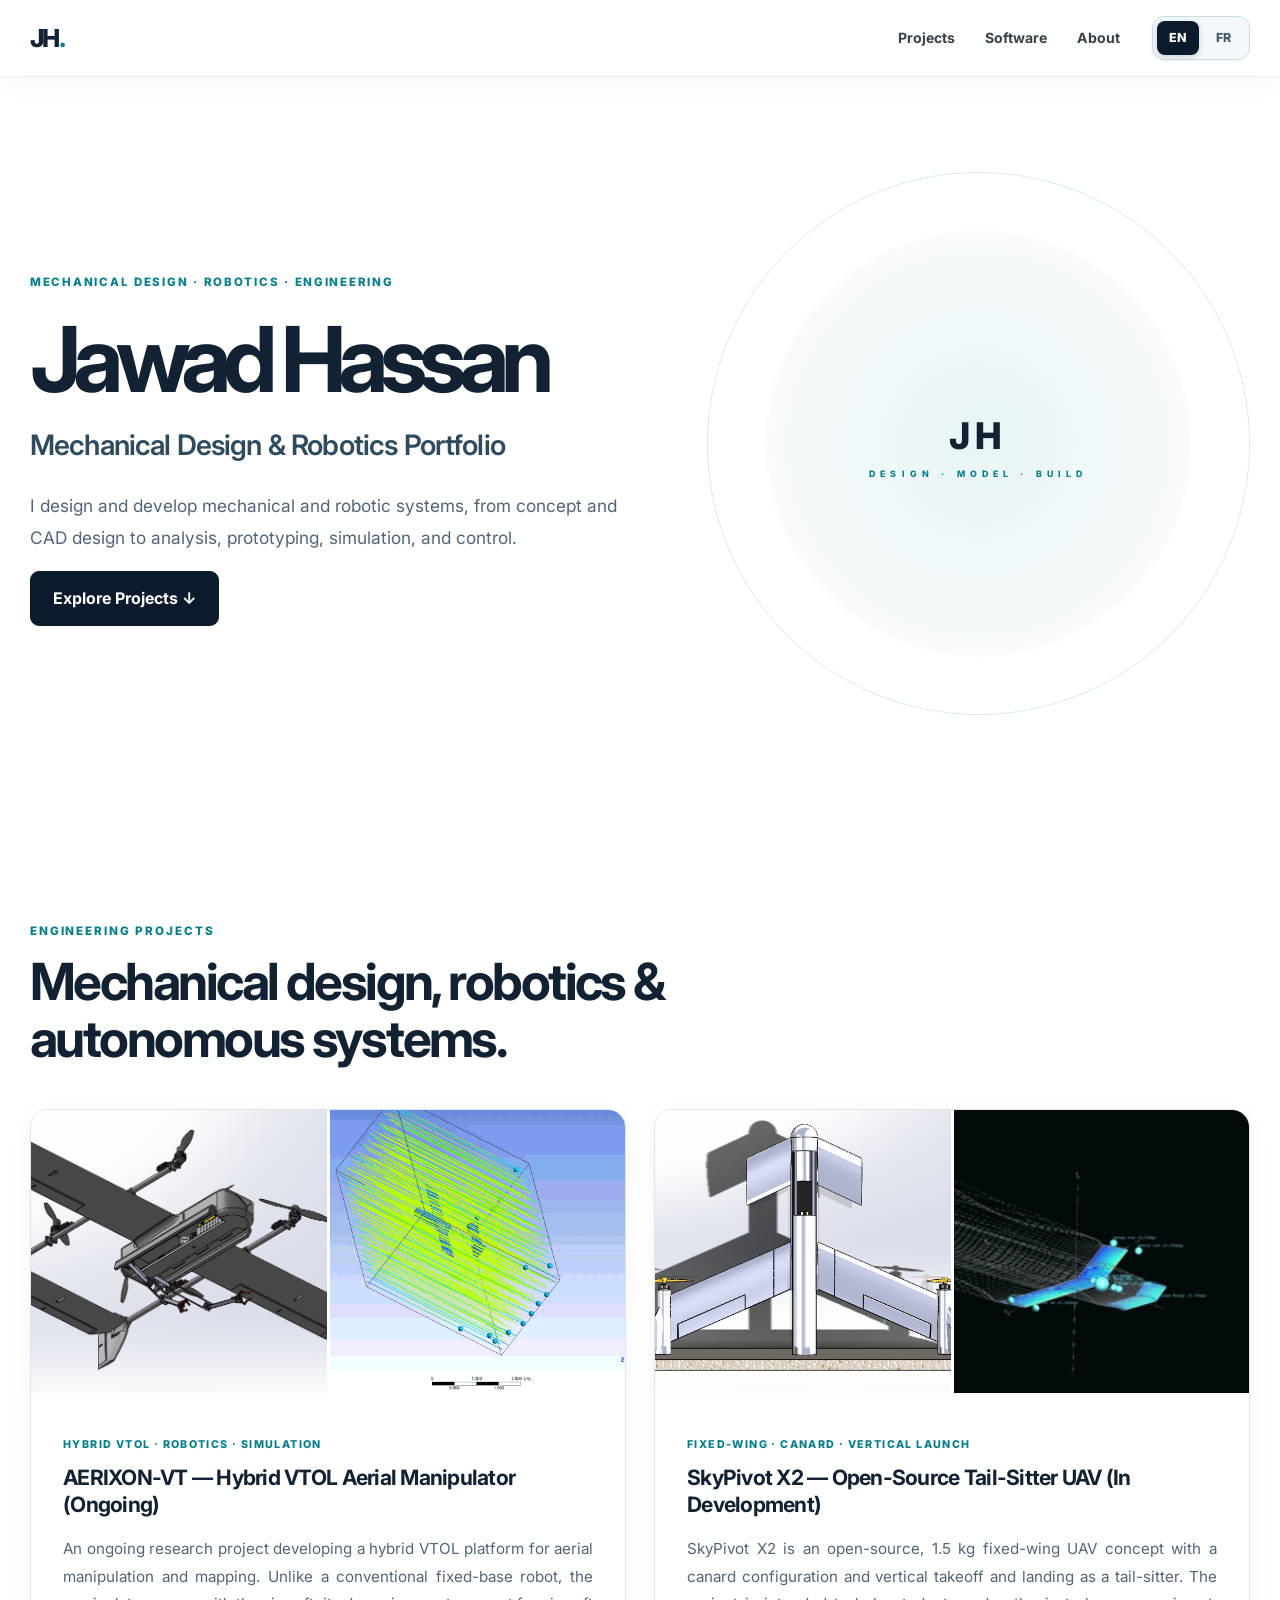
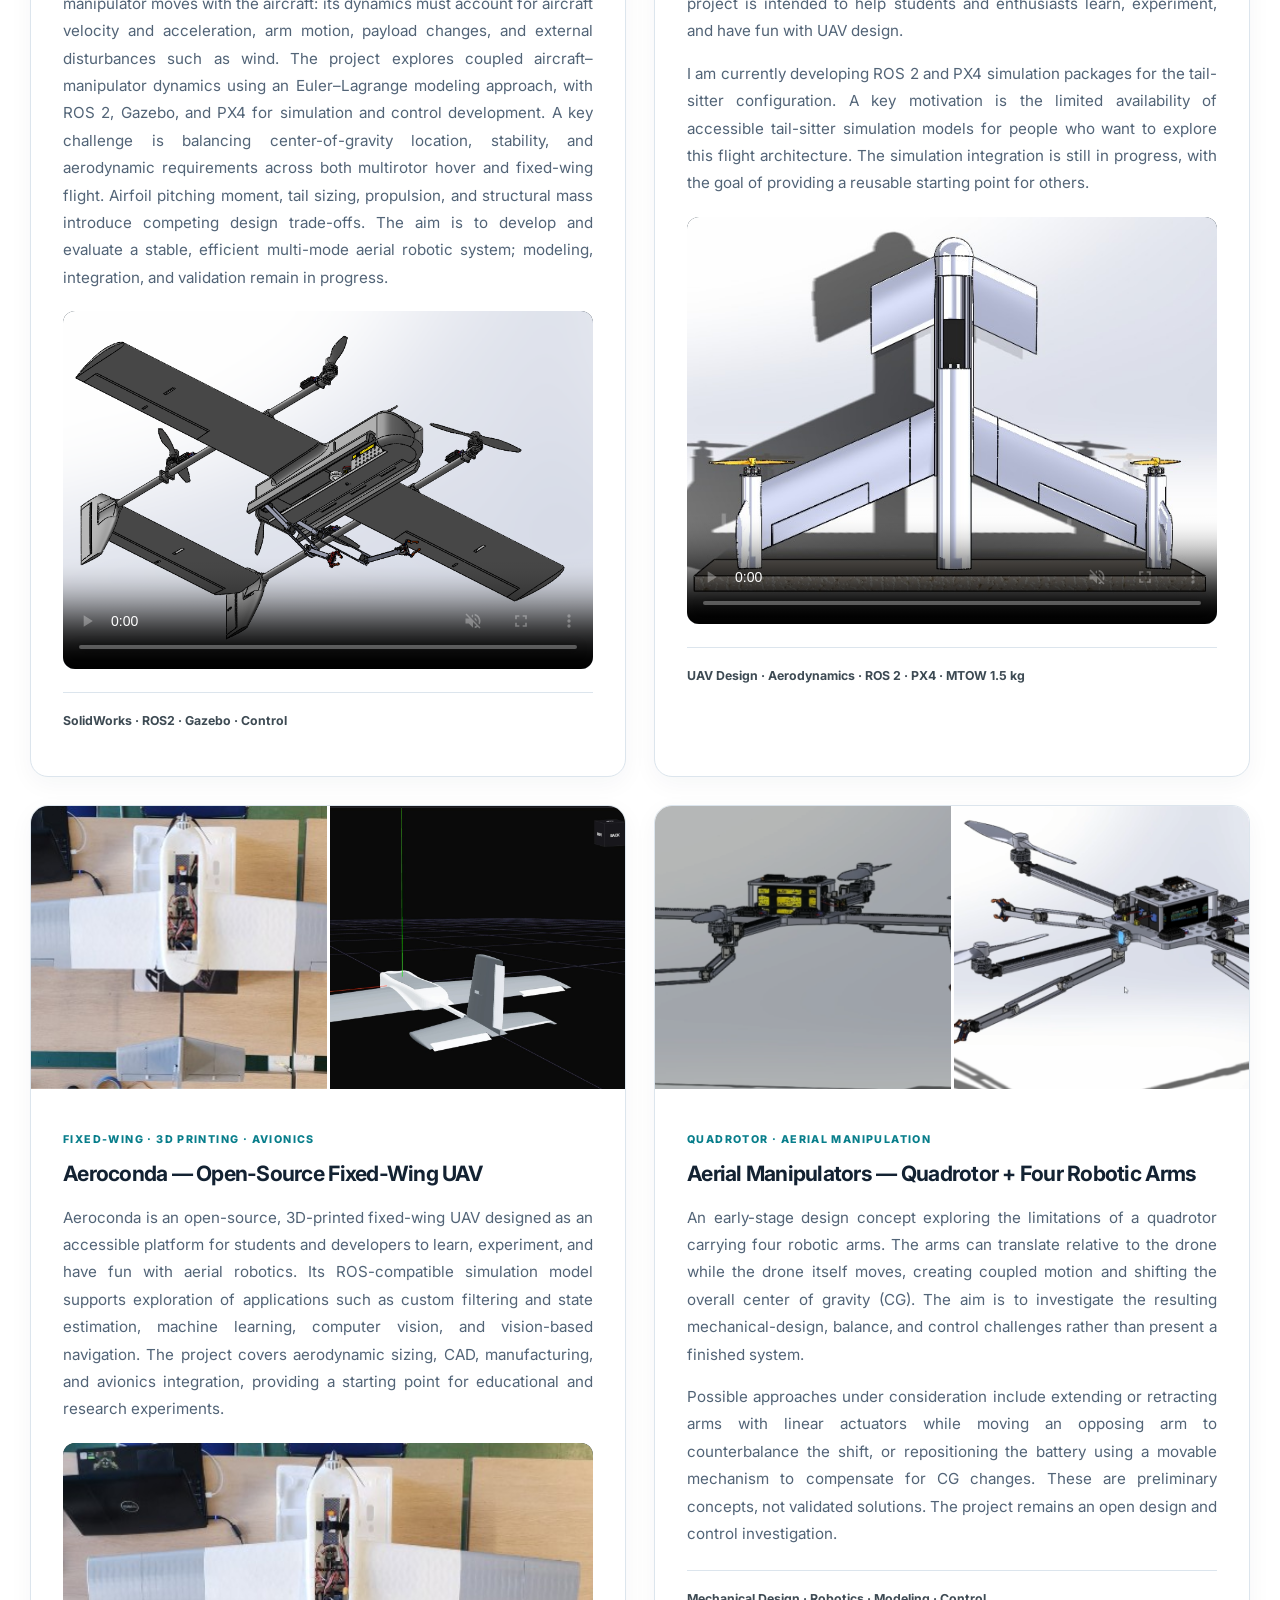
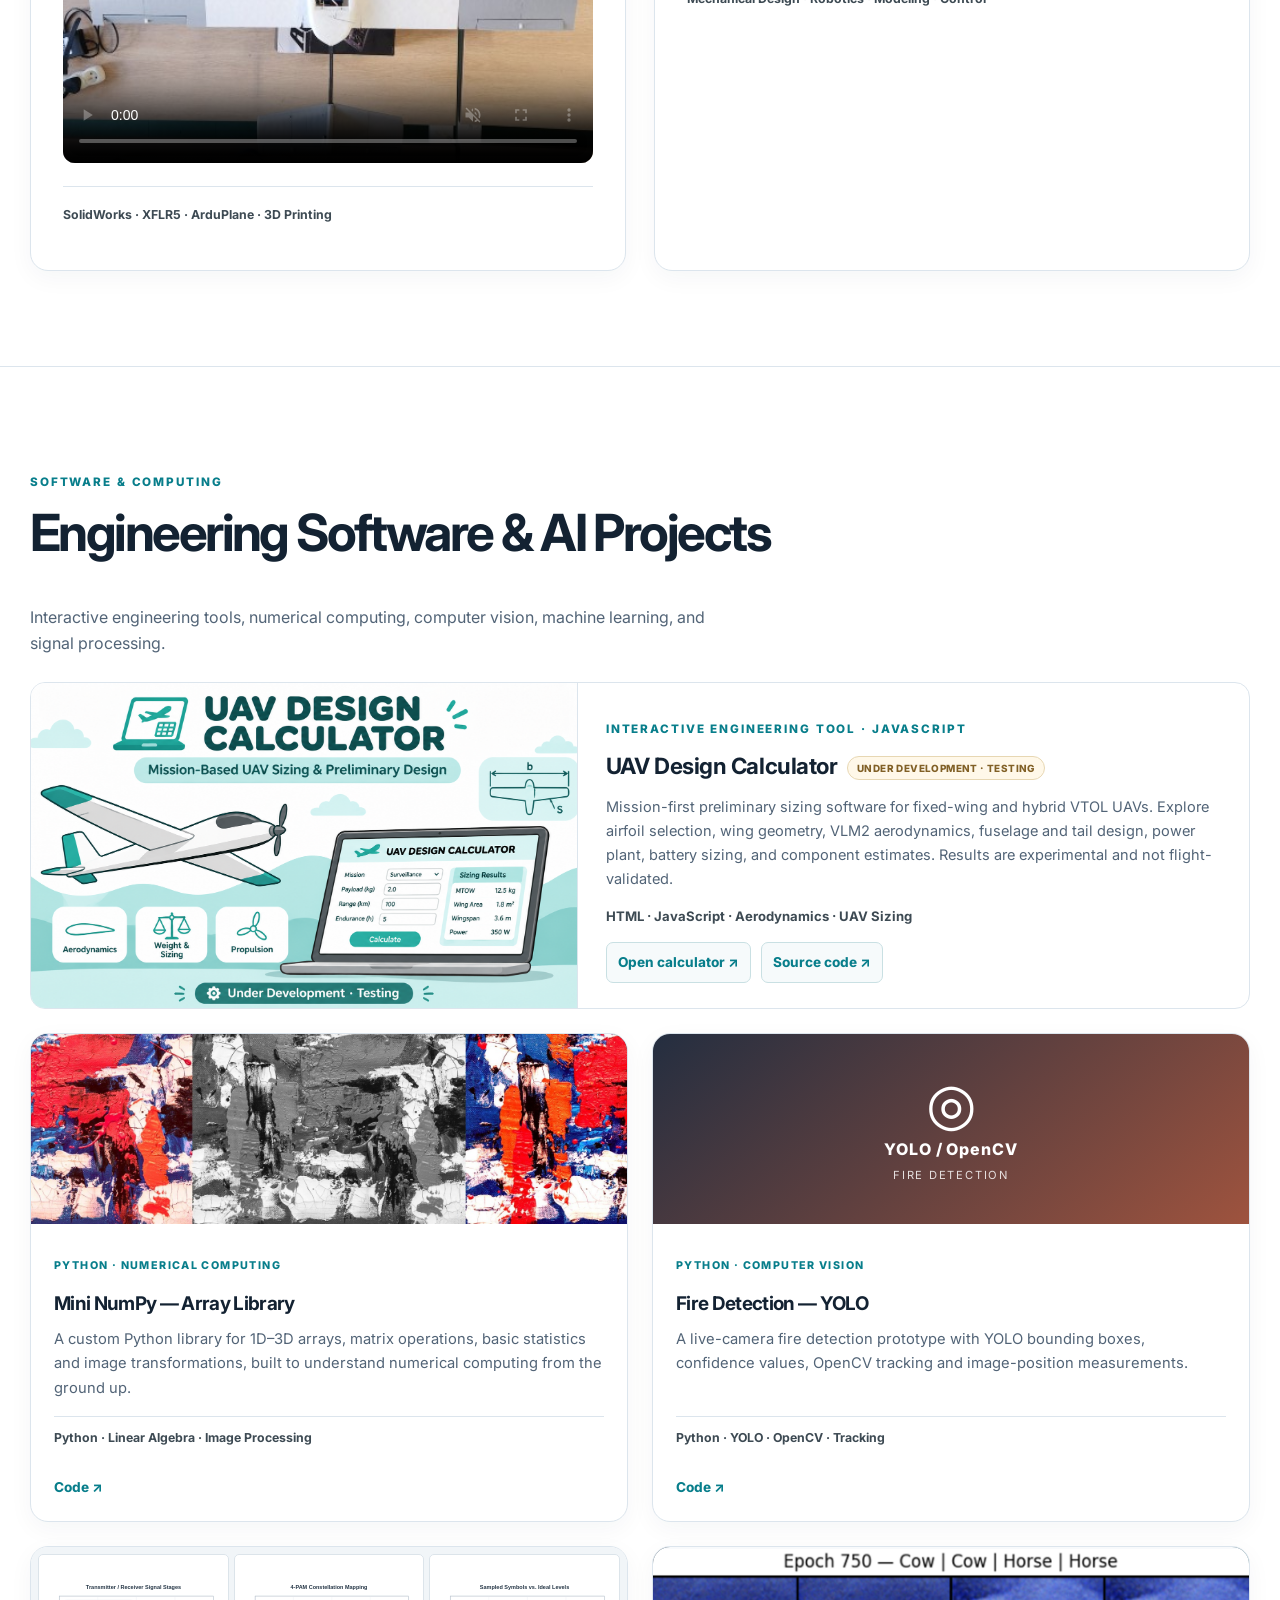
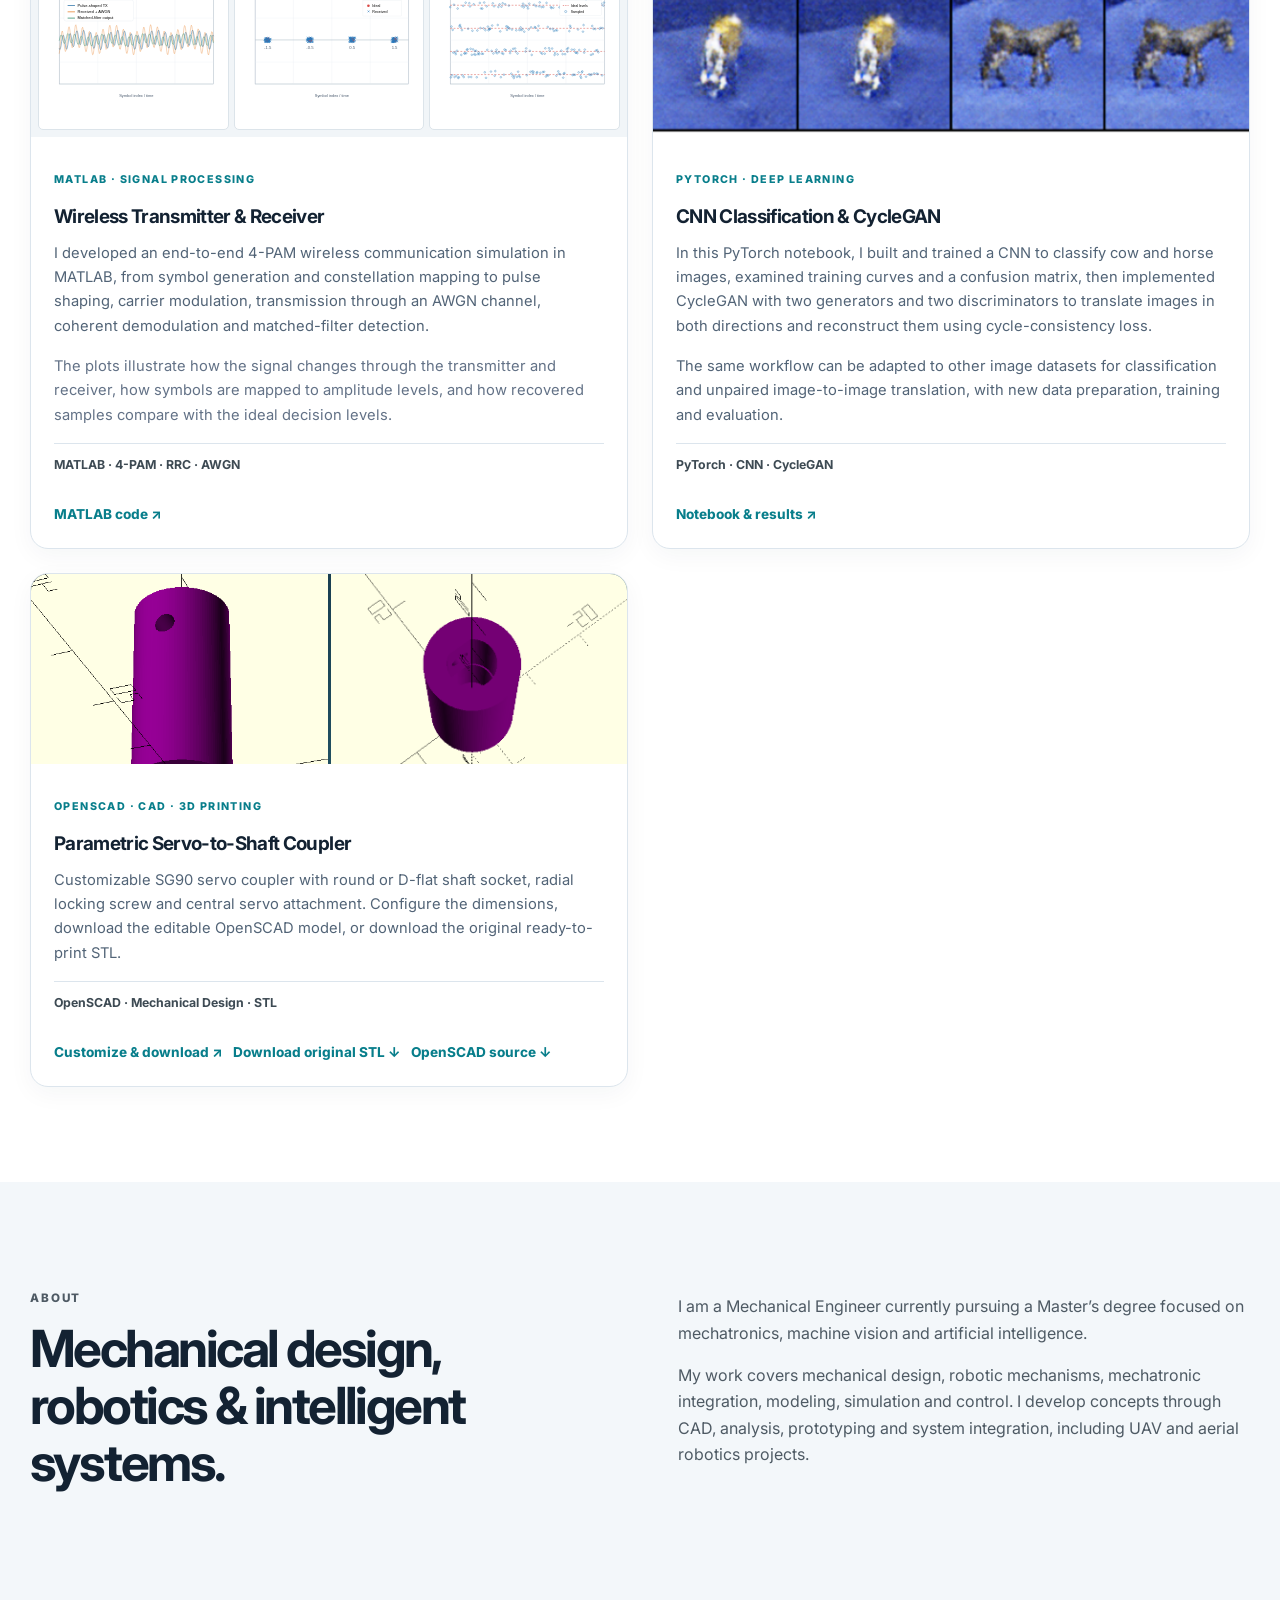
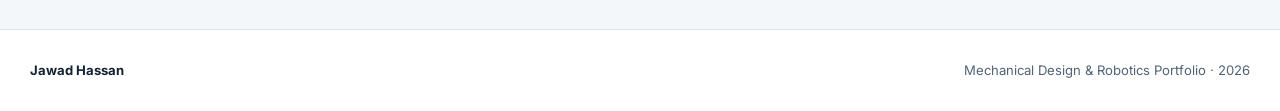
<file: index.html>
<!DOCTYPE html><html lang="en"><head>
<meta name="robots" content="index, follow"><meta charset="UTF-8"><meta name="viewport" content="width=device-width,initial-scale=1"><meta name="description" content="Jawad Hassan — mechanical engineering, UAV design, aerial robotics, ROS 2 and PX4 simulation portfolio."><title>Jawad Hassan | Mechanical Design & Robotics</title><link rel="preconnect" href="https://fonts.googleapis.com"><link rel="preconnect" href="https://fonts.gstatic.com" crossorigin><link href="https://fonts.googleapis.com/css2?family=Inter:wght@400;500;600;700;800&display=swap" rel="stylesheet"><link rel="alternate" hreflang="en" href="index.html"><link rel="alternate" hreflang="fr" href="fr.html"><link rel="stylesheet" href="style.css?v=uav-uploaded-image-1"></head><body>
<header class="nav-wrap"><nav class="nav container"><a class="brand" href="#home">JH<span>.</span></a><div class="nav-links"><a href="#projects">Projects</a><a href="#software">Software</a><a href="#about">About</a></div><div class="nav-controls"><div class="lang-switch" role="group" aria-label="Site language"><a href="index.html" lang="en" aria-current="page">EN</a><a href="fr.html" lang="fr">FR</a></div><button class="menu-btn" aria-label="Open navigation" aria-expanded="false">☰</button></div></nav></header>
<main><section id="home" class="hero container"><div><p class="eyebrow">MECHANICAL DESIGN · ROBOTICS · ENGINEERING</p><h1>Jawad Hassan</h1><h2>Mechanical Design &amp; Robotics Portfolio</h2><p class="lead">I design and develop mechanical and robotic systems, from concept and CAD design to analysis, prototyping, simulation, and control.</p><a class="btn" href="#projects">Explore Projects ↓</a></div><div class="hero-mark">JH<span>DESIGN · MODEL · BUILD</span></div></section>
<section id="projects" class="section"><div class="container"><p class="kicker">ENGINEERING PROJECTS</p><h2>Mechanical design, robotics &amp; autonomous systems.</h2><div class="projects-grid">
<article class="card"><div class="media media-pair"><img class="project-image" tabindex="0" src="AERIXON-VT.png" alt="AERIXON-VT aircraft design"><img class="project-image" tabindex="0" src="aervt%20gif.gif" alt="AERIXON-VT CFD flow visualization"></div><div class="body"><p class="tags">HYBRID VTOL · ROBOTICS · SIMULATION</p><h3>AERIXON-VT — Hybrid VTOL Aerial Manipulator (Ongoing)</h3><p>An ongoing research project developing a hybrid VTOL platform for aerial manipulation and mapping. Unlike a conventional fixed-base robot, the manipulator moves with the aircraft: its dynamics must account for aircraft velocity and acceleration, arm motion, payload changes, and external disturbances such as wind. The project explores coupled aircraft–manipulator dynamics using an Euler–Lagrange modeling approach, with ROS 2, Gazebo, and PX4 for simulation and control development. A key challenge is balancing center-of-gravity location, stability, and aerodynamic requirements across both multirotor hover and fixed-wing flight. Airfoil pitching moment, tail sizing, propulsion, and structural mass introduce competing design trade-offs. The aim is to develop and evaluate a stable, efficient multi-mode aerial robotic system; modeling, integration, and validation remain in progress.</p><div class="project-video"><video controls playsinline muted loop preload="metadata" poster="AERIXON-VT.png" style="display:block;width:100%;height:auto;border-radius:8px"><source src="aer_vt.mp4" type="video/mp4">Your browser does not support this video.</video></div><p class="tools">SolidWorks · ROS2 · Gazebo · Control</p></div></article>
<article class="card"><div class="media media-pair"><img class="project-image" tabindex="0" src="SkyPivot X2.jpg" alt="SkyPivot X2 aircraft design"><img class="project-image" tabindex="0" src="b4rzwz.gif" alt="SkyPivot X2 animated visualization"></div><div class="body"><p class="tags">FIXED-WING · CANARD · VERTICAL LAUNCH</p><h3>SkyPivot X2 — Open-Source Tail-Sitter UAV (In Development)</h3><p>SkyPivot X2 is an open-source, 1.5 kg fixed-wing UAV concept with a canard configuration and vertical takeoff and landing as a tail-sitter. The project is intended to help students and enthusiasts learn, experiment, and have fun with UAV design.</p><p>I am currently developing ROS 2 and PX4 simulation packages for the tail-sitter configuration. A key motivation is the limited availability of accessible tail-sitter simulation models for people who want to explore this flight architecture. The simulation integration is still in progress, with the goal of providing a reusable starting point for others.</p><div class="project-video"><video controls playsinline muted loop preload="metadata" poster="SkyPivot X2.jpg" aria-label="SkyPivot X2 simulation video"><source src="Recording%202026-10-31%20190449.mp4" type="video/mp4">Your browser does not support this video.</video></div><p class="tools">UAV Design · Aerodynamics · ROS 2 · PX4 · MTOW 1.5 kg</p></div></article>
<article class="card"><div class="media media-pair"><img class="project-image" tabindex="0" src="Aeroconda real.jpg" alt="Aeroconda real UAV"><img class="project-image" tabindex="0" src="Aeroconda urdf.jpg" alt="Aeroconda URDF model"></div><div class="body"><p class="tags">FIXED-WING · 3D PRINTING · AVIONICS</p><h3>Aeroconda — Open-Source Fixed-Wing UAV</h3><p>Aeroconda is an open-source, 3D-printed fixed-wing UAV designed as an accessible platform for students and developers to learn, experiment, and have fun with aerial robotics. Its ROS-compatible simulation model supports exploration of applications such as custom filtering and state estimation, machine learning, computer vision, and vision-based navigation. The project covers aerodynamic sizing, CAD, manufacturing, and avionics integration, providing a starting point for educational and research experiments.</p><div class="project-video"><video controls playsinline muted loop preload="metadata" poster="Aeroconda real.jpg" aria-label="Aeroconda UAV demonstration"><source src="aercondagif.mp4" type="video/mp4">Your browser does not support video. <a href="aercondagif.mp4">Watch the Aeroconda video</a>.</video></div><p class="tools">SolidWorks · XFLR5 · ArduPlane · 3D Printing</p></div></article>
<article class="card"><div class="media media-pair"><img class="project-image" tabindex="0" src="aerial manipulators 1.png" alt="Aerial manipulators view 1"><img class="project-image" tabindex="0" src="aerial manipulators 2.png" alt="Aerial manipulators view 2"></div><div class="body"><p class="tags">QUADROTOR · AERIAL MANIPULATION</p><h3>Aerial Manipulators — Quadrotor + Four Robotic Arms</h3><p>An early-stage design concept exploring the limitations of a quadrotor carrying four robotic arms. The arms can translate relative to the drone while the drone itself moves, creating coupled motion and shifting the overall center of gravity (CG). The aim is to investigate the resulting mechanical-design, balance, and control challenges rather than present a finished system.</p><p>Possible approaches under consideration include extending or retracting arms with linear actuators while moving an opposing arm to counterbalance the shift, or repositioning the battery using a movable mechanism to compensate for CG changes. These are preliminary concepts, not validated solutions. The project remains an open design and control investigation.</p><p class="tools">Mechanical Design · Robotics · Modeling · Control</p></div></article>
</div></div></section>
<section id="software" class="section software-section"><div class="container"><p class="kicker">SOFTWARE &amp; COMPUTING</p><h2>Engineering Software &amp; AI Projects</h2><p class="software-intro">Interactive engineering tools, numerical computing, computer vision, machine learning, and signal processing.</p><article class="card uav-calculator-feature" id="uav-calculator"><div class="uav-calculator-graphic"><img class="uav-calculator-feature-image" src="UAV%20Design%20Calculator%20Infographic.png" alt="UAV Design Calculator cartoon illustration" loading="lazy"/></div><div class="uav-calculator-info"><p class="tags">INTERACTIVE ENGINEERING TOOL · JAVASCRIPT</p><h3>UAV Design Calculator <span class="uav-beta-tag">UNDER DEVELOPMENT · TESTING</span></h3><p>Mission-first preliminary sizing software for fixed-wing and hybrid VTOL UAVs. Explore airfoil selection, wing geometry, VLM2 aerodynamics, fuselage and tail design, power plant, battery sizing, and component estimates. Results are experimental and not flight-validated.</p><p class="tools">HTML · JavaScript · Aerodynamics · UAV Sizing</p><div class="software-card-links"><a href="uav-design-calculator/" target="_blank" rel="noopener noreferrer">Open calculator ↗</a><a href="https://github.com/Jawadhassan270/jawad_hassan.github.io/blob/main/uav-design-calculator/index.html" target="_blank" rel="noopener noreferrer">Source code ↗</a></div></div></article>
<div class="software-project-grid">
<article class="card software-project-card" id="mini-numpy"><div class="media"><img class="project-image" tabindex="0" loading="lazy" src="mini-numpy/images/combined-filters.svg" alt="Image transformations made with the Mini NumPy array library"></div><div class="body"><p class="tags">PYTHON · NUMERICAL COMPUTING</p><h3>Mini NumPy — Array Library</h3><p>A custom Python library for 1D–3D arrays, matrix operations, basic statistics and image transformations, built to understand numerical computing from the ground up.</p><p class="tools">Python · Linear Algebra · Image Processing</p><div class="software-card-links"><a href="https://github.com/Jawadhassan270/jawad_hassan.github.io/tree/main/mini-numpy" target="_blank" rel="noopener noreferrer">Code ↗</a></div></div></article>
<article class="card software-project-card" id="fire-vision"><div class="media software-visual software-visual-fire"><span class="software-visual-icon" aria-hidden="true">◎</span><span>YOLO / OpenCV</span><small>FIRE DETECTION</small></div><div class="body"><p class="tags">PYTHON · COMPUTER VISION</p><h3>Fire Detection — YOLO</h3><p>A live-camera fire detection prototype with YOLO bounding boxes, confidence values, OpenCV tracking and image-position measurements.</p><p class="tools">Python · YOLO · OpenCV · Tracking</p><div class="software-card-links"><a href="https://github.com/Jawadhassan270/jawad_hassan.github.io/tree/main/fire-vision-yolo" target="_blank" rel="noopener noreferrer">Code ↗</a></div></div></article>
<article class="card software-project-card" id="wireless-link"><div class="media wireless-plot-previews"><img class="project-image" tabindex="0" loading="lazy" src="wireless-plots/transmitter-receiver-waveforms.svg" alt="Signal waveform stages representing transmitter and receiver"><img class="project-image" tabindex="0" loading="lazy" src="wireless-plots/constellation-mapping.svg" alt="4-PAM constellation mapping preview"><img class="project-image" tabindex="0" loading="lazy" src="wireless-plots/sampled-symbols.svg" alt="Sampled symbol values versus ideal levels preview"></div><div class="body"><p class="tags">MATLAB · SIGNAL PROCESSING</p><h3>Wireless Transmitter &amp; Receiver</h3><p>I developed an end-to-end 4-PAM wireless communication simulation in MATLAB, from symbol generation and constellation mapping to pulse shaping, carrier modulation, transmission through an AWGN channel, coherent demodulation and matched-filter detection.</p><p class="wireless-preview-note">The plots illustrate how the signal changes through the transmitter and receiver, how symbols are mapped to amplitude levels, and how recovered samples compare with the ideal decision levels.</p><p class="tools">MATLAB · 4-PAM · RRC · AWGN</p><div class="software-card-links"><a href="https://github.com/Jawadhassan270/jawad_hassan.github.io/blob/main/wireless-transmitter-receiver/wireless_transmitter_receiver.m" target="_blank" rel="noopener noreferrer">MATLAB code ↗</a></div></div></article>
<article class="card software-project-card" id="cow-horse-ml"><div class="media"><img class="project-image" tabindex="0" loading="lazy" src="gan_cnn.png" alt="CNN classification and CycleGAN project image"></div><div class="body"><p class="tags">PYTORCH · DEEP LEARNING</p><h3>CNN Classification &amp; CycleGAN</h3><p>In this PyTorch notebook, I built and trained a CNN to classify cow and horse images, examined training curves and a confusion matrix, then implemented CycleGAN with two generators and two discriminators to translate images in both directions and reconstruct them using cycle-consistency loss.</p><p>The same workflow can be adapted to other image datasets for classification and unpaired image-to-image translation, with new data preparation, training and evaluation.</p><p class="tools">PyTorch · CNN · CycleGAN</p><div class="software-card-links"><a href="https://github.com/Jawadhassan270/jawad_hassan.github.io/tree/main/cow-horse-cyclegan" target="_blank" rel="noopener noreferrer">Notebook &amp; results ↗</a></div></div></article>
<article class="card software-project-card" id="servo-coupler"><div class="media media-pair"><img class="project-image" tabindex="0" loading="lazy" src="SERVO%20TOP.png" alt="Servo shaft coupler CAD — top view"><img class="project-image" tabindex="0" loading="lazy" src="SERVO_FRONT.png" alt="Servo shaft coupler CAD — front view"></div><div class="body"><p class="tags">OPENSCAD · CAD · 3D PRINTING</p><h3>Parametric Servo-to-Shaft Coupler</h3><p>Customizable SG90 servo coupler with round or D-flat shaft socket, radial locking screw and central servo attachment. Configure the dimensions, download the editable OpenSCAD model, or download the original ready-to-print STL.</p><p class="tools">OpenSCAD · Mechanical Design · STL</p><div class="software-card-links"><a href="servo-coupler.html">Customize & download ↗</a><a href="Custom%20Servo%20Shaft%20Coupler.stl" download="Custom Servo Shaft Coupler.stl">Download original STL ↓</a><a href="servo-shaft-coupler/servo_shaft_coupler.scad" download>OpenSCAD source ↓</a></div></div></article></div></div></section>
<section id="about" class="section alt"><div class="container split"><div><p class="kicker">ABOUT</p><h2>Mechanical design, robotics & intelligent systems.</h2></div><div><p>I am a Mechanical Engineer currently pursuing a Master’s degree focused on mechatronics, machine vision and artificial intelligence.</p><p>My work covers mechanical design, robotic mechanisms, mechatronic integration, modeling, simulation and control. I develop concepts through CAD, analysis, prototyping and system integration, including UAV and aerial robotics projects.</p></div></div></section>
</main>
<footer><div class="container"><strong>Jawad Hassan</strong><span>Mechanical Design & Robotics Portfolio · 2026</span></div></footer><script src="script.js" defer></script><div class="lightbox" id="imageLightbox" aria-hidden="true"><button class="lightbox-close" type="button" aria-label="Close image">&times;</button><img class="lightbox-image" alt=""></div>
</body></html>
</file>
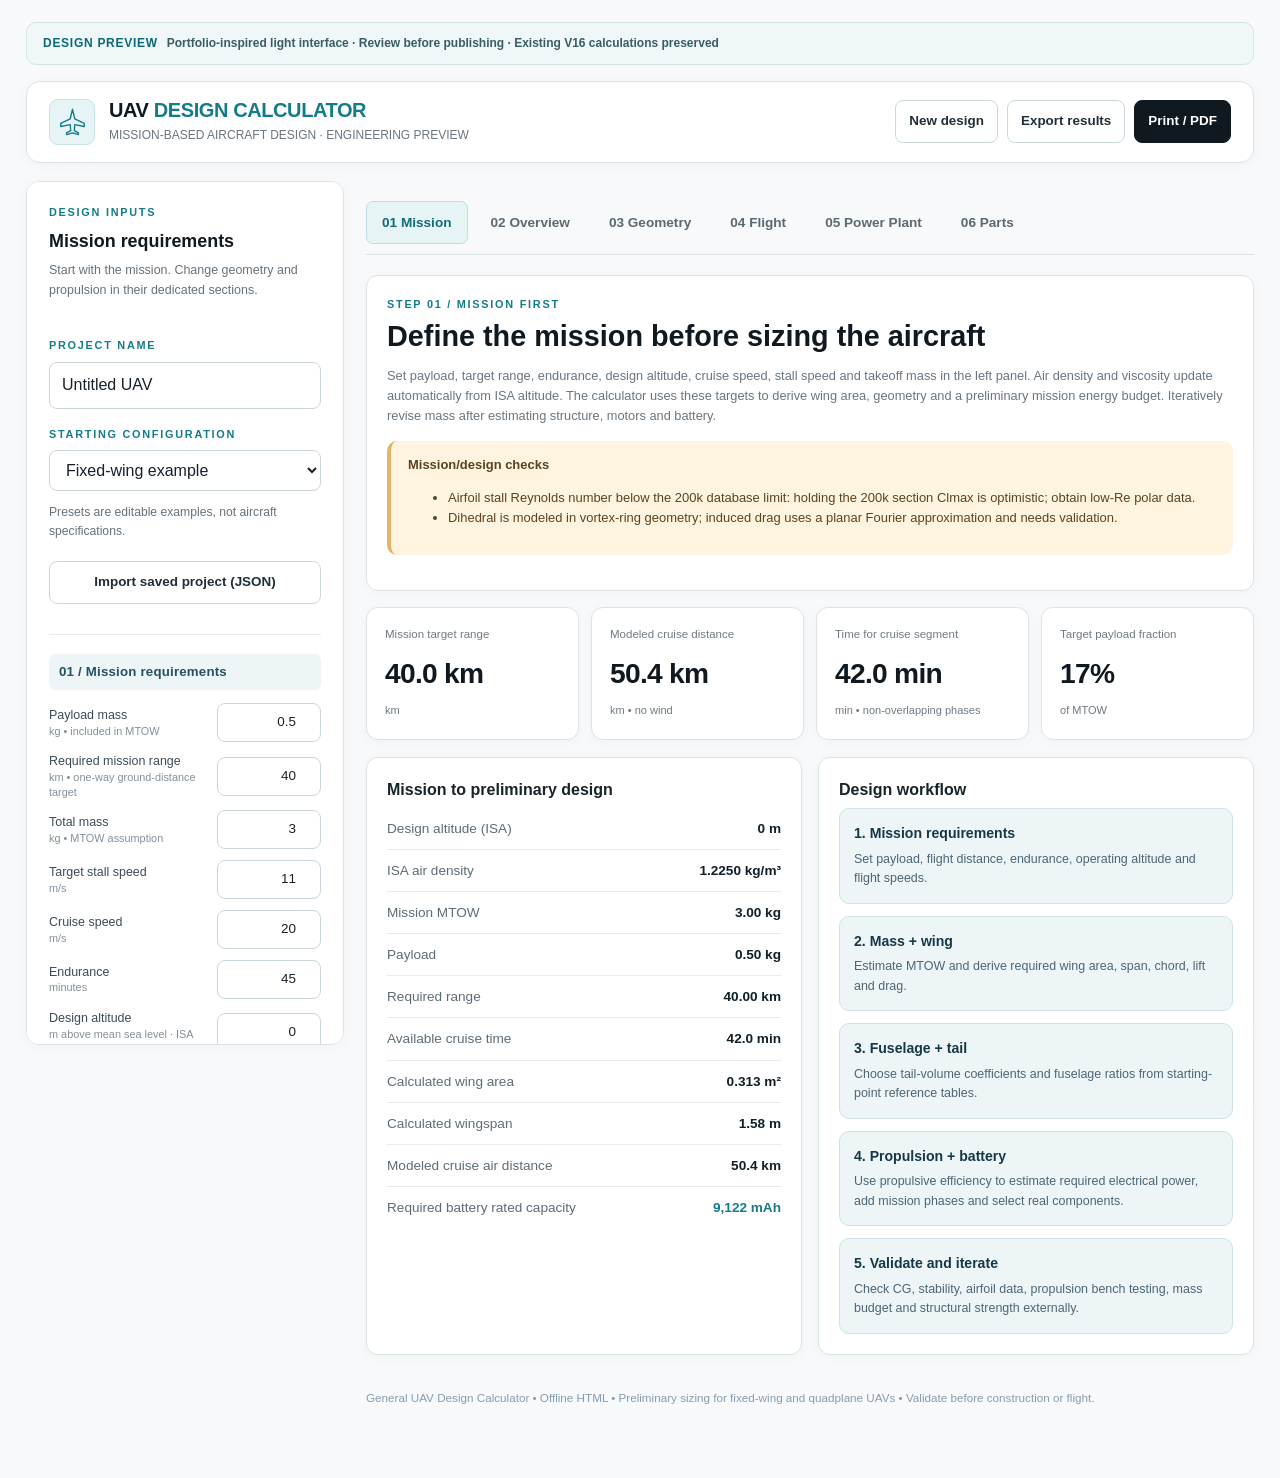
<file: uav-design-calculator/index.html>
<!DOCTYPE html>

<html lang="en"><head><meta charset="utf-8"/><meta content="width=device-width, initial-scale=1" name="viewport"/><meta content="light" name="color-scheme"/><title>UAV Calculator — Approved Workflow Box Update</title><style>
:root{--bg:#0b1220;--panel:#121d2e;--panel2:#17253a;--border:#293b51;--ink:#edf4fb;--muted:#99aabd;--teal:#55dbc8;--blue:#7fb7ff;--amber:#f4bc71;--red:#ff9191;--radius:15px}*{box-sizing:border-box}body{margin:0;background:var(--bg);color:var(--ink);font-family:Inter,ui-sans-serif,system-ui,Segoe UI,Arial,sans-serif;line-height:1.55}button,input,select{font:inherit}button{cursor:pointer}.app{max-width:1530px;margin:auto;padding:28px 26px 60px}.top{display:flex;align-items:center;justify-content:space-between;gap:20px;margin-bottom:24px}.logo{width:46px;height:46px;background:linear-gradient(135deg,#3ad9c3,#2d6dba);border-radius:13px;display:grid;place-items:center;font-weight:850;color:#071421;letter-spacing:-2px}.brand{display:flex;align-items:center;gap:14px}.brand h1{font-size:1.25rem;line-height:1.1;letter-spacing:.045em;margin:0}.brand p{margin:5px 0 0;color:var(--muted);font-size:.75rem}.actions{display:flex;gap:9px;flex-wrap:wrap;justify-content:flex-end}.btn{border:1px solid var(--border);color:var(--ink);padding:10px 13px;border-radius:10px;background:#19273b;font-size:.84rem}.btn:hover{border-color:var(--teal)}.btn.primary{background:var(--teal);color:#082324;font-weight:750;border-color:var(--teal)}.layout{display:grid;grid-template-columns:318px minmax(0,1fr);gap:22px;align-items:start}.sidebar{position:sticky;top:18px;background:var(--panel);border:1px solid var(--border);border-radius:var(--radius);padding:22px;max-height:calc(100vh - 36px);overflow:auto}.smallcap{font-size:.68rem;color:var(--teal);font-weight:850;letter-spacing:.16em;text-transform:uppercase}.sidebar h2{font-size:1.12rem;margin:8px 0 5px}.sub{font-size:.78rem;color:var(--muted);margin:0 0 20px}.fieldset{padding-top:19px;margin-top:18px;border-top:1px solid var(--border)}.fieldset h3{margin:0 0 13px;font-size:.83rem;color:#c8d7e5;letter-spacing:.015em}.field{display:grid;grid-template-columns:1fr 104px;align-items:center;gap:10px;margin:11px 0}.field label{font-size:.78rem;color:#c3d0de;line-height:1.35}.field label small{display:block;color:#8196ad;font-size:.68rem}.field input{width:100%;background:#0b1625;color:#fff;border:1px solid #354961;border-radius:8px;padding:8px 9px;text-align:right;font-size:.84rem;min-width:0}.field input:focus{outline:1px solid var(--teal);border-color:var(--teal)}.wide{grid-column:1/-1}.note{color:var(--muted);font-size:.76rem}.main{min-width:0}.hero{background:linear-gradient(118deg,#162d3b,#102136 60%,#112d39);border:1px solid #25576a;border-radius:var(--radius);padding:25px 28px;display:flex;justify-content:space-between;gap:15px}.hero h2{font-size:clamp(1.35rem,2.7vw,2rem);margin:6px 0;letter-spacing:-.035em}.hero p{color:#b9cbd9;margin:4px 0 0;max-width:720px;font-size:.85rem}.hero .mark{font-size:4rem;align-self:center;color:#59d1c8;opacity:.45;line-height:1}.tabs{display:flex;gap:8px;flex-wrap:wrap;margin:20px 0}.tab{padding:10px 15px;border-radius:9px;background:#132034;border:1px solid var(--border);color:var(--muted);font-size:.85rem}.tab.active{background:#214c53;color:#bafff1;border-color:#397f85}.pane{display:none}.pane.active{display:block}.kpis{display:grid;grid-template-columns:repeat(4,minmax(0,1fr));gap:12px;margin-bottom:17px}.metric,.card{background:var(--panel);border:1px solid var(--border);border-radius:var(--radius)}.metric{padding:18px}.metric label{font-size:.72rem;color:#9eafc0;display:block}.metric strong{display:block;font-size:clamp(1.25rem,2.2vw,1.8rem);margin:8px 0 1px;font-weight:760;letter-spacing:-.025em}.metric small{color:#8ea4b9;font-size:.69rem}.cols{display:grid;grid-template-columns:repeat(2,minmax(0,1fr));gap:16px}.card{padding:20px;min-width:0;margin-bottom:16px}.card h3{font-size:1rem;margin:0 0 5px}.card>p{color:var(--muted);font-size:.8rem;margin:2px 0 15px}.result{display:flex;justify-content:space-between;align-items:baseline;gap:16px;padding:10px 0;border-bottom:1px solid #233448;font-size:.85rem}.result:last-child{border-bottom:0}.result span{color:#bac8d6}.result b{font-variant-numeric:tabular-nums;color:#f0f6ff;white-space:nowrap}.result.highlight b{color:var(--teal)}.pill{display:inline-flex;border:1px solid #4c6258;color:#bce5d5;background:#1b3632;padding:6px 10px;border-radius:999px;font-size:.7rem}.pill.warn{border-color:#8a6540;color:#f9d2a4;background:#382c23}.pill.danger{border-color:#994b50;color:#ffc0c5;background:#42262d}.notice{border-left:3px solid var(--amber);background:#302819;padding:14px 17px;color:#e9d4b9;font-size:.81rem;border-radius:3px 10px 10px 3px;margin-bottom:15px}.notice.success{border-left-color:var(--teal);background:#18332f;color:#b4e9dd}.chart{width:100%;height:auto;display:block}.chart text{font-family:inherit;paint-order:stroke;stroke:#f2f8fb;stroke-width:.4px}.table-scroll{overflow:auto}.table{border-collapse:collapse;width:100%;font-size:.8rem}.table th{background:#1b2d42;font-size:.72rem;text-align:left;color:#aac2d6;letter-spacing:.02em}.table td,.table th{padding:11px 12px;border-bottom:1px solid #26394d}.table input{background:#0c1a2b;border:1px solid #35506b;color:var(--ink);padding:7px;border-radius:6px;width:88px;text-align:right}.table td.num{text-align:right;font-variant-numeric:tabular-nums}.table .right{text-align:right}.table tr:hover td{background:#15263a}.money{color:var(--teal);font-weight:800}.mini{font-size:.75rem;color:var(--muted)}.three{display:grid;grid-template-columns:repeat(3,1fr);gap:10px}.stat{background:#19283b;border-radius:10px;padding:14px}.stat small{display:block;color:var(--muted)}.stat b{font-size:1.2rem}.foot{margin-top:18px;color:#879cb1;font-size:.73rem}.callouts{display:grid;gap:10px}.callout{background:#17273a;border:1px solid #324960;padding:14px;border-radius:10px}.callout strong{display:block;font-size:.84rem;margin-bottom:5px}.callout p{font-size:.78rem;color:var(--muted);margin:0}code{background:#0b1b2c;padding:1px 4px;border-radius:4px;color:#9fefdf}@media(max-width:1120px){.layout{grid-template-columns:280px 1fr}.kpis{grid-template-columns:repeat(2,1fr)}}@media(max-width:800px){.app{padding:16px}.layout{display:block}.sidebar{position:static;max-height:none;margin-bottom:17px}.cols{grid-template-columns:1fr}.hero .mark{display:none}.top{align-items:start}.kpis{grid-template-columns:repeat(2,1fr)}}@media(max-width:470px){.kpis{grid-template-columns:1fr 1fr}.metric{padding:12px}.metric strong{font-size:1.25rem}.brand h1{font-size:1.02rem}.actions .btn{padding:8px;font-size:.75rem}.top{flex-direction:column}.three{grid-template-columns:1fr}.tabs{gap:5px}.tab{font-size:.76rem;padding:8px 10px}}@media print{body{background:white;color:black}.sidebar,.tabs,.actions,.foot{display:none}.layout{display:block}.pane{display:block!important;break-before:page}.card,.metric,.hero{border:1px solid #aaa;background:white;color:black;break-inside:avoid}.result b,.card h3,.metric strong{color:black}.result span,.card p,.metric label{color:#444}}

/* Project-specific setup and editable BOM */
.project-controls{display:grid;gap:8px;padding:8px 0 12px}.project-controls input,.project-controls select{width:100%;min-width:0;border:1px solid #354961;border-radius:8px;background:#0b1625;color:#edf4fb;padding:10px 12px}.project-controls label{margin-top:9px}.table input.bom-name{width:205px;text-align:left}.table .bom-remove{padding:3px 9px;color:#ffc0c5;border-color:#673f4a}.table th:last-child{width:45px}#projectName:focus,#preset:focus{outline:2px solid var(--teal)}

/* mission-first additions */
#pane-mission .card>h2{line-height:1.25} .fine{font-size:.78rem;color:#8096a9;line-height:1.6}
.reference-table{font-size:.83rem}.reference-table td{white-space:normal}.btn.tiny{padding:5px 9px;font-size:.72rem}
.quick-search{display:flex;flex-wrap:wrap;gap:8px;margin:12px 0 18px}.quick-search a{border:1px solid #426a7b;border-radius:9px;padding:8px 11px;text-decoration:none;color:#60dfcb;background:#10293d;font-size:.8rem;font-weight:700}
.quick-search a:hover{border-color:#60dfcb}.bom-search{font-size:.78rem;white-space:nowrap;color:#55d8cb;text-decoration:none}.bom-search:hover{text-decoration:underline}
.fieldset h3{position:sticky;top:0;background:#14283a;padding:8px 0;z-index:1}
@media(max-width:690px){.reference-table{min-width:430px}.quick-search{gap:5px}}

.airfoil-select{width:100%;background:#0b1625;color:#f0f7fe;border:1px solid #354961;border-radius:8px;padding:8px 9px;font-size:.84rem}
.airfoil-table th,.airfoil-table td{white-space:nowrap;text-align:right}.airfoil-table th:first-child,.airfoil-table td:first-child{text-align:left}
.formula{background:#0b1a29;border:1px solid #335169;border-radius:10px;padding:13px 16px;color:#cce1f0;font-size:.87rem;margin:13px 0;line-height:1.9}
.badge-inline{display:inline-block;background:#173d45;border:1px solid #2e6770;color:#87e5d6;padding:2px 8px;border-radius:6px;font-size:.7rem}

.airfoil-status{border:1px solid #32717a;border-radius:10px;padding:12px;background:#0b2936;display:flex;flex-direction:column;gap:5px}
.airfoil-status strong{font-size:.8rem;color:#d8ebf2}.airfoil-status span{font-size:1.5rem;font-weight:800;color:#6ce2d4}.airfoil-status small{font-size:.71rem;color:#9eb8c6}

/* Airfoil setup belongs in the Wing Design pane, below the mission inputs. */
#wingAirfoilSetup{margin-bottom:18px;scroll-margin-top:16px}
.airfoil-setup-layout{display:grid;grid-template-columns:minmax(230px,1.05fr) minmax(230px,1fr);gap:20px;align-items:start;margin:20px 0}
.airfoil-large-label{display:block;font-size:.86rem;color:#e1ebf4;font-weight:750;margin-bottom:8px}
.airfoil-large-label small{font-size:.74rem;color:#97abc0;font-weight:400;margin-left:8px}
#wingAirfoilSetup .airfoil-select{height:45px;font-size:.93rem}
#wingAirfoilSetup .field{grid-template-columns:1fr minmax(120px,160px);margin:15px 0 0}
#wingAirfoilSetup .airfoil-status{min-height:112px;justify-content:center}
#wingAirfoilSetup .airfoil-status span{font-size:2rem}
.airfoil-re-explain{padding:16px 18px;background:#0e2131;border:1px solid #2d5061;border-radius:11px;margin:4px 0 16px}
.airfoil-re-explain>strong{font-size:.85rem;color:#9be2d8}
.airfoil-re-explain .formula{margin:10px 0;font-size:.9rem}
.airfoil-re-explain p{font-size:.82rem;color:#a9bfd1;margin:6px 0 0}
@media(max-width:750px){.airfoil-setup-layout{grid-template-columns:1fr}.airfoil-large-label small{display:block;margin-left:0}}

/* Compact information controls for sizing and airfoil reference tables */
.reference-table .info-tip{display:inline-flex;align-items:center;justify-content:center;vertical-align:middle;margin-left:7px;width:18px;height:18px;padding:0;border-radius:50%;border:1px solid #7291ac;background:#223c54;color:#dff8ff;font-size:12px;font-weight:800;line-height:1;cursor:help;position:relative;isolation:isolate}
.reference-table .info-tip:hover,.reference-table .info-tip:focus-visible{border-color:#55dbc8;background:#2b5961;outline:1px solid #55dbc8}
.reference-table .info-tip:is(:hover,:focus-visible)::after{content:attr(data-help);position:absolute;left:50%;bottom:calc(100% + 7px);transform:translateX(-50%);width:max-content;max-width:min(270px,70vw);white-space:normal;text-align:left;padding:9px 11px;border-radius:8px;box-shadow:0 6px 20px #0009;border:1px solid #4b6b7f;background:#0e2235;color:#f0f8ff;font-size:12px;line-height:1.45;font-weight:500;z-index:100;pointer-events:none}
.reference-table td:first-child{overflow:visible}


/* Compact 2D NACA section selection and geometry preview */
#wingAirfoilSetup .airfoil-setup-layout{grid-template-columns:minmax(190px,.7fr) minmax(290px,1.4fr);align-items:center;gap:18px;margin:16px 0 0}
#wingAirfoilSetup .airfoil-selector-panel{align-self:center}
#wingAirfoilSetup .airfoil-large-label{margin-bottom:10px}
#wingAirfoilSetup .airfoil-profile-panel{border:1px solid #2e5261;border-radius:11px;background:#101e30;padding:10px;min-width:0}
#wingAirfoilSetup .airfoil-profile-caption{display:flex;justify-content:space-between;gap:10px;font-size:.72rem;font-weight:750;letter-spacing:.07em;color:#b5ccda;margin:0 0 8px}
#wingAirfoilSetup .airfoil-profile-caption span{color:#70e3da}
#wingAirfoilSetup #airfoilProfile{width:100%;height:auto;display:block}
@media(max-width:760px){#wingAirfoilSetup .airfoil-setup-layout{grid-template-columns:1fr}}

/* Control-surface ratios and live sizing */
.control-input-title{color:#a9e3da;margin:16px 0 4px;padding-top:8px;border-top:1px solid #294054;font-size:.9rem}
.control-reference-table th,.control-reference-table td{white-space:normal;min-width:90px}
.control-surface-results{display:grid;grid-template-columns:repeat(3,minmax(0,1fr));gap:12px;margin-top:19px}
.control-surface-result{border:1px solid #31465a;background:#102034;border-radius:10px;padding:14px;min-width:0}
.control-surface-result h4{font-size:1rem;margin:0 0 9px;color:#84eadb}
.control-surface-result .result{gap:8px;padding:6px 0;font-size:.82rem}
.control-surface-result .result span{min-width:0}
.control-surface-result .result b{white-space:nowrap}
.control-check{font-size:.76rem;color:#f1c28b;margin:10px 0 0;line-height:1.5}
@media(max-width:920px){.control-surface-results{grid-template-columns:1fr}}
.preview-subhead{font-size:.9rem;font-weight:700;color:#c4d9ea;margin:19px 0 8px}.geometry-previews .card svg{max-width:100%}
/* Geometry fields stay readable even in narrow sidebars */
.fieldset .control-input-title{font-size:.77rem;color:#72e0d0;margin:18px 0 10px}

/* Version 16: mission-first, six-tab organization */
.design-controls-card{margin-bottom:16px}
.design-input-grid{display:grid;grid-template-columns:repeat(2,minmax(0,1fr));gap:20px;align-items:start}
.design-input-group{margin:0;padding:0;border-top:0;min-width:0}
.design-input-group h3{font-size:.94rem;color:var(--teal);margin:0 0 14px}
.design-input-group .field{grid-template-columns:minmax(0,1fr) minmax(100px,145px);gap:12px}
.design-input-group .field label{font-size:.82rem}
.design-input-group .field input{width:100%}
.design-input-group .control-input-title{margin:19px 0 10px;color:var(--ink)}
.design-input-group p.fine{margin:0 0 15px}
#pane-powerplant .design-input-group{display:grid;grid-template-columns:repeat(2,minmax(0,1fr));gap:0 22px}
#pane-powerplant .design-input-group>h3{grid-column:1/-1}
#pane-powerplant .design-input-group .field{margin:8px 0}
@media(max-width:1100px){.design-input-grid{grid-template-columns:1fr}#pane-powerplant .design-input-group{grid-template-columns:1fr}}
@media(max-width:650px){.design-input-group .field{grid-template-columns:1fr;gap:5px}.design-input-group .field input{text-align:left}#pane-powerplant .design-input-group{grid-template-columns:1fr}}

/* PORTFOLIO-INSPIRED FRONT END — APPROVAL PREVIEW. ENGINEERING SCRIPT UNCHANGED. */
:root{--bg:#f7f9fa;--panel:#fff;--panel2:#f4f7f8;--border:#dce3e7;--ink:#101820;--muted:#66727c;--teal:#147b8b;--blue:#2b8291;--amber:#a56b25;--red:#b84b4b;--radius:13px}
html{color-scheme:light}body{background:var(--bg);color:var(--ink);font-family:Inter,Arial,sans-serif}
.app{max-width:1450px;padding:22px 26px 60px}
.top{background:#fff;border:1px solid var(--border);border-radius:14px;padding:17px 22px;margin-bottom:18px;box-shadow:0 2px 14px #152a3508}
.logo{border-radius:9px;background:#e7f4f5;color:#147b8b;border:1px solid #c8e1e4;box-shadow:none;display:grid;place-items:center}
.logo svg{display:block}
.brand h1{color:#101820;font-weight:820;letter-spacing:-.02em}.brand h1 span{color:#147b8b!important}
.brand p{color:#697680}.smallcap{color:#147b8b}
.preview-only{display:flex;align-items:center;gap:9px;flex-wrap:wrap;margin:0 0 16px;border:1px solid #d4e3e6;border-radius:10px;background:#eff7f8;color:#385d65;padding:11px 16px;font-size:12px;font-weight:600}
.preview-only strong{letter-spacing:.06em;color:#0d6976}
.btn{background:#fff;color:#202f37;border:1px solid #ccd8dc;border-radius:8px;font-weight:650}
.btn:hover{border-color:var(--teal);background:#f0f7f8}.btn.primary{background:#101820;color:white;border-color:#101820}
.btn.primary:hover{background:#147b8b;border-color:#147b8b}
.sidebar{background:#fff;box-shadow:0 2px 14px #152a3508;border:1px solid var(--border);border-radius:13px}
.sidebar h2{color:#101820}.sub,.note{color:#66727c}
.fieldset{border-top:1px solid #e6ecee}.fieldset h3{color:#344953}
.field label,.design-input-group .field label{color:#3b4d57}.field label small{color:#829199}
.field input,.field select,.design-input-group input,.project-controls input,.project-controls select,select,input[type=number],input[type=text]{background:#fff!important;color:#17212a!important;border:1px solid #cad6dc!important;border-radius:8px!important}
.field input:focus,select:focus,input:focus{outline:2px solid #b5dde3;outline-offset:0;border-color:#147b8b!important}
.main{min-width:0}
.hero{background:#fff;border:1px solid var(--border);border-radius:13px;padding:26px 30px;box-shadow:0 2px 12px #152a3508}
.hero h2{color:#101820;font-size:clamp(1.5rem,3vw,2.3rem)}.hero p{color:#66727c}.hero .mark{color:#147b8b;opacity:.15}
.tabs{border-bottom:1px solid #dce3e7;padding-bottom:10px;gap:7px}
.tab{background:transparent;color:#5b6972;border:1px solid transparent;border-radius:7px;font-weight:650}
.tab:hover{background:#edf5f6;color:#147b8b}.tab.active{background:#e7f4f5;color:#116c7a;border:1px solid #bddde1}
.metric,.card,.control-surface-result{background:#fff;border:1px solid #dce3e7;box-shadow:0 2px 13px #1e394308;border-radius:12px}
.metric label,.metric small{color:#6f7c84}.metric strong{color:#101820}
.card h3{color:#17242a}.card>p{color:#697680}.card h4{color:#233842}
.result{border-bottom:1px solid #e7edef}.result span{color:#5d6d76}.result b{color:#102028}
.design-input-group h3,.control-input-title,.fieldset .control-input-title{color:#147b8b}
.airfoil-large-label,#wingAirfoilSetup .airfoil-large-label{color:#193742}
.airfoil-large-label small{color:#758993}
#wingAirfoilSetup .airfoil-profile-panel,.airfoil-re-explain{background:#f5fafb;border:1px solid #d3e5e9}
#wingAirfoilSetup .airfoil-profile-caption{color:#506a73}#wingAirfoilSetup .airfoil-profile-caption span{color:#147b8b}
.airfoil-re-explain>strong,.control-surface-result h4{color:#147b8b}.airfoil-re-explain p{color:#66727c}
.control-surface-result{background:#f9fbfb;border-color:#dce3e7}.control-input-title{border-color:#dce3e7}
.reference-table .info-tip{background:#edf6f7;border-color:#a9cdd4;color:#147b8b}
.reference-table .info-tip:hover,.reference-table .info-tip:focus-visible{background:#d9eef1;border-color:#147b8b}
.reference-table .info-tip:is(:hover,:focus-visible)::after{background:#fff;color:#15242b;border-color:#c5d7db;box-shadow:0 8px 22px #15364224}
.preview-subhead{color:#3b5965}
/* Invert old dark containers and badges into the portfolio's light-card system */
.project-controls{color:#40525d}
.project-controls .smallcap{color:#147b8b}
table{color:#192d35}table th{background:#edf4f5!important;color:#36505a!important;border-color:#dce3e7!important}table td{background:#fff!important;color:#33454f!important;border-color:#e4ecef!important}
input[type=range]{accent-color:#147b8b}
/* Panel backgrounds and legacy dark text colors */
.mini,.hint,.fine,.muted,.footnote{color:#637782}
@media(max-width:780px){.app{padding:12px}.top{align-items:flex-start;flex-direction:column;padding:16px}.actions{justify-content:flex-start}.hero{padding:21px}.preview-only{font-size:11px}}

/* Readability corrections for the light interface — approval preview only */
.table input,
.table input.bom-name,
.table input[type="url"],
input[type="url"],
.airfoil-select {
    background: #ffffff !important;
    color: #172630 !important;
    border: 1px solid #c5d6df !important;
    border-radius: 8px;
    caret-color: #147b8b;
}
.table input::placeholder,
input[type="url"]::placeholder,
input[type="text"]::placeholder {
    color: #647985 !important;
    opacity: 1;
}
.table input:focus,
input[type="url"]:focus {
    outline: 2px solid #98cdd6 !important;
    outline-offset: 0;
    border-color: #147b8b !important;
}
.fieldset h3 {
    background: #edf5f6 !important;
    color: #245261 !important;
    padding: 8px 10px;
    border-radius: 7px;
}
.design-input-group h3 {
    background: transparent !important;
    padding: 0;
}
.table .bom-remove {
    color: #a83f4d;
    border-color: #e0b8bf;
    background: #fff6f7;
}


/* ===== Review fixes: clearer charts, links, and notes ===== */
.notice{
    background:#fff4df !important;
    color:#5d4320 !important;
    border-left:4px solid #e1b56a !important;
    border-radius:10px !important;
}
.notice.success{
    background:#eaf7f4 !important;
    color:#1f5a56 !important;
    border-left-color:#55bfae !important;
}
.quick-search a,
#quickSearch a{
    background:#ffffff !important;
    color:#147b8b !important;
    border:1px solid #b9d8dc !important;
    font-weight:700 !important;
    box-shadow:none !important;
}
.quick-search a:hover,
#quickSearch a:hover{
    background:#eef8f8 !important;
    border-color:#147b8b !important;
}
.fine{
    color:#5e7483 !important;
}
#vlmSpanChart{
    background:#f4f8fb !important;
    border:1px solid #d4e1ea;
}
.chart text{
    stroke:none !important;
}


/* Approved fix: clearer workflow boxes */
.callouts{
    gap: 12px !important;
}
.callout{
    background: #eef5f7 !important;
    border: 1px solid #cfe0e7 !important;
    color: #223744 !important;
    box-shadow: none !important;
}
.callout strong{
    color: #153847 !important;
    font-size: .88rem !important;
}
.callout p{
    color: #4d6574 !important;
}

</style></head><body><div class="app"><div class="preview-only"><strong>DESIGN PREVIEW</strong><span>Portfolio-inspired light interface · Review before publishing · Existing V16 calculations preserved</span></div>
<header class="top"><div class="brand"><div class="logo" aria-label="Aircraft symbol"><svg xmlns="http://www.w3.org/2000/svg" viewBox="0 0 64 64" width="29" height="29" aria-hidden="true"><path d="M32 5L37 26L58 36L58 43L37 39L36 52L45 57L45 61L32 57L19 61L19 57L28 52L27 39L6 43L6 36L27 26Z" fill="none" stroke="currentColor" stroke-width="3" stroke-linejoin="round"/></svg></div><div><h1>UAV <span style="color:var(--teal)">DESIGN CALCULATOR</span></h1><p>MISSION-BASED AIRCRAFT DESIGN · ENGINEERING PREVIEW</p></div></div><div class="actions"><button class="btn" id="resetBtn">New design</button><button class="btn" id="downloadBtn">Export results</button><button class="btn primary" id="printBtn">Print / PDF</button></div></header>
<div class="layout"><aside class="sidebar"><div class="smallcap">Design inputs</div><h2>Mission requirements</h2><p class="sub">Start with the mission. Change geometry and propulsion in their dedicated sections.</p>
<div class="project-controls"><label class="smallcap" for="projectName">Project name</label><input id="projectName" maxlength="100" placeholder="My UAV concept" type="text" value="Untitled UAV"/><label class="smallcap" for="preset">Starting configuration</label><select id="preset"><option value="fixed">Fixed-wing example</option><option value="hybrid">Hybrid VTOL example</option></select><p class="note" style="margin:4px 0 0">Presets are editable examples, not aircraft specifications.</p><button class="btn" id="loadBtn" style="width:100%;margin-top:12px" type="button">Import saved project (JSON)</button><input accept=".json,application/json" hidden="" id="importFile" type="file"/></div>
<div class="fieldset"><h3>01 / Mission requirements</h3><div class="field"><label for="payload">Payload mass <small>kg • included in MTOW</small></label><input id="payload" min="0" step="0.1" type="number"/></div>
<div class="field"><label for="rangeTarget">Required mission range <small>km • one-way ground-distance target</small></label><input id="rangeTarget" min="0" step="1" type="number"/></div>
<div class="field"><label for="mass">Total mass <small>kg • MTOW assumption</small></label><input id="mass" min="0.1" step="0.1" type="number"/></div>
<div class="field"><label for="stall">Target stall speed <small>m/s</small></label><input id="stall" min="0.1" step="0.1" type="number"/></div>
<div class="field"><label for="cruise">Cruise speed <small>m/s</small></label><input id="cruise" min="0.1" step="0.1" type="number"/></div>
<div class="field"><label for="endurance">Endurance <small>minutes</small></label><input id="endurance" min="0" step="5" type="number"/></div>
<div class="field"><label for="altitude">Design altitude <small>m above mean sea level · ISA standard atmosphere</small></label><input id="altitude" max="20000" min="0" step="100" type="number"/></div>
<div class="field"><label for="rho">Calculated air density <small>kg/m³ · automatic</small></label><input aria-readonly="true" id="rho" readonly="" step="any" type="number"/><small class="fine">Automatically calculated from altitude; used in wing sizing, lift, drag and power.</small></div></div>



</aside>
<main class="main"><nav aria-label="Sections" class="tabs"><button class="tab active" data-pane="mission">01 Mission</button><button class="tab" data-pane="overview">02 Overview</button><button class="tab" data-pane="geometry">03 Geometry</button><button class="tab" data-pane="flight">04 Flight</button><button class="tab" data-pane="powerplant">05 Power Plant</button><button class="tab" data-pane="bom">06 Parts</button></nav>
<section class="pane active" id="pane-mission">
<div class="card"><div class="smallcap">STEP 01 / MISSION FIRST</div><h2 style="margin:6px 0 12px;font-size:1.8rem">Define the mission before sizing the aircraft</h2><p>Set payload, target range, endurance, design altitude, cruise speed, stall speed and takeoff mass in the left panel. Air density and viscosity update automatically from ISA altitude. The calculator uses these targets to derive wing area, geometry and a preliminary mission energy budget. Iteratively revise mass after estimating structure, motors and battery.</p><div class="notice" id="missionAlerts"></div></div>
<div class="kpis"><div class="metric"><label>Mission target range</label><strong id="mTarget">—</strong><small>km</small></div><div class="metric"><label>Modeled cruise distance</label><strong id="mDistance">—</strong><small>km • no wind</small></div><div class="metric"><label>Time for cruise segment</label><strong id="mCruiseTime">—</strong><small>min • non-overlapping phases</small></div><div class="metric"><label>Target payload fraction</label><strong id="mPayload">—</strong><small>of MTOW</small></div></div>
<div class="cols"><div class="card"><h3>Mission to preliminary design</h3><div id="missionResults"></div></div><div class="card"><h3>Design workflow</h3><div class="callouts"><div class="callout"><strong>1. Mission requirements</strong><p>Set payload, flight distance, endurance, operating altitude and flight speeds.</p></div><div class="callout"><strong>2. Mass + wing</strong><p>Estimate MTOW and derive required wing area, span, chord, lift and drag.</p></div><div class="callout"><strong>3. Fuselage + tail</strong><p>Choose tail-volume coefficients and fuselage ratios from starting-point reference tables.</p></div><div class="callout"><strong>4. Propulsion + battery</strong><p>Use propulsive efficiency to estimate required electrical power, add mission phases and select real components.</p></div><div class="callout"><strong>5. Validate and iterate</strong><p>Check CG, stability, airfoil data, propulsion bench testing, mass budget and structural strength externally.</p></div></div></div></div></section><section class="pane" id="pane-overview"><div class="kpis"><div class="metric"><label>Wing span</label><strong id="kSpan">—</strong><small>computed wing geometry</small></div><div class="metric"><label>Required wing area</label><strong id="kArea">—</strong><small>m²</small></div><div class="metric"><label>Estimated cruise power</label><strong id="kPower">—</strong><small>W drag-based estimate</small></div><div class="metric"><label>Estimated range</label><strong id="kRange">—</strong><small>km at entered speed / endurance</small></div></div>
<div class="notice" id="checks"></div><div class="cols"><div class="card"><h3>Wing planform — top view</h3><p>Quarter-chord sweep and mounting X offset are drawn to scale within this view.</p><svg aria-label="Wing geometry top view" class="chart" id="wingSVG" viewbox="0 0 530 240"><rect fill="#f2f8fb" height="240" rx="10" width="530" x="0" y="0"></rect><line stroke="#b3c6d3" stroke-dasharray="5 6" x1="265" x2="265" y1="15" y2="225"></line><polygon fill="#a2dadd" fill-opacity=".7" id="wingShape" points="" stroke="#147b8b" stroke-width="2"></polygon><text fill="#3a5568" font-size="13" id="wingCap" x="14" y="220"></text></svg></div><div class="card"><h3>Wing front view</h3><p>Dihedral and vertical mounting offset; dimensions in meters.</p><svg aria-label="Live front view of wing dihedral and mounting offset" class="chart" id="wingFrontSVG" role="img" viewbox="0 0 530 240"></svg></div><div class="card"><h3>Mission snapshot</h3><p>Key sizing values calculated from current inputs.</p><div id="overviewResults"></div></div></div>
<div class="cols geometry-previews">
<div class="card"><h3>Fuselage profile</h3><p>Dimensioned side-view concept based on the current fuselage length, diameter and tail-cone ratio.</p>
<svg aria-label="Live dimensioned fuselage side profile" class="chart" id="fuselageSVG" role="img" viewbox="0 0 530 240"></svg>
<p class="fine">Illustrative axisymmetric body; nose, cabin and tail-cone shaping are not structural or aerodynamic validation.</p>
</div>
<div class="card"><h3>Tail planform</h3><p>Live horizontal-tail top view and vertical-fin side view, calculated using the tail-volume inputs.</p>
<svg aria-label="Live dimensioned horizontal and vertical tail preview" class="chart" id="tailSVG" role="img" viewbox="0 0 530 240"></svg><h4 class="preview-subhead">Tail front view</h4><svg aria-label="Live front view of horizontal-tail dihedral and vertical-fin cant" class="chart" id="tailFrontSVG" role="img" viewbox="0 0 530 240"></svg>
<p class="fine">Horizontal-tail sweep, dihedral and offsets and vertical-fin sweep, cant and offsets are previewed; final stability, control and interference require validation.</p>
</div>
</div>
<div class="card"><h3>Power versus cruise speed</h3><p>Simplified parasite + induced drag model across speed. This is aerodynamic power, not motor electrical draw.</p><svg aria-label="Power required as a function of cruise velocity" class="chart" id="powerChart" role="img" viewbox="0 0 750 245"></svg></div></section>
<section class="pane" id="pane-geometry"><div class="card" id="wingAirfoilSetup"><div class="smallcap">02 / WING DESIGN</div><h3>NACA airfoil</h3>
<div class="airfoil-setup-layout">
<div class="airfoil-selector-panel"><label class="airfoil-large-label" for="airfoil">Select 2D NACA section</label>
<select class="airfoil-select" id="airfoil"><option value="naca2412">NACA 2412</option><option value="naca0012">NACA 0012</option><option value="naca2410">NACA 2410</option><option value="naca2415">NACA 2415</option><option value="naca4412">NACA 4412</option></select>
</div>
<div class="airfoil-profile-panel"><div class="airfoil-profile-caption">2D AIRFOIL PROFILE <span id="airfoilProfileName">NACA 2412</span></div>
<svg aria-label="Live 2D NACA airfoil cross-section profile" id="airfoilProfile" role="img" viewbox="0 0 600 185"></svg></div>
</div>
</div><div class="card design-controls-card"><h3>Aircraft geometry — editable parameters</h3><p>Define wing, fuselage and tail geometry here. Results and drawings update automatically.</p><div class="design-input-grid"><div class="fieldset design-input-group"><h3>Main wing geometry</h3>
<div class="field"><label for="ar">Wing aspect ratio <small>dimensionless</small></label><input id="ar" min="1" step="0.1" type="number"/></div>
<div class="field"><label for="taper">Wing taper ratio <small>tip / root</small></label><input id="taper" min="0.05" step="0.05" type="number"/></div><div class="field"><label for="wingSweep">Wing sweep <small>degrees · quarter-chord line, aft positive</small></label><input id="wingSweep" max="45" min="-30" step="0.5" type="number"/></div>
<div class="field"><label for="wingDihedral">Wing dihedral <small>degrees · tips up positive</small></label><input id="wingDihedral" max="20" min="-15" step="0.5" type="number"/></div>
<div class="field"><label for="wingXOffset">Wing X offset <small>m · from 35% fuselage length reference</small></label><input id="wingXOffset" max="2" min="-2" step="0.01" type="number"/></div>
<div class="field"><label for="wingZOffset">Wing Z offset <small>m · from fuselage centerline</small></label><input id="wingZOffset" max="2" min="-2" step="0.01" type="number"/></div>
</div><div class="fieldset design-input-group"><h3>Fuselage &amp; tail geometry</h3>
<div class="field"><label for="fuseRatio">Fuselage / span <small>design ratio</small></label><input id="fuseRatio" min="0.1" step="0.05" type="number"/></div>
<div class="field"><label for="fuseSlender">Fuselage L / D <small>slenderness</small></label><input id="fuseSlender" min="1" step="0.5" type="number"/></div>
<div class="field"><label for="tailArmRatio">Tail arm / fuselage <small>design ratio</small></label><input id="tailArmRatio" min="0.1" step="0.01" type="number"/></div>
<div class="field"><label for="vh">Horizontal tail volume <small>Vh</small></label><input id="vh" min="0.01" step="0.05" type="number"/></div>
<div class="field"><label for="vv">Vertical tail volume <small>Vv</small></label><input id="vv" min="0.001" step="0.005" type="number"/></div><h4 class="control-input-title">Horizontal stabilizer geometry</h4>
<div class="field"><label for="htSweep">Horizontal tail sweep <small>degrees · quarter chord, aft positive</small></label><input id="htSweep" max="45" min="-30" step="0.5" type="number"/></div>
<div class="field"><label for="htDihedral">Horizontal tail dihedral <small>degrees · tips up positive</small></label><input id="htDihedral" max="20" min="-15" step="0.5" type="number"/></div>
<div class="field"><label for="htXOffset">Horizontal tail X offset <small>m · from nominal tail station (wing + tail arm)</small></label><input id="htXOffset" max="2" min="-2" step="0.01" type="number"/></div>
<div class="field"><label for="htZOffset">Horizontal tail Z offset <small>m · from fuselage centerline</small></label><input id="htZOffset" max="2" min="-2" step="0.01" type="number"/></div>
<h4 class="control-input-title">Vertical stabilizer geometry</h4>
<div class="field"><label for="vtSweep">Vertical fin sweep <small>degrees · leading-edge line, aft positive</small></label><input id="vtSweep" max="55" min="-30" step="0.5" type="number"/></div>
<div class="field"><label for="vtCant">Vertical fin cant <small>degrees · outward from vertical</small></label><input id="vtCant" max="25" min="0" step="0.5" type="number"/></div>
<div class="field"><label for="vtXOffset">Vertical fin X offset <small>m · from nominal tail station (wing + tail arm)</small></label><input id="vtXOffset" max="2" min="-2" step="0.01" type="number"/></div>
<div class="field"><label for="vtZOffset">Vertical fin Z offset <small>m · from fuselage centerline</small></label><input id="vtZOffset" max="2" min="-2" step="0.01" type="number"/></div><div class="field"><label for="tailConeRatio">Tail-cone length / fuselage diameter <small>design ratio</small></label><input id="tailConeRatio" min="0" step=".1" type="number"/></div><div class="field"><label for="tailConeAngle">Tail-cone half-angle <small>degrees • geometric input</small></label><input id="tailConeAngle" max="40" min="0" step="1" type="number"/></div></div></div></div><div class="card design-controls-card"><h3>Control surface geometry</h3><div class="fieldset design-input-group"><h3>Control surfaces</h3><p class="fine">Editable starting ratios from the Excel control-surface reference table. Area and geometric ratios are checked independently.</p><h4 class="control-input-title">Aileron</h4><div class="field"><label for="ailArea">Area ratio <small>0.03–0.12 · control area / parent surface area</small></label><input id="ailArea" max="1" min="0.01" step="0.01" type="number"/></div><div class="field"><label for="ailSpan">Span ratio <small>0.20–0.40 · control span / parent surface span</small></label><input id="ailSpan" max="1" min="0.01" step="0.01" type="number"/></div><div class="field"><label for="ailChord">Chord ratio <small>0.15–0.30 · control chord / parent surface chord</small></label><input id="ailChord" max="1" min="0.01" step="0.01" type="number"/></div><div class="field"><label for="ailNeg">Negative deflection <small>degrees · magnitude</small></label><input id="ailNeg" max="90" min="0" step="1" type="number"/></div><div class="field"><label for="ailPos">Positive deflection <small>degrees · magnitude</small></label><input id="ailPos" max="90" min="0" step="1" type="number"/></div><h4 class="control-input-title">Elevator</h4><div class="field"><label for="eleArea">Area ratio <small>0.15–0.40 · control area / parent surface area</small></label><input id="eleArea" max="1" min="0.01" step="0.01" type="number"/></div><div class="field"><label for="eleSpan">Span ratio <small>0.80–1.00 · control span / parent surface span</small></label><input id="eleSpan" max="1" min="0.01" step="0.01" type="number"/></div><div class="field"><label for="eleChord">Chord ratio <small>0.20–0.40 · control chord / parent surface chord</small></label><input id="eleChord" max="1" min="0.01" step="0.01" type="number"/></div><div class="field"><label for="eleNeg">Negative deflection <small>degrees · magnitude</small></label><input id="eleNeg" max="90" min="0" step="1" type="number"/></div><div class="field"><label for="elePos">Positive deflection <small>degrees · magnitude</small></label><input id="elePos" max="90" min="0" step="1" type="number"/></div><h4 class="control-input-title">Rudder</h4><div class="field"><label for="rudArea">Area ratio <small>0.15–0.35 · control area / parent surface area</small></label><input id="rudArea" max="1" min="0.01" step="0.01" type="number"/></div><div class="field"><label for="rudSpan">Span ratio <small>0.70–1.00 · control span / parent surface span</small></label><input id="rudSpan" max="1" min="0.01" step="0.01" type="number"/></div><div class="field"><label for="rudChord">Chord ratio <small>0.15–0.40 · control chord / parent surface chord</small></label><input id="rudChord" max="1" min="0.01" step="0.01" type="number"/></div><div class="field"><label for="rudNeg">Negative deflection <small>degrees · magnitude</small></label><input id="rudNeg" max="90" min="0" step="1" type="number"/></div><div class="field"><label for="rudPos">Positive deflection <small>degrees · magnitude</small></label><input id="rudPos" max="90" min="0" step="1" type="number"/></div></div></div>
<div class="cols"><div class="card"><h3>Wing sizing from airfoil + mission &amp; VLM2</h3><div id="wingResults"></div></div><div class="card"><h3>Fuselage &amp; tails</h3><p>Conventional tail-volume estimates based on wing span and MAC.</p><div id="tailResults"></div></div></div><div class="card" id="airfoilDatabaseCard"><div class="smallcap">AIRFOIL DATABASE / SECTION POLARS</div><h3>NACA stall polar &amp; VLM2 finite-wing analysis</h3><div class="table-scroll"><table class="table reference-table airfoil-table"><thead><tr><th>Airfoil <button aria-label="Information: NACA airfoil section identifier." class="info-tip" data-help="NACA airfoil section identifier." title="NACA airfoil section identifier." type="button">i</button></th><th>cₗ,max @ Re 200k <button aria-label="Information: Approximate 2D maximum section lift coefficient at Reynolds number 200,000, not whole-wing CLmax." class="info-tip" data-help="Approximate 2D maximum section lift coefficient at Reynolds number 200,000, not whole-wing CLmax." title="Approximate 2D maximum section lift coefficient at Reynolds number 200,000, not whole-wing CLmax." type="button">i</button></th><th>@ 1M <button aria-label="Information: Approximate 2D maximum lift coefficient at Reynolds number 1,000,000." class="info-tip" data-help="Approximate 2D maximum lift coefficient at Reynolds number 1,000,000." title="Approximate 2D maximum lift coefficient at Reynolds number 1,000,000." type="button">i</button></th><th>@ 5M <button aria-label="Information: Approximate 2D maximum lift coefficient at Reynolds number 5,000,000." class="info-tip" data-help="Approximate 2D maximum lift coefficient at Reynolds number 5,000,000." title="Approximate 2D maximum lift coefficient at Reynolds number 5,000,000." type="button">i</button></th></tr></thead><tbody id="airfoilDataRows"></tbody></table></div><div id="airfoilResults"></div><div class="cols"><div><h3 style="margin-top:18px">VLM2 cruise &amp; stall analysis</h3><div id="vlmResults"></div></div><div><h3 style="margin-top:18px">Spanwise lift distribution</h3><svg aria-label="Calculated wing local lift coefficient versus span" id="vlmSpanChart" role="img" style="width:100%;height:auto;background:#f4f8fb;border:1px solid #d4e1ea;border-radius:10px" viewbox="0 0 510 235"></svg><p class="fine">Blue: local cₗ at cruise · dashed: airfoil cₗ,max near stall. Spanwise values exclude nonlinear separation and control deflections.</p></div></div><p class="fine">The values are approximate stored section cₗ,max summaries (Ncrit 9), not experimental whole-wing results. The section stall limit is imposed externally; inviscid VLM2 cannot resolve stall or viscous/profile drag. Changes in taper, twist, sweep, Reynolds number, surface roughness and stall progression can alter wing C<sub>L,max</sub>. Verify using XFOIL polars and finite-wing analysis (e.g., XFLR5 or CFD) before flight.</p><p class="fine">Polar summaries: <a href="https://foil.tools/foil/naca2412" rel="noopener noreferrer" target="_blank">Foil.tools dataset ↗</a> · Geometry references: <a href="https://m-selig.web.engr.illinois.edu/ads/coord_database.html" rel="noopener noreferrer" target="_blank">UIUC airfoil coordinates ↗</a></p></div><div class="card" id="controlSurfaceCard"><h3>Control surface sizing</h3><p>Ratios from the control-surface sizing table in your Excel workbook. Edit values in the left sidebar; dimensions update with wing and tail geometry.</p>
<div class="table-scroll"><table class="table reference-table control-reference-table"><thead><tr><th>Reference parameter</th><th>Aileron</th><th>Elevator</th><th>Rudder</th></tr></thead><tbody><tr><td>Area / lifting-surface area <button aria-label="Information: Area of the control surface as a fraction of the parent wing or tail area." class="info-tip" data-help="Area of the control surface as a fraction of the parent wing or tail area." title="Area of the control surface as a fraction of the parent wing or tail area." type="button">i</button></td><td>0.03–0.12</td><td>0.15–0.40</td><td>0.15–0.35</td></tr><tr><td>Span / lifting-surface span <button aria-label="Information: Ratio of total modeled control span to the wing or stabilizer span." class="info-tip" data-help="Ratio of total modeled control span to the wing or stabilizer span." title="Ratio of total modeled control span to the wing or stabilizer span." type="button">i</button></td><td>0.20–0.40</td><td>0.80–1.00</td><td>0.70–1.00</td></tr><tr><td>Chord / lifting-surface chord <button aria-label="Information: Ratio of a representative control chord to a representative parent-surface chord." class="info-tip" data-help="Ratio of a representative control chord to a representative parent-surface chord." title="Ratio of a representative control chord to a representative parent-surface chord." type="button">i</button></td><td>0.15–0.30</td><td>0.20–0.40</td><td>0.15–0.40</td></tr><tr><td>Negative deflection <button aria-label="Information: Illustrative maximum deflection magnitude in the negative direction." class="info-tip" data-help="Illustrative maximum deflection magnitude in the negative direction." title="Illustrative maximum deflection magnitude in the negative direction." type="button">i</button></td><td>25°</td><td>25°</td><td>30°</td></tr><tr><td>Positive deflection <button aria-label="Information: Illustrative maximum deflection magnitude in the positive direction." class="info-tip" data-help="Illustrative maximum deflection magnitude in the positive direction." title="Illustrative maximum deflection magnitude in the positive direction." type="button">i</button></td><td>20°</td><td>20°</td><td>30°</td></tr></tbody></table></div><div id="controlResults"></div><p class="fine">Aileron dimensions describe a total span/area allowance (split across left and right as needed). Area, span and chord ratios are independent design guidelines, so their implied areas may differ. Deflection angles are preliminary limits, not verified hinge moments or control authority.</p></div><div class="cols"><div class="card"><h3>Fuselage sizing reference table</h3><p>Conceptual starting ranges adapted from the ratio tables in the supplied workbook, not universal design rules.</p><div class="table-scroll"><table class="table reference-table"><thead><tr><th>Parameter</th><th>Typical starting guide</th><th>Current value</th></tr></thead><tbody><tr><td>Fuselage length / wingspan <button aria-label="Information: Ratio of fuselage length to wing span. A preliminary layout guide, not an aerodynamic requirement." class="info-tip" data-help="Ratio of fuselage length to wing span. A preliminary layout guide, not an aerodynamic requirement." title="Ratio of fuselage length to wing span. A preliminary layout guide, not an aerodynamic requirement." type="button">i</button></td><td>0.60–0.75</td><td id="fuseRatioNow">—</td></tr><tr><td>Fuselage length / diameter <button aria-label="Information: Fuselage slenderness ratio: overall length divided by an equivalent body diameter. Actual cross sections need not be circular." class="info-tip" data-help="Fuselage slenderness ratio: overall length divided by an equivalent body diameter. Actual cross sections need not be circular." title="Fuselage slenderness ratio: overall length divided by an equivalent body diameter. Actual cross sections need not be circular." type="button">i</button></td><td>4–8</td><td id="slenderNow">—</td></tr><tr><td>Tail-cone length / diameter <button aria-label="Information: Length of the aft fuselage taper divided by the equivalent fuselage diameter. Check structure and tail clearance." class="info-tip" data-help="Length of the aft fuselage taper divided by the equivalent fuselage diameter. Check structure and tail clearance." title="Length of the aft fuselage taper divided by the equivalent fuselage diameter. Check structure and tail clearance." type="button">i</button></td><td>≈ 2 (example)</td><td id="coneNow">—</td></tr><tr><td>Tail-cone half-angle <button aria-label="Information: Angle between the fuselage axis and the tapered tail-cone surface. The workbook range is illustrative." class="info-tip" data-help="Angle between the fuselage axis and the tapered tail-cone surface. The workbook range is illustrative." title="Angle between the fuselage axis and the tapered tail-cone surface. The workbook range is illustrative." type="button">i</button></td><td>2–9° (reference only)</td><td id="angleNow">—</td></tr></tbody></table></div><p class="fine">Check packaging, manufacturing, CG location, tail clearance and drag independently. Diameter is an equivalent estimate; real fuselages need not be circular.</p></div>
<div class="card"><h3>Tail volume coefficient reference</h3><p>Illustrative conventional-tail starting values from the supplied spreadsheet. The vertical coefficient is a separate manual input and not interchangeable with horizontal volume.</p><div class="table-scroll"><table class="table reference-table"><thead><tr><th>Aircraft / concept</th><th>Horizontal V<sub>h</sub></th><th>Use</th></tr></thead><tbody><tr><td>Sailplane example <button aria-label="Information: Illustrative horizontal-tail volume coefficient for conventional sailplane-style layouts; verify stability and CG." class="info-tip" data-help="Illustrative horizontal-tail volume coefficient for conventional sailplane-style layouts; verify stability and CG." title="Illustrative horizontal-tail volume coefficient for conventional sailplane-style layouts; verify stability and CG." type="button">i</button></td><td>0.50</td><td><button class="btn tiny" data-tailpreset="0.5">Apply</button></td></tr><tr><td>Home-built example <button aria-label="Information: Illustrative horizontal-tail volume coefficient for light conventional aircraft; not a universal rule." class="info-tip" data-help="Illustrative horizontal-tail volume coefficient for light conventional aircraft; not a universal rule." title="Illustrative horizontal-tail volume coefficient for light conventional aircraft; not a universal rule." type="button">i</button></td><td>0.50</td><td><button class="btn tiny" data-tailpreset="0.5">Apply</button></td></tr><tr><td>Single-engine GA example <button aria-label="Information: Illustrative horizontal-tail volume coefficient for a conventional general-aviation aircraft." class="info-tip" data-help="Illustrative horizontal-tail volume coefficient for a conventional general-aviation aircraft." title="Illustrative horizontal-tail volume coefficient for a conventional general-aviation aircraft." type="button">i</button></td><td>0.70</td><td><button class="btn tiny" data-tailpreset="0.7">Apply</button></td></tr><tr><td>Canard example <button aria-label="Information: Canard arrangements require different longitudinal stability and surface-loading analysis; do not apply this directly to a conventional tail." class="info-tip" data-help="Canard arrangements require different longitudinal stability and surface-loading analysis; do not apply this directly to a conventional tail." title="Canard arrangements require different longitudinal stability and surface-loading analysis; do not apply this directly to a conventional tail." type="button">i</button></td><td>0.60</td><td>Not a conventional-tail sizing model</td></tr></tbody></table></div><p class="fine">For a conventional tail: V<sub>h</sub> = S<sub>h</sub> l<sub>h</sub> / (S<sub>w</sub> MAC), V<sub>v</sub> = S<sub>v</sub> l<sub>v</sub> / (S<sub>w</sub> b). A canard needs a different stability/layout analysis.</p></div></div></section>
<section class="pane" id="pane-flight"><div class="cols"><div class="card"><h3>Level cruise</h3><p>Simple lift, thrust and power estimates.</p><div id="cruiseResults"></div></div><div class="card"><h3>Climb</h3><p>Climb velocity and power estimates from simplified performance relations.</p><div id="climbResults"></div></div></div><div class="card"><h3>Airfoil Reynolds numbers</h3><p>Reynolds number = speed × wing MAC / kinematic viscosity; choose viscosity for the intended atmospheric conditions.</p><div id="reResults"></div></div></section>
<section class="pane" id="pane-powerplant"><div class="card design-controls-card"><h3>Power plant — motors, battery and electrical system</h3><p>Configure propulsion electrical power, motor count, climb and VTOL phases, voltage and battery usable capacity.</p><div class="fieldset design-input-group"><h3>Motor, battery &amp; mission power inputs</h3>
<div class="field"><label for="voltage">Battery voltage <small>V</small></label><input id="voltage" min="1" step="0.1" type="number"/></div>
<div class="field"><label for="pCruise">Cruise electric power <small>W • measured / assumed</small></label><input id="pCruise" min="0" step="5" type="number"/></div>
<div class="field"><label for="pClimb">Climb electric power <small>W • measured / assumed</small></label><input id="pClimb" min="0" step="5" type="number"/></div>
<div class="field"><label for="pVTOL">VTOL electrical power per motor <small>W</small></label><input id="pVTOL" min="0" step="5" type="number"/></div>
<div class="field"><label for="vtolMotors">VTOL motors <small>0 for fixed-wing</small></label><input id="vtolMotors" min="0" step="1" type="number"/></div>
<div class="field"><label for="climbAltitude">Climb height gained <small>m • distinct from design altitude above sea level</small></label><input id="climbAltitude" min="0" step="10" type="number"/></div>
<div class="field"><label for="climbTime">Climb duration <small>minutes</small></label><input id="climbTime" min="0" step="1" type="number"/></div>
<div class="field"><label for="vtolTime">VTOL duration <small>minutes</small></label><input id="vtolTime" min="0" step="1" type="number"/></div>
<div class="field"><label for="usable">Usable battery fraction <small>0.8 = 80%</small></label><input id="usable" max="1" min="0.1" step="0.05" type="number"/></div><div class="field"><label for="propEff">Propulsion efficiency <small>0–1, assumed total propeller/drive efficiency</small></label><input id="propEff" max="1" min="0.05" step=".05" type="number"/></div><div class="field"><label for="auxPower">Avionics / payload electrical power <small>W in all flight phases</small></label><input id="auxPower" min="0" step="1" type="number"/></div><div class="field"><label for="kinVisc">Calculated kinematic viscosity <small>m²/s · automatic</small></label><input aria-readonly="true" id="kinVisc" readonly="" step="any" type="number"/><small class="fine">Computed using ISA temperature and Sutherland viscosity for Reynolds-number estimates.</small></div></div></div><div class="kpis"><div class="metric"><label>Total mission energy</label><strong id="eEnergy">—</strong><small>Wh, power allowances</small></div><div class="metric"><label>Battery capacity</label><strong id="eCap">—</strong><small>mAh at selected voltage</small></div><div class="metric"><label>Required rated energy</label><strong id="eRated">—</strong><small>Wh including usable fraction</small></div><div class="metric"><label>Battery reserve</label><strong id="eMargin">—</strong><small>factor from usable fraction</small></div></div><div class="cols"><div class="card"><h3>Mission energy breakdown</h3><p>Separate contributions from forward cruise, climb and VTOL motors.</p><div id="energyResults"></div></div><div class="card"><h3>Energy distribution</h3><p>Proportion of modeled total electrical energy.</p><svg aria-label="Energy allocation bar chart" class="chart" id="energyChart" role="img" viewbox="0 0 490 230"></svg></div></div><div class="notice">Mission duration is divided into non-overlapping cruise, climb and VTOL phases. Energy includes auxiliary loads and an editable propulsion efficiency estimate for minimum required cruise/climb power. Always verify real propulsion curves, battery sag and reserve.</div><div class="card"><h3>Component-sizing guide — before searching AliExpress</h3><p>Calculated requirement hints only. Check motor/propeller test curves, ESC ratings, battery discharge ratings, mass and dimensions from each seller's datasheet.</p><div id="partGuidance"></div><div class="quick-search"><a href="https://www.aliexpress.com/w/wholesale-brushless-motor-for-rc-airplane.html" rel="noopener noreferrer" target="_blank">Find propulsion motors ↗</a><a href="https://www.aliexpress.com/w/wholesale-lipo-battery-rc-plane.html" rel="noopener noreferrer" target="_blank">Find batteries ↗</a><a href="https://www.aliexpress.com/w/wholesale-brushless-esc-rc-airplane.html" rel="noopener noreferrer" target="_blank">Find ESCs ↗</a></div></div></section>
<section class="pane" id="pane-bom"><div class="kpis"><div class="metric"><label>Component cost</label><strong id="bCost">—</strong><small>user-defined currency units</small></div><div class="metric"><label>Known component mass</label><strong id="bMass">—</strong><small>kg, excludes missing mass entries</small></div><div class="metric"><label>Listed lines</label><strong id="bLines">—</strong><small>custom BOM items</small></div><div class="metric"><label>Budget / mass gap</label><strong id="bGap">—</strong><small>kg vs entered MTOW</small></div></div><div class="card"><h3>Editable components and AliExpress product discovery</h3><button class="btn" id="addPartBtn" style="margin:8px 0 13px" type="button">+ Add component</button><button class="btn" id="addPartsTemplate" style="margin:8px" type="button">+ Common UAV components</button><p class="fine">Search AliExpress for motors, ESCs, props, batteries, flight controllers and servos. Compare ratings and sellers manually; these are search links, not live prices or verified product matches.</p><div class="quick-search" id="quickSearch"><a href="https://www.aliexpress.com/w/wholesale-brushless-motor-for-rc-plane.html" rel="noopener noreferrer" target="_blank">Motors ↗</a><a href="https://www.aliexpress.com/w/wholesale-lipo-battery-for-rc-plane.html" rel="noopener noreferrer" target="_blank">Batteries ↗</a><a href="https://www.aliexpress.com/w/wholesale-brushless-esc-rc-airplane.html" rel="noopener noreferrer" target="_blank">ESCs ↗</a><a href="https://www.aliexpress.com/w/wholesale-rc-airplane-propeller.html" rel="noopener noreferrer" target="_blank">Propellers ↗</a><a href="https://www.aliexpress.com/w/wholesale-pixhawk-flight-controller.html" rel="noopener noreferrer" target="_blank">Autopilot ↗</a></div><p>Add your own components, quantities, unit masses and costs. Price units are chosen by you. Component mass and aircraft MTOW should be checked independently.</p><div class="table-scroll"><table class="table"><thead><tr><th>Part / component</th><th class="right">Qty</th><th class="right">Mass (g/ea)</th><th class="right">Price / ea</th><th class="right">Total mass (g)</th><th class="right">Cost</th><th>Marketplace</th><th> </th></tr></thead><tbody id="bomRows"></tbody><tfoot><tr><th>Total</th><th></th><th></th><th></th><th class="right" id="bTotalMass">—</th><th class="right money" id="bTotalCost">—</th><th></th><th></th></tr></tfoot></table></div></div></section>

<p class="foot">General UAV Design Calculator • Offline HTML • Preliminary sizing for fixed-wing and quadplane UAVs • Validate before construction or flight.</p></main></div></div>
<script>
const presets={
fixed:{mass:3,stall:11,cruise:20,endurance:45,altitude:0,rho:1.225,ar:8,taper:.65,fuseRatio:.65,fuseSlender:6,tailArmRatio:.62,vh:.5,vv:.025,voltage:14.8,pCruise:140,pClimb:200,pVTOL:0,vtolMotors:0,climbAltitude:120,climbTime:3,vtolTime:0,usable:.8,payload:.5,rangeTarget:40,wingSweep:0,wingDihedral:3,wingXOffset:0,wingZOffset:0,htSweep:0,htDihedral:0,htXOffset:0,htZOffset:0,vtSweep:20,vtCant:0,vtXOffset:0,vtZOffset:0,tailConeRatio:2,tailConeAngle:5,propEff:.7,auxPower:12,kinVisc:1.5e-5,ailArea:.03,ailSpan:.30,ailChord:.27,ailNeg:25,ailPos:20,eleArea:.15,eleSpan:.80,eleChord:.20,eleNeg:25,elePos:20,rudArea:.15,rudSpan:.70,rudChord:.20,rudNeg:30,rudPos:30},
hybrid:{mass:5,stall:12,cruise:22,endurance:35,altitude:0,rho:1.225,ar:8,taper:.7,fuseRatio:.65,fuseSlender:6,tailArmRatio:.60,vh:.55,vv:.03,voltage:22.2,pCruise:240,pClimb:310,pVTOL:270,vtolMotors:4,climbAltitude:150,climbTime:4,vtolTime:2,usable:.8,payload:1.0,rangeTarget:35,wingSweep:0,wingDihedral:3,wingXOffset:0,wingZOffset:0,htSweep:0,htDihedral:0,htXOffset:0,htZOffset:0,vtSweep:20,vtCant:0,vtXOffset:0,vtZOffset:0,tailConeRatio:2,tailConeAngle:5,propEff:.65,auxPower:20,kinVisc:1.5e-5,ailArea:.03,ailSpan:.30,ailChord:.27,ailNeg:25,ailPos:20,eleArea:.15,eleSpan:.80,eleChord:.20,eleNeg:25,elePos:20,rudArea:.15,rudSpan:.70,rudChord:.20,rudNeg:30,rudPos:30}};
const airfoilPolars={
 naca0012:{name:'NACA 0012',clmax:[1.12,1.40,1.76],url:'https://foil.tools/foil/n0012'},
 naca2410:{name:'NACA 2410',clmax:[1.28,1.50,1.85],url:'https://foil.tools/foil/naca2410'},
 naca2412:{name:'NACA 2412',clmax:[1.35,1.55,1.87],url:'https://foil.tools/foil/naca2412'},
 naca2415:{name:'NACA 2415',clmax:[1.40,1.56,1.87],url:'https://foil.tools/foil/naca2415'},
 naca4412:{name:'NACA 4412',clmax:[1.49,1.67,1.94],url:'https://foil.tools/foil/naca4412'}
};
const polarRe=[2e5,1e6,5e6];
function sectionClmax(foil,Re){
 if(!airfoilPolars[foil])throw new Error('Unknown NACA airfoil');
 const values=airfoilPolars[foil].clmax;
 if(Re<=polarRe[0])return values[0];
 if(Re>=polarRe[2])return values[2];
 const i=Re<polarRe[1]?0:1;
 const w=(Math.log(Re)-Math.log(polarRe[i]))/(Math.log(polarRe[i+1])-Math.log(polarRe[i]));
 return values[i]+w*(values[i+1]-values[i]);
}
const baseline=presets.fixed;
const initialBom=[]; let bom=JSON.parse(JSON.stringify(initialBom));
const fmt=(v,n=2)=>Number.isFinite(v)?v.toLocaleString('en-US',{maximumFractionDigits:n,minimumFractionDigits:n}):'—';
const $=id=>document.getElementById(id);
const row=(a,b,highlight=false)=>`<div class="result ${highlight?'highlight':''}"><span>${a}</span><b>${b}</b></div>`;
// International Standard Atmosphere (ISA), geometric altitude approximation,
// 0–20 km. Pressure/density depend on standard temperature (not live weather).
function atmosphere(height){
 const R=287.05287, g=9.80665, T0=288.15, p0=101325, lapse=0.0065;
 const h=height;
 let T,p;
 if(h<=11000){
   T=T0-lapse*h;
   p=p0*Math.pow(T/T0,g/(R*lapse));
 }else{
   const T11=T0-lapse*11000;
   const p11=p0*Math.pow(T11/T0,g/(R*lapse));
   T=T11;
   p=p11*Math.exp(-g*(h-11000)/(R*T11));
 }
 const rho=p/(R*T);
 const mu=1.458e-6*Math.pow(T,1.5)/(T+110.4); // Sutherland's law
 return {T,p,rho,mu,nu:mu/rho};
}
const inputs=()=>{
 const values=Object.fromEntries(Object.keys(baseline).map(k=>[k,Number($(k).value)]));
 const atm=atmosphere(values.altitude);
 values.rho=atm.rho; values.kinVisc=atm.nu;
 // Preliminary total profile + parasite CD0 allowance; polar cd(Re,cl) data not yet available.
 values.cd0=$('preset').value==='hybrid'?0.040:0.034;
 $('rho').value=Number.isFinite(atm.rho)?atm.rho.toFixed(5):'';
 $('kinVisc').value=Number.isFinite(atm.nu)?atm.nu.toExponential(6):'';
 return {...values,airfoil:$('airfoil').value,atmosphereTempC:atm.T-273.15,atmospherePressurePa:atm.p};
};
// VLM2: planar vortex-ring lattice, wake rings extended downstream.
// Geometric angles are small-angle linearized (rad) and zero-lift angle is approximate.
function vsub(a,b){return [a[0]-b[0],a[1]-b[1],a[2]-b[2]]}
function vortexSegment(p,a,b){
 const r1=vsub(p,a),r2=vsub(p,b),r0=vsub(b,a);
 const cross=[r1[1]*r2[2]-r1[2]*r2[1],r1[2]*r2[0]-r1[0]*r2[2],r1[0]*r2[1]-r1[1]*r2[0]];
 const c2=cross[0]**2+cross[1]**2+cross[2]**2;
 const n1=Math.hypot(...r1),n2=Math.hypot(...r2);
 if(c2<1e-20||n1<1e-12||n2<1e-12)return [0,0,0];
 const projection=r0[0]*(r1[0]/n1-r2[0]/n2)+r0[1]*(r1[1]/n1-r2[1]/n2)+r0[2]*(r1[2]/n1-r2[2]/n2);
 const gain=projection/(4*Math.PI*c2);
 return cross.map(v=>v*gain)
}
function ringVelocity(p,vertices){let out=[0,0,0];for(let i=0;i<4;i++){let v=vortexSegment(p,vertices[i],vertices[(i+1)%4]);for(let k=0;k<3;k++)out[k]+=v[k]}return out}
function solveLinear(A,b){const n=b.length;A=A.map(row=>row.slice());b=b.slice();for(let i=0;i<n;i++){let pivot=i;for(let k=i+1;k<n;k++)if(Math.abs(A[k][i])>Math.abs(A[pivot][i]))pivot=k; if(Math.abs(A[pivot][i])<1e-12)throw Error('VLM2 influence matrix singular');[A[pivot],A[i]]=[A[i],A[pivot]];[b[pivot],b[i]]=[b[i],b[pivot]];const diag=A[i][i];for(let j=i;j<n;j++)A[i][j]/=diag;b[i]/=diag;for(let k=i+1;k<n;k++){let f=A[k][i];if(!f)continue;for(let j=i;j<n;j++)A[k][j]-=f*A[i][j];b[k]-=f*b[i]}}let x=Array(n).fill(0);for(let i=n-1;i>=0;i--){x[i]=b[i];for(let j=i+1;j<n;j++)x[i]-=A[i][j]*x[j]}return x}
function vlm2(AR,taper,sweep=0,dihedral=0,nSpan=18,nChord=3){
 // unit wing area S=1: coefficients independent of length scale.
 const S=1,b=Math.sqrt(S*AR),root=2*S/(b*(1+taper)),dy=b/nSpan;
 function chord(y){return root*(1-(1-taper)*2*Math.abs(y)/b)}
 // Wing is constructed with quarter-chord sweep and a symmetric dihedral angle.
 const sweepT=Math.tan(sweep*Math.PI/180),dihedralT=Math.tan(dihedral*Math.PI/180);
 function at(y,u){const c=chord(y);return [(u-.25)*c+Math.abs(y)*sweepT,y,Math.abs(y)*dihedralT]}
 let panels=[];for(let j=0;j<nSpan;j++){const yl=-b/2+j*dy,yr=yl+dy,ym=(yl+yr)/2;for(let i=0;i<nChord;i++){
  let uf=(i+.25)/nChord,ub=(i+1.25)/nChord;
  const p=at(ym,(i+.75)/nChord),a=at(yl,uf),bb=at(yr,uf),c= i===nChord-1 ? [b*25,yr,0]:at(yr,ub),d=i===nChord-1?[b*25,yl,0]:at(yl,ub);
  const dySlope=Math.sign(ym)*dihedralT,nrm=[0,-dySlope,1],nlen=Math.hypot(...nrm);
  panels.push({j,i,yl,yr,ym,chord:chord(ym),point:p,normal:nrm.map(v=>v/nlen),ring:[a,bb,c,d]});
 }}
 const A=panels.map(target=>panels.map(src=>{
 const vel=ringVelocity(target.point,src.ring);return vel.reduce((sum,v,k)=>sum+v*target.normal[k],0)
 }));
 // VLM boundary condition: w_induced=-sin(alpha); for unit speed and small alpha.
 const g=solveLinear(A,panels.map(p=>-p.normal[2])); // Γ per unit alpha (rad), V=1
 const strip=Array.from({length:nSpan},(_,j)=>g[j*nChord+nChord-1]);
 const liftSlope=2*strip.reduce((acc,g)=>acc+g*dy,0)/S;
 const localSlope=strip.map((g,j)=>2*g/chord(-b/2+(j+.5)*dy));
 // Downwash from wake vortex legs at the plane of the wing.
 // Ring wake from each trailing-edge panel extends to 25 spans.
 // Trefftz-plane induced drag via Fourier series of the spanwise circulation.
 // For symmetric planar wings, e = A1² / Σ(n An²), so e ≤ 1.
 const modes=8;
 const F=Array.from({length:modes},(_,m)=>strip.map((_,j)=>Math.sin((m+1)*Math.acos(2*(-b/2+(j+.5)*dy)/b))));
 const mat=F.map((fm,m)=>F.map((fn,n)=>fm.reduce((acc,f,j)=>acc+f*fn[j],0)));
 const rhs=F.map(fm=>fm.reduce((acc,f,j)=>acc+f*strip[j],0));
 const coeff=solveLinear(mat,rhs);
 const sumHarmonics=coeff.reduce((sum,an,i)=>sum+(i+1)*an*an,0);
 const spanEfficiency=coeff[0]**2/Math.max(sumHarmonics,1e-16);
 const CDiSlope=liftSlope**2/(Math.PI*AR*spanEfficiency);
 const induced=[];
 return {liftSlope,localSlope,CDiAlpha2:CDiSlope,strip,induced};
}

function compute(a){
 const g=9.81,W=a.mass*g;
 // Iterate area, chordwise/local Reynolds number, 2D stall limits and VLM2 finite-wing lift distribution.
 let Sreq=2*W/(a.rho*a.stall*a.stall*Math.max(0.2,sectionClmax(a.airfoil,2e5)*.9));
 const lattice=vlm2(a.ar,a.taper,a.wingSweep,a.wingDihedral);
 function wingGeom(S){const b=Math.sqrt(S*a.ar),cr=2*S/(b*(1+a.taper)),ct=cr*a.taper;
 const mac=(2/3)*cr*(1+a.taper+a.taper*a.taper)/(1+a.taper);return {b,cr,ct,mac}}
 for(let iter=0;iter<100;iter++){
   const geom=wingGeom(Sreq);
   const localLimits=lattice.localSlope.map((slope,j)=>{
     const y=(-.5+(j+.5)/lattice.localSlope.length)*geom.b;
     const c=geom.cr*(1-(1-a.taper)*2*Math.abs(y)/geom.b);
     return sectionClmax(a.airfoil,a.stall*c/a.kinVisc)/Math.max(slope,1e-8);
   });
   const wingMax=lattice.liftSlope*Math.min(...localLimits);
   const next=2*W/(a.rho*a.stall*a.stall*wingMax);
   if(Math.abs(next-Sreq)<1e-11*Math.max(1,Sreq)){Sreq=next;break}
   Sreq=0.5*Sreq+0.5*next;
 }
 const S=Sreq; // mission-first sizing: automatically size wing from weight and stall requirement
 const {b,cr,ct,mac}=wingGeom(S);
 const ReTargetStall=a.stall*mac/a.kinVisc, ReCruise=a.cruise*mac/a.kinVisc;
 const sectionCl=sectionClmax(a.airfoil,ReTargetStall);
 const localChord=lattice.localSlope.map((_,j)=>cr*(1-(1-a.taper)*2*Math.abs(-.5+(j+.5)/lattice.localSlope.length)));
 const localMax=localChord.map(c=>sectionClmax(a.airfoil,a.stall*c/a.kinVisc));
 const effectiveAlphaMax=Math.min(...localMax.map((max,i)=>max/Math.max(lattice.localSlope[i],1e-8)));
 const wingClmax=lattice.liftSlope*effectiveAlphaMax;
 const vs=Math.sqrt(2*W/(a.rho*S*wingClmax));
 const ReActualStall=vs*mac/a.kinVisc;
 const criticalStrip=localMax.findIndex((v,i)=>Math.abs(v/lattice.localSlope[i]-effectiveAlphaMax)<1e-8);
 const alphaEffCruise=(2*W/(a.rho*a.cruise*a.cruise*S))/lattice.liftSlope;
 const alpha0={naca0012:0,naca2410:-2,naca2412:-2,naca2415:-2,naca4412:-4}[a.airfoil];
 const alphaGeometric=alphaEffCruise*180/Math.PI+(alpha0??0);
 const liftStallTarget=0.5*a.rho*a.stall*a.stall*S*wingClmax;
 const lf=a.fuseRatio*b,df=lf/a.fuseSlender,arm=lf*a.tailArmRatio;
 const armH=Math.max(.05,arm+a.htXOffset-a.wingXOffset),armV=Math.max(.05,arm+a.vtXOffset-a.wingXOffset);
 const Sh=a.vh*S*mac/armH,Sv=a.vv*S*b/armV;
 const bh=Math.sqrt(4*Sh),ch=2*Sh/bh,bv=Math.sqrt(2.5*Sv),cv=2*Sv/(bv*(1+.7)),cvt=.7*cv;
 const q=.5*a.rho*a.cruise*a.cruise;
 const Cl=W/(q*S);
 const CDi=lattice.CDiAlpha2*(Cl/lattice.liftSlope)**2;
 const eVLM=Cl*Cl/(Math.PI*a.ar*CDi);
 const k=CDi/(Cl*Cl);
 const CDtotal=a.cd0+CDi; // provisional CD0 allowance, not derived from the selected NACA lift-only data
 const lift=q*S*Cl,D=q*S*CDtotal,P=D*a.cruise;
 const cruiseTime=a.endurance-a.climbTime-a.vtolTime,validTime=cruiseTime>=0;
 const actualCruiseTime=Math.max(0,cruiseTime),range=a.cruise*actualCruiseTime*60/1000;
 const Vclimb=Math.sqrt(2*(W/S)/a.rho*Math.sqrt(k/(3*a.cd0)));
 const climbRate=a.climbTime>0?a.climbAltitude/(a.climbTime*60):0;
 const theta=climbRate<Vclimb?Math.asin(climbRate/Vclimb):NaN;
 const Vc=Math.max(Vclimb,1.25*vs),gamma=climbRate<Vc?Math.asin(climbRate/Vc):NaN;
 const clc=Number.isFinite(gamma)?2*W*Math.cos(gamma)/(a.rho*Vc*Vc*S):NaN;
 const cdc=a.cd0+k*clc*clc,Dc=.5*a.rho*S*Vc*Vc*cdc;
 const Pc=climbRate*W+Dc*Vc;
 // Entered electrical power is a user's system estimate. Enforce a drag-based lower bound, plus avionics.
 const minElecCruise=P/a.propEff+a.auxPower,minElecClimb=Pc/a.propEff+a.auxPower;
 const elecCruise=Math.max(a.pCruise,minElecCruise),elecClimb=Math.max(a.pClimb,minElecClimb);
 const elecHover=a.pVTOL*a.vtolMotors+a.auxPower;
 const Ecr=elecCruise*actualCruiseTime/60,Ecl=a.climbTime>0?elecClimb*a.climbTime/60:0;
 const Ev=elecHover*a.vtolTime/60;
 const Et=Ecr+Ecl+Ev,Er=Et/a.usable,capacity=Er/a.voltage*1000;
 const rangeOK=range>=a.rangeTarget,stallOK=liftStallTarget>=W*(1-1e-8);
 return {W,Sreq,S,b,cr,ct,mac,vs,sectionCl,wingClmax,ReTargetStall,ReActualStall,liftStallTarget,lattice,localMax,localChord,criticalStrip,alphaEffCruise,alphaGeometric,alpha0,CDi,CDtotal,eVLM,lf,df,arm,armH,armV,Sh,Sv,bh,ch,bv,cv,cvt,Cl,lift,D,P,range,k,Vclimb,Vc,climbRate,theta:gamma,clc,cdc,Dc,Pc,Ecr,Ecl,Ev,Et,Er,capacity,elecCruise,elecClimb,minElecCruise,minElecClimb,cruiseTime,validTime,rangeOK,stallOK,ReCruise,ReStall:ReActualStall,wingLoading:a.mass/S,tailConeLength:df*a.tailConeRatio};
}
function drawWing(r,a){
 const svg=$('wingSVG'),b=Math.max(r.b,1e-6),sc=Math.min(175/b,145/Math.max(r.cr,r.ct));
 const half=b*sc/2,rc=r.cr*sc,tc=r.ct*sc;
 const shift=half*Math.tan(a.wingSweep*Math.PI/180),rootX=Math.max(60,Math.min(310,145+a.wingXOffset*sc)),tipX=rootX+shift+.25*(rc-tc);
 const rootLE=rootX,rootTE=rootX+rc,tipLE=tipX,tipTE=tipX+tc;
 const poly=[[rootLE,120],[tipLE,120-half],[tipTE,120-half],[rootTE,120],[tipTE,120+half],[tipLE,120+half]];
 const txt=`Span ${fmt(r.b,3)} m  •  Sweep ${fmt(a.wingSweep,1)}°  •  X offset ${fmt(a.wingXOffset,2)} m`;
 svg.innerHTML=`<rect width="530" height="240" rx="10" fill="#f2f8fb"/><line x1="15" x2="515" y1="120" y2="120" stroke="#b7cad7" stroke-dasharray="5 6"/>
 <polygon points="${poly.map(p=>p.join(',')).join(' ')}" fill="#a2dadd" fill-opacity=".72" stroke="#147b8b" stroke-width="2"/>
 <polyline points="${rootLE+.25*rc},120 ${tipLE+.25*tc},${120-half}" fill="none" stroke="#b47a2e" stroke-dasharray="5 4" stroke-width="1.8"/>
 <polyline points="${rootLE+.25*rc},120 ${tipLE+.25*tc},${120+half}" fill="none" stroke="#b47a2e" stroke-dasharray="5 4" stroke-width="1.8"/>
 <line x1="${rootLE+.25*rc}" x2="${rootLE+.25*rc+a.wingXOffset*sc}" y1="120" y2="120" stroke="#d07b95" stroke-width="3"/>
 <text x="14" y="22" fill="#223c4e" font-size="13">Top view • aft sweep along 25% chord</text>
 <text x="14" y="218" fill="#3a596b" font-size="12">${txt}</text>`;
}
function drawWingFront(r,a){
 const svg=$('wingFrontSVG');const sc=410/Math.max(r.b,0.01),cx=265,cy=135,half=r.b*sc/2;
 const rise=half*Math.tan(a.wingDihedral*Math.PI/180),mountZ=a.wingZOffset;
 const baseY=cy-Math.max(-40,Math.min(40,mountZ*sc*.6));
 svg.innerHTML=`<rect width="530" height="240" rx="10" fill="#f2f8fb"/>
 <line x1="265" y1="25" x2="265" y2="206" stroke="#b3c6d3" stroke-dasharray="5 5"/>
 <line x1="28" y1="135" x2="502" y2="135" stroke="#c0cfd9" stroke-dasharray="5 5"/>
 <path d="M${cx-half} ${baseY-rise} L${cx} ${baseY} L${cx+half} ${baseY-rise}" stroke="#147b8b" stroke-width="6" stroke-linecap="round" fill="none"/>
 <circle cx="265" cy="135" r="4" fill="#147b8b"/>
 <path d="M${cx} 135v${baseY-135}" stroke="#f5ba7c" stroke-width="2" stroke-dasharray="3 3"/>
 <text x="18" y="22" font-size="13" fill="#223c4e">Front view · fuselage centerline datum</text>
 <text x="18" y="202" font-size="13" fill="#36596f">Dihedral ${fmt(a.wingDihedral,1)}° · Z offset ${fmt(mountZ,2)} m</text>
 <text x="18" y="222" font-size="12" fill="#36596f">Span ${fmt(r.b,3)} m · tip rise ${fmt(r.b/2*Math.tan(a.wingDihedral*Math.PI/180),3)} m</text>`;
}
function drawAirfoil2D(key){
 const foil=airfoilPolars[key];
 if(!foil)return;
 const digits=foil.name.replace(/\D/g,'').slice(-4);
 const m=Number(digits[0])/100, p=Number(digits[1])/10, t=Number(digits.slice(2))/100;
 const top=[],bottom=[],camber=[];
 for(let i=0;i<=100;i++){
  const theta=Math.PI*i/100, x=(1-Math.cos(theta))/2;
  const yt=5*t*(.2969*Math.sqrt(x)-.126*x-.3516*x*x+.2843*x*x*x-.1036*x*x*x*x);
  let yc=0,dyc=0;
  if(m>0&&p>0){
   if(x<p){yc=m/(p*p)*(2*p*x-x*x);dyc=2*m/(p*p)*(p-x)}
   else{yc=m/((1-p)*(1-p))*((1-2*p)+2*p*x-x*x);dyc=2*m/((1-p)*(1-p))*(p-x)}
  }
  const ang=Math.atan(dyc);
  const xu=x-yt*Math.sin(ang),yu=yc+yt*Math.cos(ang);
  const xl=x+yt*Math.sin(ang),yl=yc-yt*Math.cos(ang);
  const sx=v=>39+520*v,sy=v=>100-550*v;
  top.push(`${sx(xu).toFixed(2)},${sy(yu).toFixed(2)}`);
  bottom.push(`${sx(xl).toFixed(2)},${sy(yl).toFixed(2)}`);
  camber.push(`${sx(x).toFixed(2)},${sy(yc).toFixed(2)}`);
 }
 const svg=$('airfoilProfile');
 if(!svg)return;
 svg.innerHTML=`<rect width="600" height="185" rx="9" fill="#f2f8fb"/>
 <path d="M39 100H560" stroke="#b7cad7" stroke-width="1" stroke-dasharray="5 6"/>
 <path d="M${top.join(' L')} L${bottom.reverse().join(' L')}Z" fill="#a2dadd" fill-opacity=".65" stroke="#147b8b" stroke-width="2.4" stroke-linejoin="round"/>
 <path d="M${camber.join(' L')}" fill="none" stroke="#f6be77" stroke-dasharray="5 4" stroke-width="1.6"/>
 <text x="39" y="161" fill="#36596f" font-size="12">Leading edge</text><text x="560" y="161" text-anchor="end" fill="#36596f" font-size="12">Trailing edge</text>`;
 $('airfoilProfileName').textContent=foil.name;
}
function drawFuselage(r,a){
 const svg=$('fuselageSVG');
 const L=Math.max(r.lf,1e-5),D=Math.max(r.df,1e-5),cone=Math.min(Math.max(r.tailConeLength,0),L*.75);
 const left=42,right=488,cx=114,cy=121,px=(right-left)/L;
 const h=Math.min(77,D*px/2),x0=left,x1=left+L*px;
 const noseL=Math.min(L*.23,Math.max(D*.9,L*.12)),noseX=x0+noseL*px;
 const coneX=Math.max(noseX+12,x1-cone*px);
 const dy=Math.max(3,h*.10);
 const outline=`M ${x0} ${cy} Q ${x0+noseL*px*.35} ${cy-h} ${noseX} ${cy-h} L ${coneX} ${cy-h} Q ${x1-8} ${cy-h*.35} ${x1} ${cy-dy} L ${x1} ${cy+dy} Q ${x1-8} ${cy+h*.35} ${coneX} ${cy+h} L ${noseX} ${cy+h} Q ${x0+noseL*px*.35} ${cy+h} ${x0} ${cy} Z`;
 const armX=Math.min(x1,Math.max(x0,x1-r.arm*px));
 svg.innerHTML=`<rect width="530" height="240" rx="10" fill="#f2f8fb"/>
 <path d="${outline}" fill="#a2dadd" fill-opacity=".7" stroke="#147b8b" stroke-width="2"/>
 <line x1="${x0}" y1="${cy}" x2="${x1}" y2="${cy}" stroke="#a5bfcc" stroke-dasharray="5 5" opacity=".6"/>
 <line x1="${x0}" y1="191" x2="${x1}" y2="191" stroke="#e9c583" stroke-width="1.5"/>
 <path d="M${x0} 186v10 M${x1} 186v10" stroke="#e9c583" stroke-width="1.5"/>
 <text x="265" y="210" fill="#a77326" font-size="13" text-anchor="middle">Fuselage L = ${fmt(L,3)} m</text>
 <line x1="${noseX+20}" y1="${cy-h}" x2="${noseX+20}" y2="${cy+h}" stroke="#426c9a" stroke-width="1.5"/>
 <path d="M${noseX+15} ${cy-h}h10 M${noseX+15} ${cy+h}h10" stroke="#426c9a" stroke-width="1.5"/>
 <text x="${noseX+32}" y="${cy-h-9}" fill="#375e82" font-size="12">D = ${fmt(D,3)} m</text>
 <line x1="${coneX}" y1="${cy+h+12}" x2="${x1}" y2="${cy+h+12}" stroke="#f3b880" stroke-dasharray="4 4"/>
 <text x="${Math.max(380,coneX)}" y="${cy+h+28}" fill="#ae742d" font-size="11" text-anchor="middle">Tail cone ${fmt(cone,3)} m</text>
 <line x1="${armX}" y1="${cy-7}" x2="${armX}" y2="${cy+7}" stroke="#fff" stroke-width="2"/>
 <line x1="${Math.max(x0,Math.min(x1,x0+(.35*L+a.wingXOffset)*px))}" y1="${cy-65}" x2="${Math.max(x0,Math.min(x1,x0+(.35*L+a.wingXOffset)*px))}" y2="${cy+75}" stroke="#147b8b" stroke-dasharray="4 4"/>
 <line x1="${Math.max(x0,Math.min(x1,x0+(.35*L+r.arm+a.htXOffset)*px))}" y1="${cy-65}" x2="${Math.max(x0,Math.min(x1,x0+(.35*L+r.arm+a.htXOffset)*px))}" y2="${cy+75}" stroke="#ad782c" stroke-dasharray="4 4"/>
 <text x="15" y="23" fill="#36596f" font-size="13">SIDE VIEW • mounting stations: teal wing, amber tail</text>`;
}
function drawTail(r,a){
 const svg=$('tailSVG'); const bh=Math.max(r.bh,1e-6),bv=Math.max(r.bv,1e-6);
 const Hsc=Math.min(155/bh,84/Math.max(r.ch,1e-6)),hhalf=bh*Hsc/2,hc=r.ch*Hsc;
 const hx=104+Math.max(-30,Math.min(30,a.htXOffset*Hsc)),hy=112,htipX=hx+hhalf*Math.tan(a.htSweep*Math.PI/180);
 const hpoly=[[hx,hy],[htipX,hy-hhalf],[htipX+hc,hy-hhalf],[hx+hc,hy],[htipX+hc,hy+hhalf],[htipX,hy+hhalf]];
 const fsc=Math.min(88/bv,130/Math.max(r.cv,1e-6));const fh=bv*fsc,fc=r.cv*fsc,ft=r.cvt*fsc;
 const fx=365+Math.max(-30,Math.min(30,a.vtXOffset*fsc)),fy=157,ftipX=fx+fh*Math.tan(a.vtSweep*Math.PI/180);
 svg.innerHTML=`<rect width="530" height="240" rx="10" fill="#f2f8fb"/>
 <text x="128" y="26" fill="#223c4e" text-anchor="middle" font-size="13">Horizontal tail • top</text>
 <text x="396" y="26" fill="#223c4e" text-anchor="middle" font-size="13">Vertical fin • side</text>
 <line x1="264" y1="30" x2="264" y2="204" stroke="#b7cad7" stroke-dasharray="5 5"/>
 <polygon points="${hpoly.map(p=>p.join(',')).join(' ')}" fill="#a2dadd" fill-opacity=".7" stroke="#147b8b" stroke-width="2"/>
 <line x1="${hx+.25*hc}" y1="${hy}" x2="${htipX+.25*hc}" y2="${hy-hhalf}" stroke="#b47a2e" stroke-dasharray="4 4"/>
 <polygon points="${fx},${fy} ${fx+fc},${fy} ${ftipX+ft},${fy-fh} ${ftipX},${fy-fh}" fill="#a2dadd" fill-opacity=".7" stroke="#147b8b" stroke-width="2"/>
 <text x="128" y="199" text-anchor="middle" font-size="12" fill="#36596f">HT sweep ${fmt(a.htSweep,1)}°</text>
 <text x="128" y="218" text-anchor="middle" font-size="12" fill="#36596f">HT span ${fmt(r.bh,3)} m</text>
 <text x="395" y="199" text-anchor="middle" font-size="12" fill="#36596f">Fin sweep ${fmt(a.vtSweep,1)}°</text>
 <text x="395" y="218" text-anchor="middle" font-size="12" fill="#36596f">Fin height ${fmt(r.bv,3)} m</text>`;
 drawTailFront(r,a);
}
function drawTailFront(r,a){
 const svg=$('tailFrontSVG'),sc=Math.min(310/Math.max(r.bh,1e-6),95/Math.max(r.bv,1e-6));
 const cx=265,fy=150,hy=fy-Math.max(-45,Math.min(45,a.htZOffset*sc));
 const hhalf=r.bh*sc/2,hup=hhalf*Math.tan(a.htDihedral*Math.PI/180);
 const finZ=fy-Math.max(-45,Math.min(45,a.vtZOffset*sc)),finHeight=r.bv*sc;
 const finTipX=cx+finHeight*Math.tan(a.vtCant*Math.PI/180);
 svg.innerHTML=`<rect width="530" height="240" rx="10" fill="#f2f8fb"/>
 <line x1="265" y1="25" x2="265" y2="190" stroke="#b7cad7" stroke-dasharray="5 5"/>
 <line x1="25" y1="150" x2="505" y2="150" stroke="#b7cad7" stroke-dasharray="5 5"/>
 <path d="M${cx-hhalf} ${hy-hup} L${cx} ${hy} L${cx+hhalf} ${hy-hup}" fill="none" stroke="#147b8b" stroke-width="6" stroke-linecap="round"/>
 <path d="M${cx} ${finZ}L${finTipX} ${finZ-finHeight}" fill="none" stroke="#b47a2e" stroke-width="8" stroke-linecap="round"/>
 <circle cx="265" cy="150" r="4" fill="#147b8b"/>
 <text x="16" y="21" font-size="13" fill="#223c4e">Tail front view · horizontal tail + fin</text>
 <text x="16" y="203" font-size="12" fill="#36596f">HT dihedral ${fmt(a.htDihedral,1)}° · HT Z ${fmt(a.htZOffset,2)} m</text>
 <text x="16" y="223" font-size="12" fill="#36596f">Fin cant ${fmt(a.vtCant,1)}° · Fin Z ${fmt(a.vtZOffset,2)} m</text>`;
}
function drawPower(a,r){const width=750,height=245, pad={l:52,r:18,t:14,b:40};let d=[];const vmin=Math.max(1,a.cruise*.45),vmax=a.cruise*1.65;for(let i=0;i<65;i++){let v=vmin+(vmax-vmin)*i/64;{const q=.5*a.rho*v*v,cl=2*r.W/(a.rho*v*v*r.S),cd=a.cd0+r.k*cl*cl;d.push([v,q*r.S*cd*v])}}let maxY=Math.max(...d.map(x=>x[1]))*1.1;let x=v=>pad.l+(v-vmin)/(vmax-vmin)*(width-pad.l-pad.r),y=v=>height-pad.b-v/maxY*(height-pad.t-pad.b);let lines='';for(let j=0;j<=4;j++){let yy=pad.t+j*(height-pad.t-pad.b)/4;lines+=`<line x1="${pad.l}" y1="${yy}" x2="${width-pad.r}" y2="${yy}" stroke="#cfdee7" stroke-dasharray="4 5"/><text x="${pad.l-8}" y="${yy+4}" text-anchor="end" font-size="11" fill="#536b7e">${fmt(maxY*(1-j/4),0)}</text>`}let path=d.map(([v,p],i)=>(i?'L':'M')+x(v).toFixed(1)+','+y(p).toFixed(1)).join(' ');$('powerChart').innerHTML=lines+`<path d="${path}" stroke="#1ea6a6" stroke-width="3" fill="none"/><line x1="${x(a.cruise)}" y1="${pad.t}" x2="${x(a.cruise)}" y2="${height-pad.b}" stroke="#c69048" stroke-dasharray="5 5"/><circle cx="${x(a.cruise)}" cy="${y(r.P)}" r="5" fill="#c69048"/><text x="${x(a.cruise)+9}" y="${Math.max(22,y(r.P)-11)}" fill="#93611d" font-size="13">${fmt(r.P,0)} W</text><text x="${width/2}" y="${height-8}" fill="#36596f" text-anchor="middle" font-size="12">Cruise speed (m/s)   •   current ${fmt(a.cruise,1)}</text><text x="14" y="15" fill="#36596f" font-size="12">W</text>`}
function drawEnergy(r){let entries=[['Cruise',r.Ecr,'#54dbc8'],['Climb',r.Ecl,'#7bb8fc'],['VTOL',r.Ev,'#f5b96f']];const max=Math.max(...entries.map(x=>x[1]),.01);$('energyChart').innerHTML=entries.map(([name,val,color],i)=>{const y=22+70*i;return `<text x="10" y="${y+13}" fill="#36596f" font-size="15">${name}</text><rect x="105" y="${y}" width="265" height="20" rx="5" fill="#dce9f0"/><rect x="105" y="${y}" width="${265*val/max}" height="20" rx="5" fill="${color}"/><text x="380" y="${y+15}" fill="#213e50" font-size="13">${fmt(val,1)} Wh</text>`}).join('')}
function show(a,r){
 const nm=(id,s)=>$(id).textContent=s;
 nm('mTarget',fmt(a.rangeTarget,1)+' km');nm('mDistance',fmt(r.range,1)+' km');nm('mCruiseTime',fmt(Math.max(r.cruiseTime,0),1)+' min');nm('mPayload',fmt(100*a.payload/a.mass,0)+'%');
 const warnings=[];
 if(!r.validTime)warnings.push('Climb + VTOL durations exceed specified mission endurance.');
 if(!r.rangeOK)warnings.push('Estimated cruise distance does not meet the target range (wind and climb distance excluded).');
 if(!r.stallOK)warnings.push('Calculated wing stall-lift check did not converge to weight; review inputs and polar assumptions.');
 if(r.ReTargetStall<polarRe[0])warnings.push('Airfoil stall Reynolds number below the 200k database limit: holding the 200k section Clmax is optimistic; obtain low-Re polar data.');
 if(r.ReTargetStall>polarRe[2])warnings.push('Airfoil stall Reynolds number above the 5M database limit: using the last available section polar value.');

 if(a.cruise<=a.stall)warnings.push('Cruise speed must exceed stall speed for level-flight design.');
 if(r.arm+a.htXOffset-a.wingXOffset<=.05||r.arm+a.vtXOffset-a.wingXOffset<=.05)warnings.push('Tail station offsets produce a very small effective tail arm; check placement.');
 if(a.ar>14||a.ar<3)warnings.push('The coarse VLM2 grid has limited validation at extreme aspect ratios.');
 if(Math.abs(a.wingDihedral)>0.01)warnings.push('Dihedral is modeled in vortex-ring geometry; induced drag uses a planar Fourier approximation and needs validation.');
 if(a.payload>a.mass)warnings.push('Payload mass exceeds total MTOW.');
 if(a.cruise<=r.vs*1.2)warnings.push('Cruise speed is below 1.2 × calculated stall speed; review flight-speed margin.');
 if(a.vtolTime>0 && a.vtolMotors===0)warnings.push('VTOL time is entered but VTOL motor count is zero.');
 if(a.vtolTime>0 && a.pVTOL===0)warnings.push('VTOL hover motor power is zero: energy is underestimated.');
 if(a.climbAltitude>0&&a.climbTime===0)warnings.push('Climb altitude specified but climb time is zero.');
 if(a.pCruise<r.minElecCruise)warnings.push('Entered cruise electrical power is below the drag/efficiency estimate; model uses the higher value.');
 if(a.climbTime>0&&a.pClimb<r.minElecClimb)warnings.push('Entered climb electrical power is below the estimated minimum; model uses the higher value.');
 $('missionAlerts').className='notice'+(!warnings.length?' success':'');
 $('missionAlerts').innerHTML=warnings.length?'<strong>Mission/design checks</strong><ul>'+warnings.map(x=>'<li>'+x+'</li>').join('')+'</ul>':'<strong>Mission checks:</strong> no conflicts detected in the simplified model.';
 $('checks').className='notice'+(r.stallOK?' success':'');
 $('checks').textContent=r.stallOK?'Required wing area satisfies the assumed stall-lift sizing condition.':'Stall-lift consistency check needs review.';
 nm('kSpan',fmt(r.b)+' m');nm('kArea',fmt(r.S)+' m²');nm('kPower',fmt(r.P,1)+' W');nm('kRange',fmt(r.range,1)+' km');
 nm('eEnergy',fmt(r.Et,1)+' Wh');nm('eCap',fmt(r.capacity,0)+' mAh');nm('eRated',fmt(r.Er,1)+' Wh');nm('eMargin',fmt(1/a.usable,2)+'×');
 $('missionResults').innerHTML=row('Design altitude (ISA)',fmt(a.altitude,0)+' m')+row('ISA air density',fmt(a.rho,4)+' kg/m³')+row('Mission MTOW',fmt(a.mass)+' kg')+row('Payload',fmt(a.payload)+' kg')+row('Required range',fmt(a.rangeTarget)+' km')+row('Available cruise time',fmt(Math.max(0,r.cruiseTime),1)+' min')+row('Calculated wing area',fmt(r.Sreq,3)+' m²')+row('Calculated wingspan',fmt(r.b,2)+' m')+row('Modeled cruise air distance',fmt(r.range,1)+' km')+row('Required battery rated capacity',fmt(r.capacity,0)+' mAh',true);
 $('overviewResults').innerHTML=row('MTOW',fmt(a.mass)+' kg')+row('Required wing area',fmt(r.Sreq,3)+' m²')+row('Wing loading',fmt(r.wingLoading)+' kg/m²')+row('Implied stall speed',fmt(r.vs,2)+' m/s')+row('Mission endurance',fmt(a.endurance,0)+' min')+row('Cruise-only time',fmt(Math.max(0,r.cruiseTime),1)+' min')+row('Cruise drag',fmt(r.D,2)+' N')+row('Cruise-only distance, still air',fmt(r.range,1)+' km',true);
 drawWing(r,a);drawWingFront(r,a);drawAirfoil2D(a.airfoil);drawFuselage(r,a);drawTail(r,a);drawPower(a,r);
 $('wingResults').innerHTML=row('Selected 2D airfoil',airfoilPolars[a.airfoil].name)+row('Airfoil 2D cₗ,max at stall',fmt(r.sectionCl,3))+row('Stall Reynolds number (MAC)',fmt(r.ReTargetStall,0))+row('Cruise Reynolds number (MAC)',fmt(r.ReCruise,0))+row('Estimated whole-wing CLmax',fmt(r.wingClmax,3),true)+row('Area needed for target stall',fmt(r.Sreq,3)+' m²',true)+row('Auto-sized wing area',fmt(r.S,3)+' m²')+row('Wingspan',fmt(r.b,3)+' m')+row('Aspect ratio',fmt(a.ar,2))+row('Wing quarter-chord sweep',fmt(a.wingSweep,1)+'°')+row('Wing dihedral',fmt(a.wingDihedral,1)+'°')+row('Wing X / Z offset',fmt(a.wingXOffset,2)+' / '+fmt(a.wingZOffset,2)+' m')+row('Root chord',fmt(r.cr,3)+' m')+row('Tip chord',fmt(r.ct,3)+' m')+row('Mean aerodynamic chord',fmt(r.mac,3)+' m')+row('25% MAC reference',fmt(.25*r.mac,3)+' m (from MAC LE)')+row('35% MAC reference',fmt(.35*r.mac,3)+' m (from MAC LE)');
 $('tailResults').innerHTML=row('Fuselage length',fmt(r.lf,3)+' m')+row('Equivalent fuselage diameter',fmt(r.df,3)+' m')+row('Tail-cone length (estimate)',fmt(r.tailConeLength,3)+' m')+row('Tail-cone half-angle input',fmt(a.tailConeAngle,1)+'°')+row('Nominal tail moment arm',fmt(r.arm,3)+' m')+row('HT effective arm',fmt(r.armH,3)+' m')+row('Fin effective arm',fmt(r.armV,3)+' m')+row('Horizontal tail area',fmt(r.Sh,3)+' m²',true)+row('Horizontal tail span',fmt(r.bh,3)+' m')+row('Horizontal tail chord',fmt(r.ch,3)+' m')+row('HT sweep / dihedral',fmt(a.htSweep,1)+'° / '+fmt(a.htDihedral,1)+'°')+row('HT X / Z offset',fmt(a.htXOffset,2)+' / '+fmt(a.htZOffset,2)+' m')+row('Vertical tail area',fmt(r.Sv,3)+' m²',true)+row('Vertical tail span',fmt(r.bv,3)+' m')+row('Vertical root chord',fmt(r.cv,3)+' m')+row('Fin sweep / cant',fmt(a.vtSweep,1)+'° / '+fmt(a.vtCant,1)+'°')+row('Fin X / Z offset',fmt(a.vtXOffset,2)+' / '+fmt(a.vtZOffset,2)+' m');
 nm('fuseRatioNow',fmt(a.fuseRatio));nm('slenderNow',fmt(a.fuseSlender));nm('coneNow',fmt(a.tailConeRatio));nm('angleNow',fmt(a.tailConeAngle,1)+'°');
 const surfaceDefs=[
  {name:'Aileron',root:'ail',parentArea:r.S,parentSpan:r.b,parentChord:r.mac},
  {name:'Elevator',root:'ele',parentArea:r.Sh,parentSpan:r.bh,parentChord:r.ch},
  {name:'Rudder',root:'rud',parentArea:r.Sv,parentSpan:r.bv,parentChord:r.cv}
 ];
 $('controlResults').innerHTML='<div class="control-surface-results">'+surfaceDefs.map(s=>{
  const q=s.root,area=s.parentArea*a[q+'Area'],span=s.parentSpan*a[q+'Span'],chord=s.parentChord*a[q+'Chord'];
  const projected=span*chord,ratio=area>0?projected/area:0;
  const note=(ratio<0.8||ratio>1.2)?'<p class="control-check">Area ratio and span × chord imply different sizes; review the ratios and actual planform.</p>':'';
  return '<div class="control-surface-result"><h4>'+s.name+'</h4><div class="control-readouts">'+row('Surface area allowance',fmt(area,4)+' m²')+row('Total span allowance',fmt(span,3)+' m')+row('Representative chord',fmt(chord,3)+' m')+row('Deflection limits','−'+fmt(a[q+'Neg'],0)+'° / +'+fmt(a[q+'Pos'],0)+'°')+'</div>'+note+'</div>';
 }).join('')+'</div>';
 $('cruiseResults').innerHTML=row('Design altitude',fmt(a.altitude,0)+' m')+row('Air density (ISA)',fmt(a.rho,4)+' kg/m³')+row('Weight',fmt(r.W,1)+' N')+row('Required CL in level cruise',fmt(r.Cl,3))+row('Estimated total cruise drag',fmt(r.D,2)+' N')+row('Aerodynamic propulsive power',fmt(r.P,1)+' W',true)+row('Estimated electrical input floor',fmt(r.minElecCruise,1)+' W')+row('Electrical power used',fmt(r.elecCruise,1)+' W')+row('Cruise-only range (still air)',fmt(r.range,1)+' km');
 $('climbResults').innerHTML=row('Induced drag factor k',fmt(r.k,4))+row('Reference level-flight min-power speed',fmt(r.Vclimb,2)+' m/s')+row('Climb analysis speed (≥1.25 Vs)',fmt(r.Vc,2)+' m/s')+row('Required climb rate',fmt(r.climbRate,2)+' m/s')+row('Path angle (if feasible)',fmt(r.theta*180/Math.PI,2)+'°')+row('Estimated climb drag',fmt(r.Dc,2)+' N')+row('Aerodynamic/mechanical climb power',fmt(r.Pc,1)+' W')+row('Electrical power used',fmt(r.elecClimb,1)+' W',true);
 $('reResults').innerHTML=row('Atmosphere model', 'ISA / standard-day')+row('Altitude',fmt(a.altitude,0)+' m')+row('Temperature',fmt(a.atmosphereTempC,2)+' °C')+row('Pressure',fmt(a.atmospherePressurePa/1000,2)+' kPa')+row('Air density',fmt(a.rho,4)+' kg/m³')+row('Kinematic viscosity (calculated)',a.kinVisc.toExponential(4)+' m²/s')+row('Cruise Reynolds number',fmt(r.ReCruise,0))+row('Target-stall Reynolds number',fmt(r.ReTargetStall,0))+row('Actual-stall Reynolds number',fmt(r.ReStall,0));
 const positions=r.lattice.localSlope.map((_,i)=>(i+.5)/r.lattice.localSlope.length);
 const clCruiseLocal=r.lattice.localSlope.map(s=>s*r.alphaEffCruise);
 const maxY=Math.max(...clCruiseLocal,...r.localMax,0.1)*1.17;
 const X=v=>40+v*438,Y=v=>195-v/maxY*155;
 let chart='<line x1="40" y1="195" x2="485" y2="195" stroke="#526a7b"/><line x1="40" y1="20" x2="40" y2="195" stroke="#526a7b"/>';
 chart+='<text x="255" y="226" text-anchor="middle" font-size="12" fill="#c0d3df">Span (left tip → right tip)</text>';
 chart+='<text x="42" y="16" font-size="11" fill="#aabeca">local cₗ</text>';
 for(let k=0;k<=3;k++){const v=maxY*k/3;chart+='<line x1="40" y1="'+Y(v)+'" x2="485" y2="'+Y(v)+'" stroke="#28384a"/><text x="35" y="'+(Y(v)+4)+'" text-anchor="end" font-size="11" fill="#aabeca">'+fmt(v,2)+'</text>'}
 for(let [arr,color,dash] of [[clCruiseLocal,'#54d8d1',''],[r.localMax,'#edb36d','6 5']]){
  chart+='<polyline points="'+arr.map((v,i)=>X(positions[i]).toFixed(1)+','+Y(v).toFixed(1)).join(' ')+'" fill="none" stroke="'+color+'" stroke-width="2.5" '+(dash?'stroke-dasharray="'+dash+'"':'')+'/>';
 }
 $('vlmSpanChart').innerHTML=chart;
 $('vlmResults').innerHTML=row('Method','VLM2 ring lattice · 3 chord × 18 span')+row('Lift slope dC_L/dα',fmt(r.lattice.liftSlope,3)+' /rad')+row('Required cruise C_L',fmt(r.Cl,3))+row('Estimated geometric incidence',fmt(r.alphaGeometric,2)+'° (approx.)')+row('Calculated whole-wing lift',fmt(r.lift,2)+' N')+row('Induced drag coefficient C_Di',fmt(r.CDi,5))+row('Induced drag force',fmt(.5*a.rho*a.cruise*a.cruise*r.S*r.CDi,3)+' N')+row('Provisional profile + parasite C_D0 (not from airfoil polars)',fmt(a.cd0,4))+row('Total estimated wing/aircraft drag',fmt(r.D,2)+' N',true)+row('Span efficiency from circulation harmonics',fmt(r.eVLM,3))+row('First estimated stall strip',String(r.criticalStrip+1)+' / 18')+row('Stall-limited C_L,max',fmt(r.wingClmax,3),true);
 $('airfoilDataRows').innerHTML=Object.entries(airfoilPolars).map(([key,v])=>'<tr'+(a.airfoil===key?' style="background:#164044"':'')+'><td><a href="'+v.url+'" target="_blank" rel="noopener noreferrer">'+v.name+'</a></td>'+v.clmax.map(val=>'<td>'+fmt(val,2)+'</td>').join('')+'</tr>').join('');
 $('airfoilResults').innerHTML=row('Selected section',airfoilPolars[a.airfoil].name)+row('MAC used as reference chord',fmt(r.mac,4)+' m')+row('Re at cruise speed',fmt(r.ReCruise,0))+row('Re at TARGET stall speed',fmt(r.ReTargetStall,0))+row('2D airfoil section cₗ,max at target stall Re',fmt(r.sectionCl,3))+row('VLM2 estimate from 2D stall limits','3 × 18 vortex rings')+row('VLM2 stall-limited whole-wing C_L,max',fmt(r.wingClmax,3),true)+row('Required wing area from target stall',fmt(r.Sreq,4)+' m²',true)+row('Auto-sized wing area',fmt(r.S,4)+' m²')+row('Available lift at target stall speed',fmt(r.liftStallTarget,2)+' N')+row('Aircraft weight',fmt(r.W,2)+' N')+row('Implied actual stall speed',fmt(r.vs,2)+' m/s')+row('Cruise C_L required for L = W',fmt(r.Cl,3))+row('Calculated level-cruise lift',fmt(r.lift,2)+' N',true);
 $('energyResults').innerHTML=row('Cruise time',fmt(Math.max(r.cruiseTime,0),1)+' min')+row('Cruise electrical power',fmt(r.elecCruise,1)+' W')+row('Cruise energy',fmt(r.Ecr,1)+' Wh')+row('Climb electrical power',fmt(r.elecClimb,1)+' W')+row('Climb energy',fmt(r.Ecl,1)+' Wh')+row('VTOL power (all lift motors + auxiliaries)',fmt(a.pVTOL*a.vtolMotors+a.auxPower,1)+' W')+row('VTOL energy',fmt(r.Ev,1)+' Wh')+row('Total modeled mission energy',fmt(r.Et,1)+' Wh',true)+row('Usable battery fraction',fmt(a.usable*100,0)+'%')+row('Rated energy needed',fmt(r.Er,1)+' Wh')+row('Required nominal capacity',fmt(r.capacity,0)+' mAh',true);
 const currentCruise=r.elecCruise/a.voltage,currentClimb=r.elecClimb/a.voltage;
 const hoverThrust=a.vtolMotors>0?1.5*r.W/(a.vtolMotors*9.81):0;
 $('partGuidance').innerHTML=row('Cruise thrust required (≥ drag)',fmt(r.D,2)+' N')+row('Climb thrust / power',fmt(r.Pc,1)+' W estimated propulsive power')+row('Battery current in cruise (nominal)',fmt(currentCruise,1)+' A')+row('Battery current in climb (nominal)',fmt(currentClimb,1)+' A')+row('Battery nominal voltage',fmt(a.voltage,1)+' V')+row('Calculated battery capacity',fmt(r.capacity,0)+' mAh')+(a.vtolMotors>0?row('Suggested static lift-thrust check per motor (1.5 × weight)',fmt(hoverThrust,2)+' kgf'):row('VTOL motors','Not selected'));
 drawEnergy(r);return r;
}
function esc(s){return String(s).replace(/[&<>"]/g,c=>({'&':'&amp;','<':'&lt;','>':'&gt;','"':'&quot;'}[c]))}
function aliSearch(name){return 'https://www.aliexpress.com/w/wholesale-'+encodeURIComponent(name.trim().toLowerCase()).replace(/%20/g,'-')+'.html'}
function safeUrl(url){try{const u=new URL(url);return ['https:','http:'].includes(u.protocol)?u.href:''}catch(e){return ''}}
function calcBom(){let mass=0,cost=0;for(const b of bom){mass+=b.qty*b.mass;cost+=b.qty*b.price}const gap=Number($('mass').value)-mass/1000;$('bCost').textContent=fmt(cost,2);$('bMass').textContent=fmt(mass/1000,2)+' kg';$('bLines').textContent=bom.length;$('bGap').textContent=fmt(gap,2)+' kg';$('bTotalMass').textContent=fmt(mass,1);$('bTotalCost').textContent=fmt(cost,2)}
function renderBom(){ $('bomRows').innerHTML=bom.map((b,i)=>`<tr><td><input class="bom-name" type="text" aria-label="Component name ${i+1}" data-i="${i}" data-prop="name" value="${esc(b.name)}"><input class="bom-name" style="margin-top:4px;font-size:.72rem" type="url" placeholder="Optional verified product URL" aria-label="Product URL ${i+1}" data-i="${i}" data-prop="url" value="${esc(b.url||'')}"></td><td><input type="number" min="0" step="1" data-i="${i}" data-prop="qty" value="${b.qty}"></td><td><input type="number" min="0" step="0.1" data-i="${i}" data-prop="mass" value="${b.mass}"></td><td><input type="number" min="0" step=".01" data-i="${i}" data-prop="price" value="${b.price}"></td><td class="num" id="bm${i}">${fmt(b.qty*b.mass,1)}</td><td class="num" id="bc${i}">${fmt(b.qty*b.price,2)}</td><td><a class="bom-search" href="${esc(safeUrl(b.url)||aliSearch(b.name))}" target="_blank" rel="noopener noreferrer">${safeUrl(b.url)?'Listing ↗':'Search ↗'}</a></td><td><button class="btn bom-remove" data-remove="${i}" title="Remove component" type="button">×</button></td></tr>`).join('');calcBom()}
function validate(a){const signed=new Set(['wingSweep','wingDihedral','wingXOffset','wingZOffset','htSweep','htDihedral','htXOffset','htZOffset','vtSweep','vtXOffset','vtZOffset']);return Object.entries(a).every(([key,v])=>key==='airfoil'||key==='atmosphereTempC'||(Number.isFinite(v)&&(v>=0||signed.has(key)))) && a.mass>0&&a.stall>0&&a.cruise>0&&a.rho>0&&a.ar>0&&a.taper>0&&a.fuseSlender>0&&a.fuseRatio>0&&a.tailArmRatio>0&&a.cd0>0&&a.voltage>0&&a.usable>0&&a.usable<=1&&a.propEff>0&&a.propEff<=1&&a.kinVisc>0&&a.payload<=a.mass&&a.tailConeAngle<=40&&a.altitude<=20000&&Math.abs(a.wingSweep)<=45&&Math.abs(a.wingDihedral)<=20&&Math.abs(a.htSweep)<=45&&Math.abs(a.htDihedral)<=20&&Math.abs(a.vtSweep)<=55&&a.vtCant<=25&&['ail','ele','rud'].every(k=>a[k+'Area']>0&&a[k+'Area']<=1&&a[k+'Span']>0&&a[k+'Span']<=1&&a[k+'Chord']>0&&a[k+'Chord']<=1&&a[k+'Neg']<=90&&a[k+'Pos']<=90)}
function update(){let a=inputs();if(!validate(a)){$('checks').className='notice';$('checks').textContent='Invalid inputs: check positive values, payload ≤ MTOW, altitude 0–20,000 m, propulsion efficiency and usable fraction (0–1).';$('missionAlerts').textContent='Fix invalid mission/design inputs in the sidebar.';return}show(a,compute(a));calcBom()}
for(let [k,v] of Object.entries(baseline)){$(k).value=v;$(k).addEventListener('input',update)}$('airfoil').value='naca2412';$('airfoil').addEventListener('change',update);renderBom();update();
$('bomRows').addEventListener('input',e=>{const el=e.target;if(!el.dataset.prop)return;const i=Number(el.dataset.i);if(el.dataset.prop==='name'||el.dataset.prop==='url'){bom[i][el.dataset.prop]=el.value; if(el.dataset.prop==='name'||el.dataset.prop==='url') {const anchor=el.closest('tr').querySelector('.bom-search');anchor.href=safeUrl(bom[i].url)||aliSearch(bom[i].name);anchor.textContent=safeUrl(bom[i].url)?'Listing ↗':'Search ↗'}return}let v=Number(el.value);if(!Number.isFinite(v)||v<0)return;bom[i][el.dataset.prop]=v;$('bm'+i).textContent=fmt(bom[i].qty*bom[i].mass,1);$('bc'+i).textContent=fmt(bom[i].qty*bom[i].price,2);calcBom()});
$('addPartsTemplate').addEventListener('click',()=>{bom.push(...['Brushless motor','Electronic speed controller ESC','Propeller','LiPo battery','Flight controller','GPS receiver','Servo','Radio receiver'].map(name=>({name,qty:1,mass:0,price:0,url:''})));renderBom()});
document.querySelectorAll('[data-tailpreset]').forEach(btn=>btn.addEventListener('click',()=>{$('vh').value=btn.dataset.tailpreset;update()}));
$('addPartBtn').addEventListener('click',()=>{bom.push({name:'New component',qty:1,mass:0,price:0,url:''});renderBom()});
$('bomRows').addEventListener('click',e=>{const b=e.target.closest('[data-remove]');if(!b)return;bom.splice(Number(b.dataset.remove),1);renderBom()});
for(let b of document.querySelectorAll('.tab'))b.addEventListener('click',()=>{document.querySelectorAll('.tab').forEach(x=>x.classList.toggle('active',x===b));document.querySelectorAll('.pane').forEach(p=>p.classList.toggle('active',p.id==='pane-'+b.dataset.pane))});
function setPreset(which){const chosen=presets[which]||presets.fixed;for(let [k,v] of Object.entries(chosen))$(k).value=v; $('airfoil').value='naca2412';bom=[];renderBom();update()}
$('preset').addEventListener('change',e=>{setPreset(e.target.value)});
$('resetBtn').addEventListener('click',()=>{$('projectName').value='Untitled UAV';setPreset($('preset').value)});
$('loadBtn').addEventListener('click',()=>$('importFile').click());
$('importFile').addEventListener('change',async e=>{const file=e.target.files[0];if(!file)return;try{const data=JSON.parse(await file.text());if(!data.inputs||typeof data.inputs!=='object')throw Error('Missing design inputs');for(const k of Object.keys(baseline)){if(Object.hasOwn(data.inputs,k)&&Number.isFinite(Number(data.inputs[k])))$(k).value=data.inputs[k]}if(typeof data.inputs.airfoil==='string' && airfoilPolars[data.inputs.airfoil])$('airfoil').value=data.inputs.airfoil;if(typeof data.projectName==='string')$('projectName').value=data.projectName.slice(0,100);if(Array.isArray(data.bom)){bom=data.bom.slice(0,200).filter(x=>x&&typeof x==='object').map(x=>({name:String(x.name||'Component').slice(0,120),qty:Math.max(0,Number(x.qty)||0),mass:Math.max(0,Number(x.mass)||0),price:Math.max(0,Number(x.price)||0),url:safeUrl(String(x.url||''))}));renderBom()}update();}catch(err){alert('Could not open project: '+err.message)}e.target.value=''});
$('printBtn').addEventListener('click',()=>window.print());
$('downloadBtn').addEventListener('click',()=>{const a=inputs(),r=compute(a);const output={app:'General UAV Design Calculator',projectName:$('projectName').value.trim()||'Untitled UAV',configuration:$('preset').value,version:15,disclaimer:'Preliminary sizing only; not validated for flight',inputs:a,results:r,bom:bom.map(b=>({...b,totalMassG:b.qty*b.mass,totalCost:b.qty*b.price}))};const blob=new Blob([JSON.stringify(output,null,2)],{type:'application/json'});const url=URL.createObjectURL(blob);const link=document.createElement('a');link.href=url;link.download=($('projectName').value.trim()||'UAV_design').replace(/[^a-z0-9_-]+/gi,'_')+'_design.json';link.click();URL.revokeObjectURL(url)});
</script></body></html>
</file>
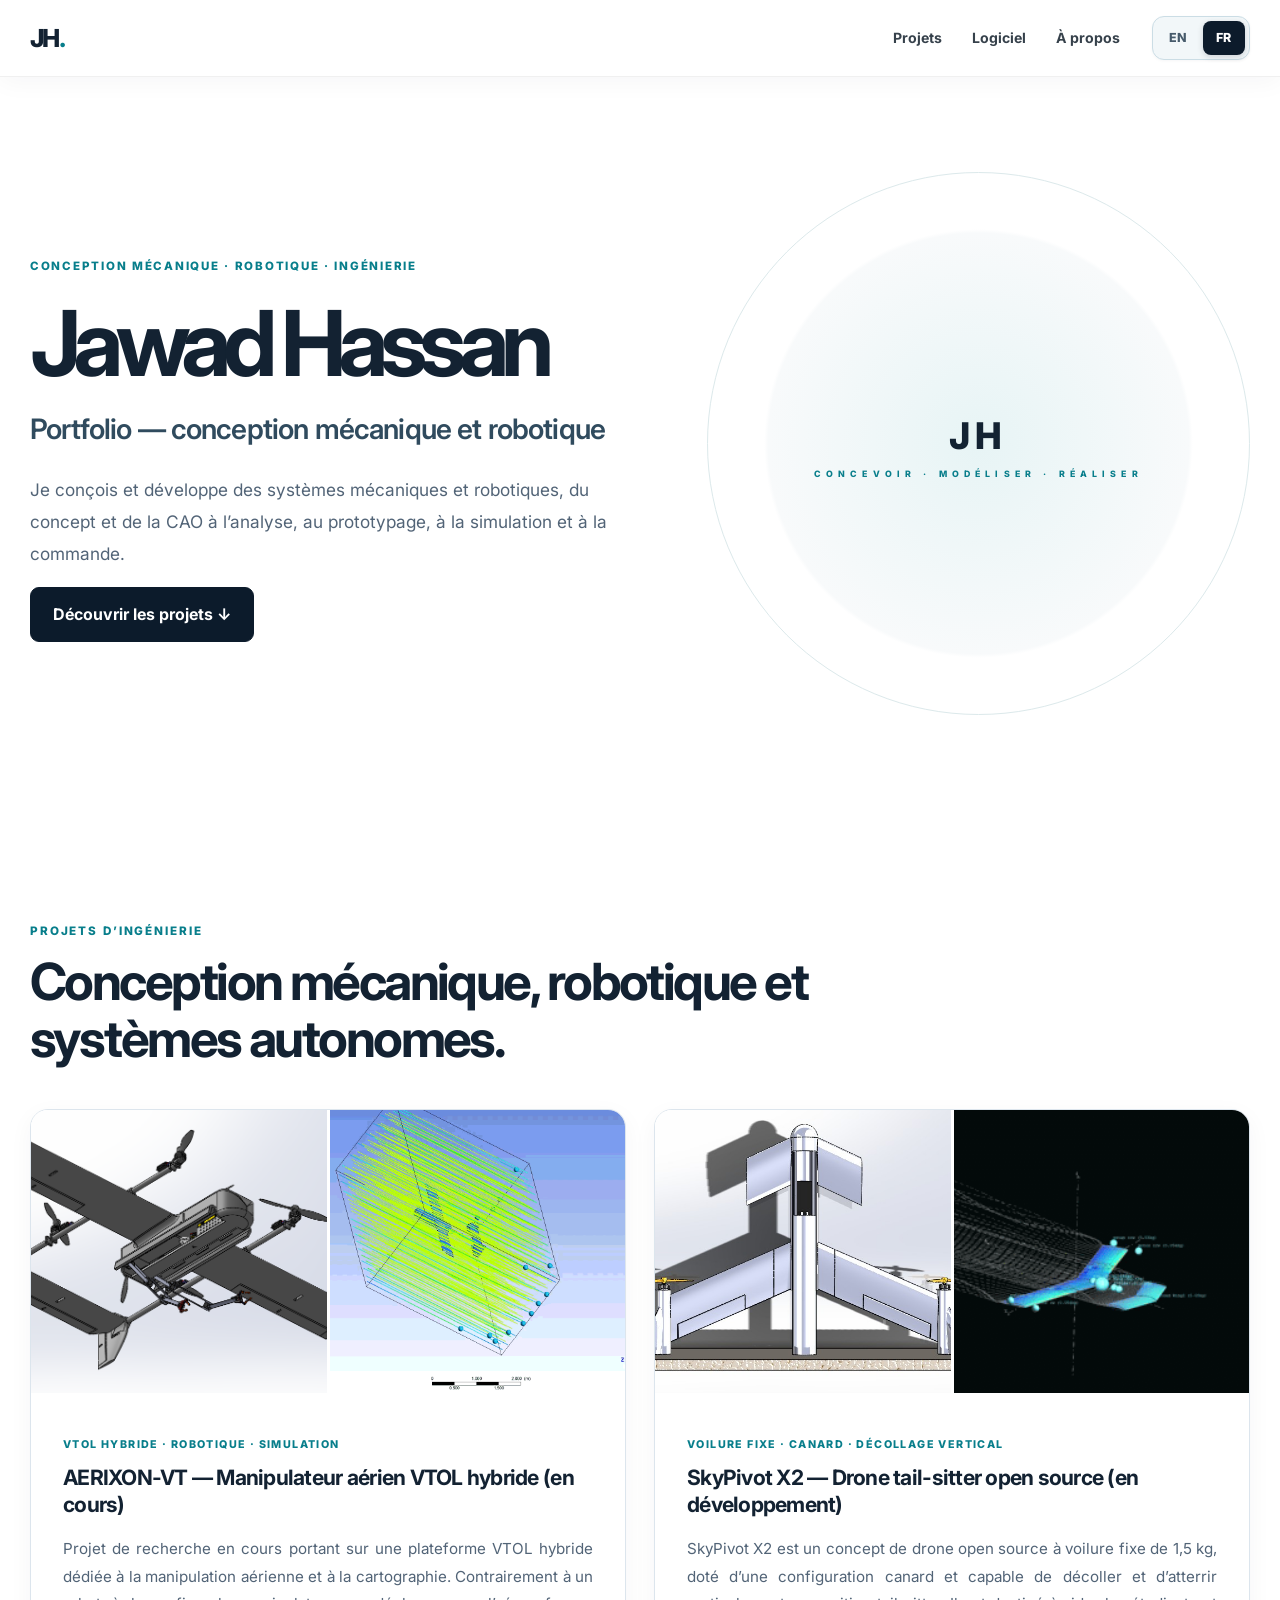
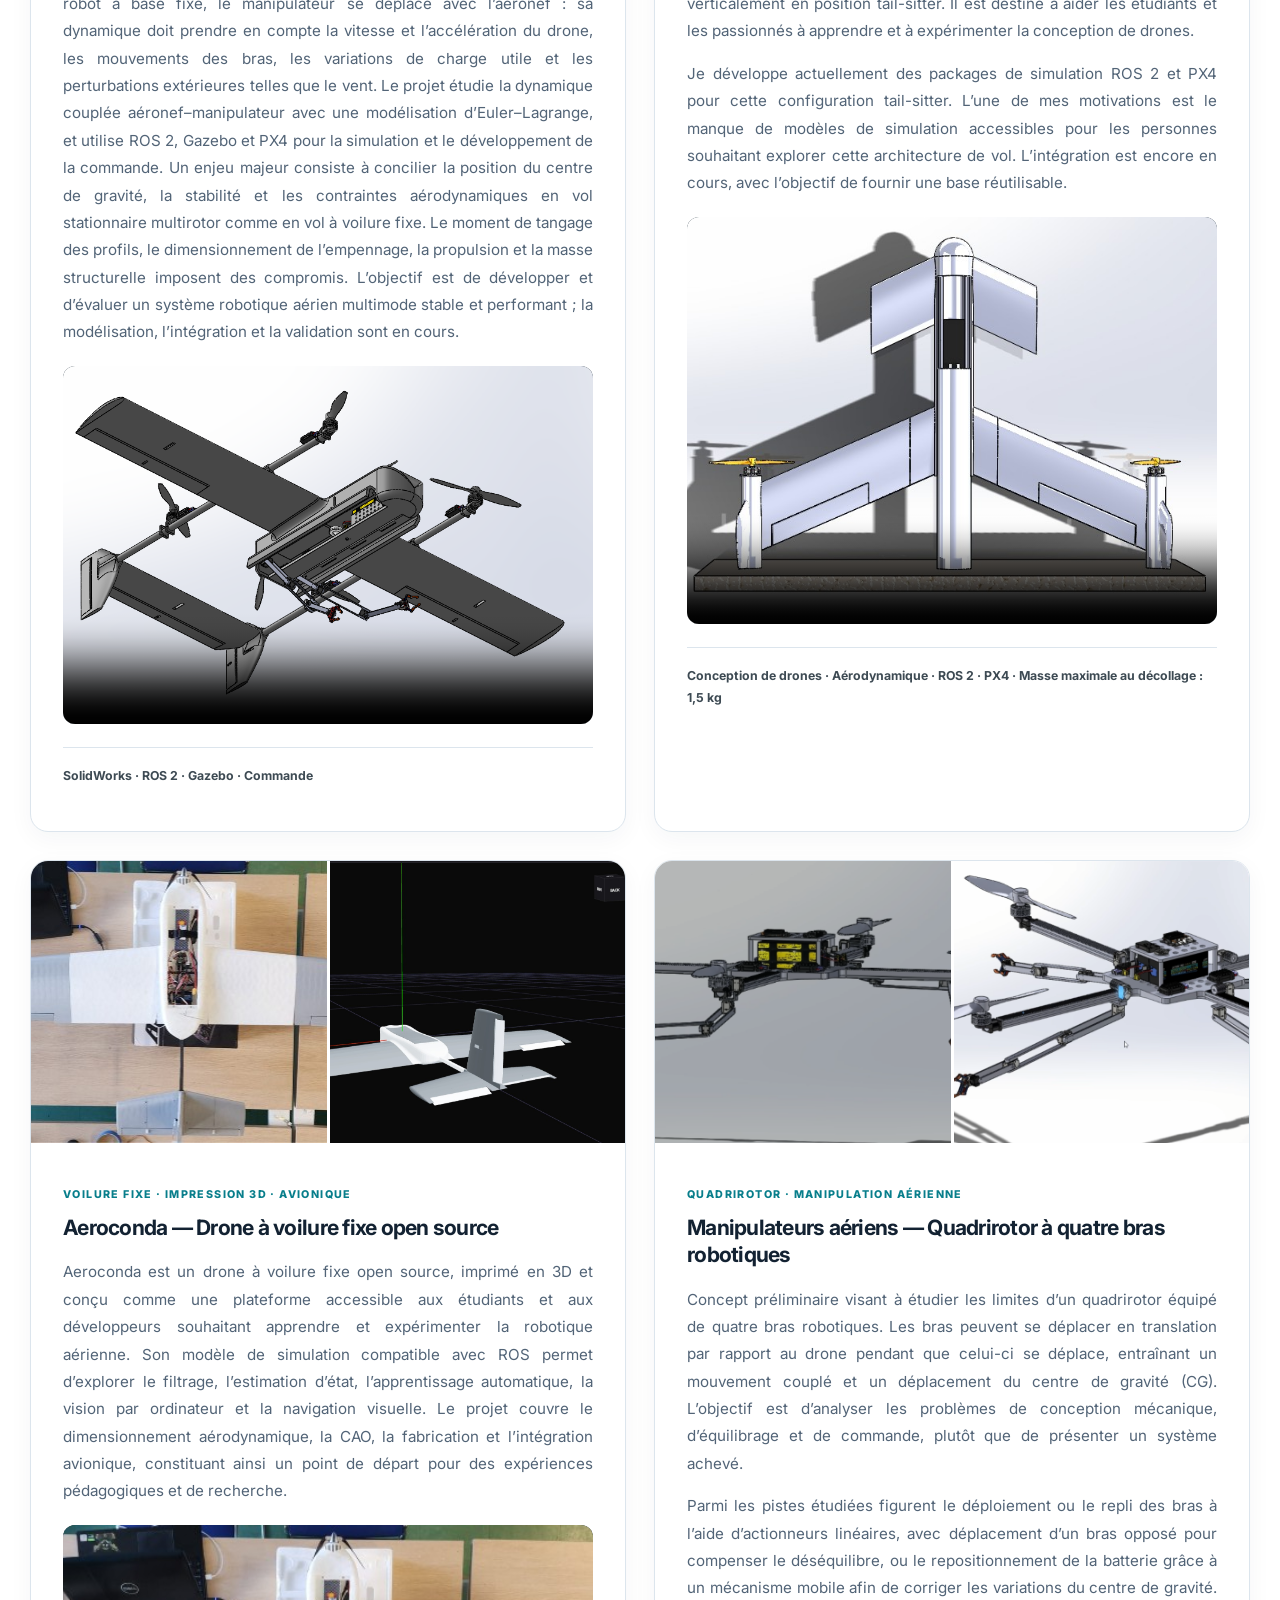
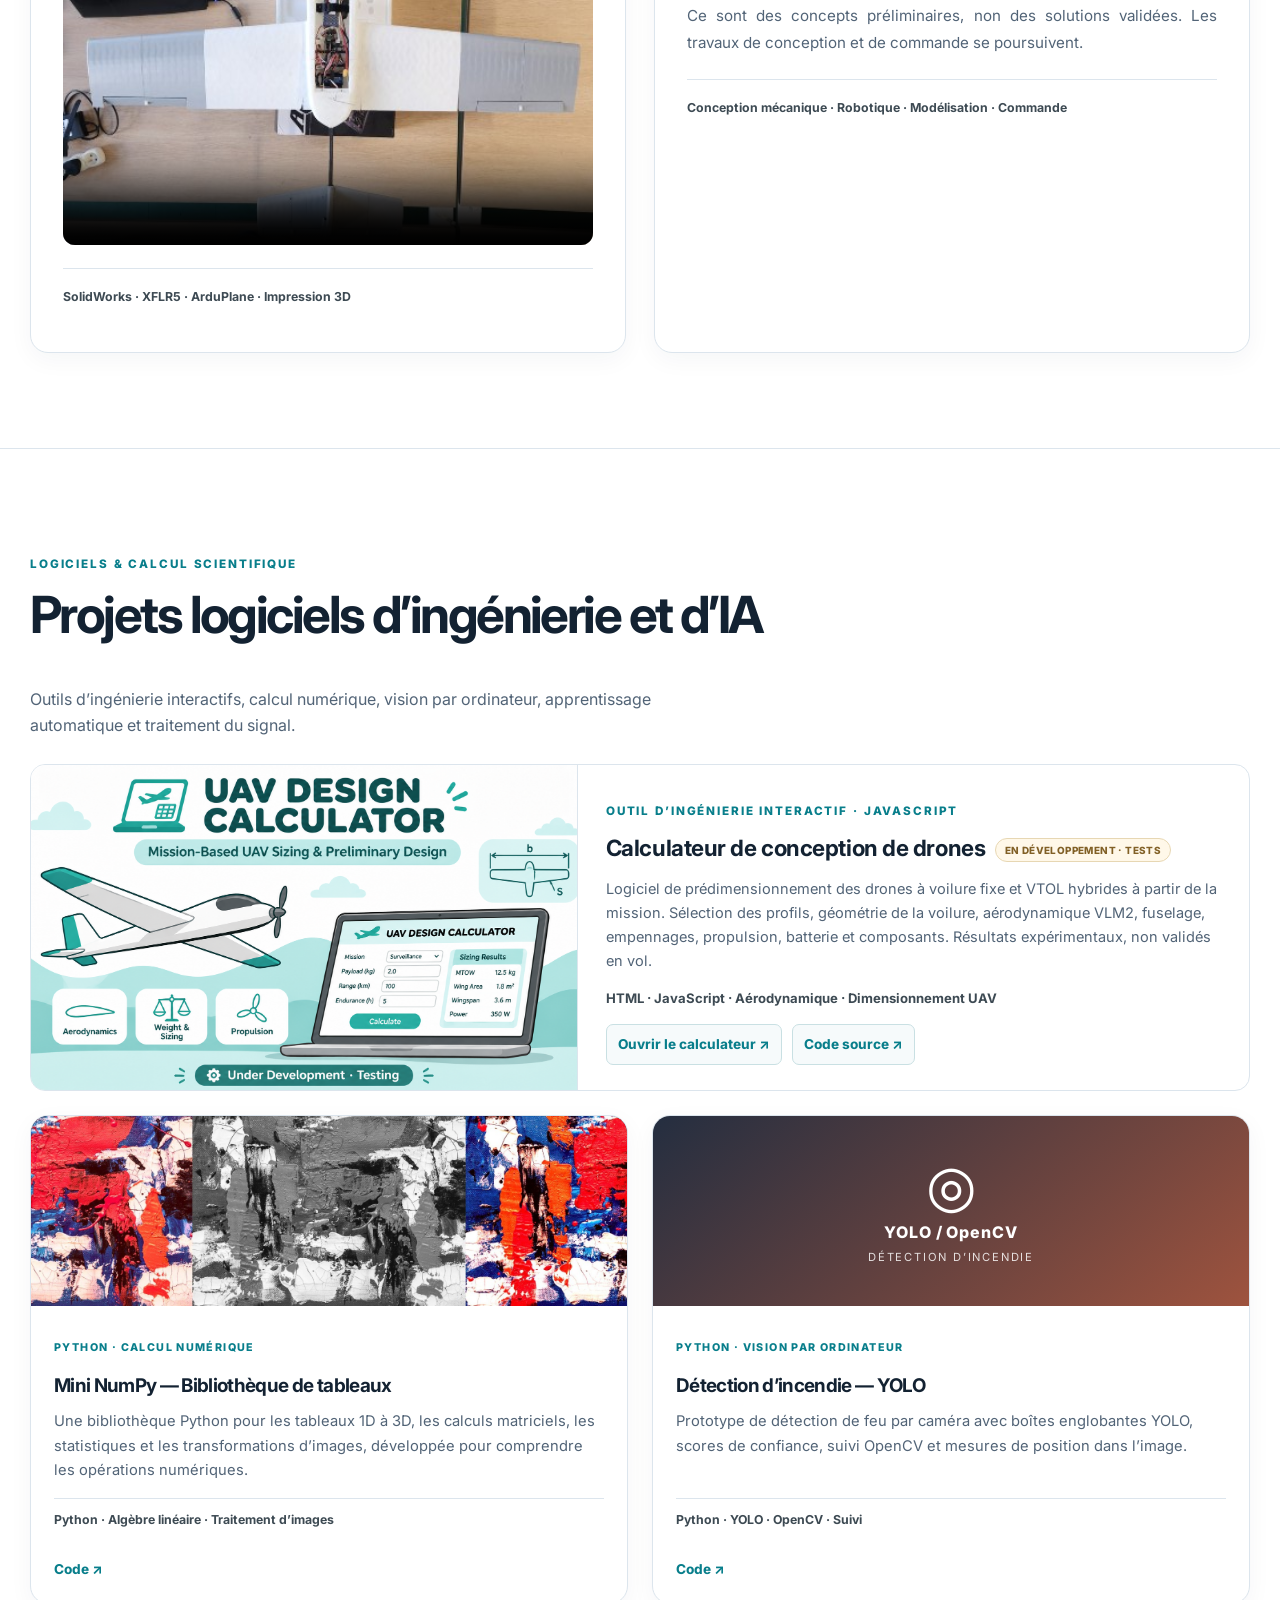
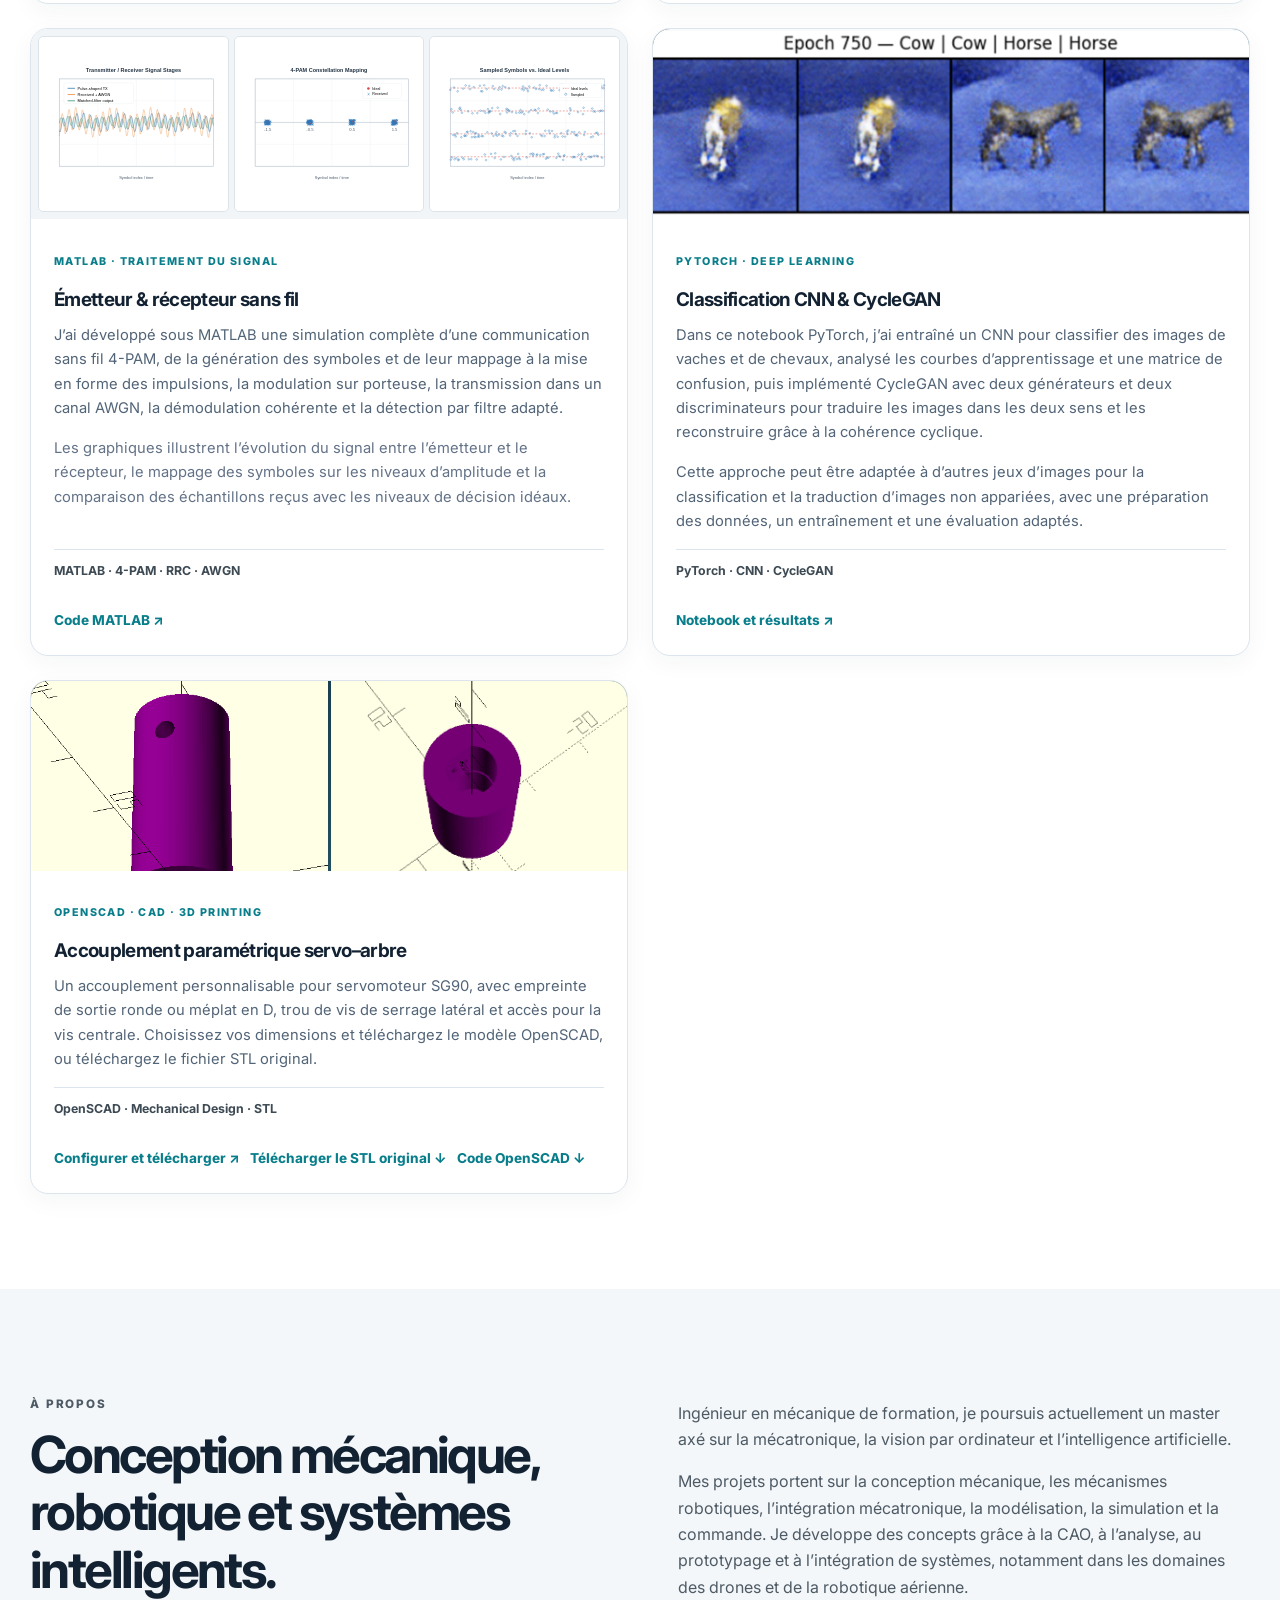
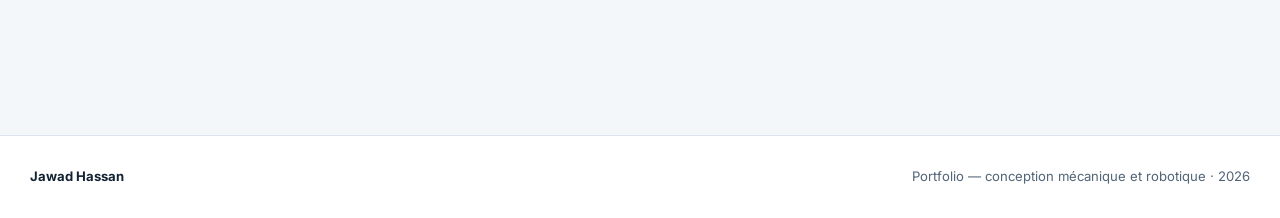
<file: fr.html>
<!DOCTYPE html><html lang="fr"><head>
<meta name="robots" content="index, follow"><meta charset="UTF-8"><meta name="viewport" content="width=device-width,initial-scale=1"><meta name="description" content="Jawad Hassan — portfolio de conception mécanique, systèmes robotiques, simulation et prototypage."><title>Jawad Hassan | Conception mécanique et robotique</title><link rel="preconnect" href="https://fonts.googleapis.com"><link rel="preconnect" href="https://fonts.gstatic.com" crossorigin><link href="https://fonts.googleapis.com/css2?family=Inter:wght@400;500;600;700;800&display=swap" rel="stylesheet"><link rel="alternate" hreflang="en" href="index.html"><link rel="alternate" hreflang="fr" href="fr.html"><link rel="stylesheet" href="style.css?v=uav-uploaded-image-1"></head><body>
<header class="nav-wrap"><nav class="nav container"><a class="brand" href="#home">JH<span>.</span></a><div class="nav-links"><a href="#projects">Projets</a><a href="#software">Logiciel</a><a href="#about">À propos</a></div><div class="nav-controls"><div class="lang-switch" role="group" aria-label="Site language"><a href="index.html" lang="en">EN</a><a href="fr.html" lang="fr" aria-current="page">FR</a></div><button class="menu-btn" aria-label="Ouvrir la navigation" aria-expanded="false">☰</button></div></nav></header>
<main><section id="home" class="hero container"><div><p class="eyebrow">CONCEPTION MÉCANIQUE · ROBOTIQUE · INGÉNIERIE</p><h1>Jawad Hassan</h1><h2>Portfolio — conception mécanique et robotique</h2><p class="lead">Je conçois et développe des systèmes mécaniques et robotiques, du concept et de la CAO à l’analyse, au prototypage, à la simulation et à la commande.</p><a class="btn" href="#projects">Découvrir les projets ↓</a></div><div class="hero-mark">JH<span>CONCEVOIR · MODÉLISER · RÉALISER</span></div></section>
<section id="projects" class="section"><div class="container"><p class="kicker">PROJETS D’INGÉNIERIE</p><h2>Conception mécanique, robotique et systèmes autonomes.</h2><div class="projects-grid">
<article class="card"><div class="media media-pair"><img class="project-image" tabindex="0" src="AERIXON-VT.png" alt="Conception de l’aéronef AERIXON-VT"><img class="project-image" tabindex="0" src="aervt%20gif.gif" alt="Visualisation de l’écoulement autour d’AERIXON-VT"></div><div class="body"><p class="tags">VTOL HYBRIDE · ROBOTIQUE · SIMULATION</p><h3>AERIXON-VT — Manipulateur aérien VTOL hybride (en cours)</h3><p>Projet de recherche en cours portant sur une plateforme VTOL hybride dédiée à la manipulation aérienne et à la cartographie. Contrairement à un robot à base fixe, le manipulateur se déplace avec l’aéronef : sa dynamique doit prendre en compte la vitesse et l’accélération du drone, les mouvements des bras, les variations de charge utile et les perturbations extérieures telles que le vent. Le projet étudie la dynamique couplée aéronef–manipulateur avec une modélisation d’Euler–Lagrange, et utilise ROS 2, Gazebo et PX4 pour la simulation et le développement de la commande. Un enjeu majeur consiste à concilier la position du centre de gravité, la stabilité et les contraintes aérodynamiques en vol stationnaire multirotor comme en vol à voilure fixe. Le moment de tangage des profils, le dimensionnement de l’empennage, la propulsion et la masse structurelle imposent des compromis. L’objectif est de développer et d’évaluer un système robotique aérien multimode stable et performant ; la modélisation, l’intégration et la validation sont en cours.</p><div class="project-video"><video controls playsinline muted loop preload="metadata" poster="AERIXON-VT.png" style="display:block;width:100%;height:auto;border-radius:8px"><source src="aer_vt.mp4" type="video/mp4">Votre navigateur ne prend pas en charge cette vidéo.</video></div><p class="tools">SolidWorks · ROS 2 · Gazebo · Commande</p></div></article>
<article class="card"><div class="media media-pair"><img class="project-image" tabindex="0" src="SkyPivot X2.jpg" alt="Conception de l’aéronef SkyPivot X2"><img class="project-image" tabindex="0" src="b4rzwz.gif" alt="Visualisation animée de SkyPivot X2"></div><div class="body"><p class="tags">VOILURE FIXE · CANARD · DÉCOLLAGE VERTICAL</p><h3>SkyPivot X2 — Drone tail-sitter open source (en développement)</h3><p>SkyPivot X2 est un concept de drone open source à voilure fixe de 1,5 kg, doté d’une configuration canard et capable de décoller et d’atterrir verticalement en position tail-sitter. Il est destiné à aider les étudiants et les passionnés à apprendre et à expérimenter la conception de drones.</p><p>Je développe actuellement des packages de simulation ROS 2 et PX4 pour cette configuration tail-sitter. L’une de mes motivations est le manque de modèles de simulation accessibles pour les personnes souhaitant explorer cette architecture de vol. L’intégration est encore en cours, avec l’objectif de fournir une base réutilisable.</p><div class="project-video"><video controls playsinline muted loop preload="metadata" poster="SkyPivot X2.jpg" aria-label="Vidéo de simulation SkyPivot X2"><source src="Recording%202026-10-31%20190449.mp4" type="video/mp4">Votre navigateur ne prend pas en charge cette vidéo.</video></div><p class="tools">Conception de drones · Aérodynamique · ROS 2 · PX4 · Masse maximale au décollage : 1,5 kg</p></div></article>
<article class="card"><div class="media media-pair"><img class="project-image" tabindex="0" src="Aeroconda real.jpg" alt="Drone Aeroconda réel"><img class="project-image" tabindex="0" src="Aeroconda urdf.jpg" alt="Modèle URDF d’Aeroconda"></div><div class="body"><p class="tags">VOILURE FIXE · IMPRESSION 3D · AVIONIQUE</p><h3>Aeroconda — Drone à voilure fixe open source</h3><p>Aeroconda est un drone à voilure fixe open source, imprimé en 3D et conçu comme une plateforme accessible aux étudiants et aux développeurs souhaitant apprendre et expérimenter la robotique aérienne. Son modèle de simulation compatible avec ROS permet d’explorer le filtrage, l’estimation d’état, l’apprentissage automatique, la vision par ordinateur et la navigation visuelle. Le projet couvre le dimensionnement aérodynamique, la CAO, la fabrication et l’intégration avionique, constituant ainsi un point de départ pour des expériences pédagogiques et de recherche.</p><div class="project-video"><video controls playsinline muted loop preload="metadata" poster="Aeroconda real.jpg" aria-label="Démonstration du drone Aeroconda"><source src="aercondagif.mp4" type="video/mp4">Votre navigateur ne prend pas en charge cette vidéo. <a href="aercondagif.mp4">Voir la vidéo d’Aeroconda</a>.</video></div><p class="tools">SolidWorks · XFLR5 · ArduPlane · Impression 3D</p></div></article>
<article class="card"><div class="media media-pair"><img class="project-image" tabindex="0" src="aerial manipulators 1.png" alt="Manipulateurs aériens — vue 1"><img class="project-image" tabindex="0" src="aerial manipulators 2.png" alt="Manipulateurs aériens — vue 2"></div><div class="body"><p class="tags">QUADRIROTOR · MANIPULATION AÉRIENNE</p><h3>Manipulateurs aériens — Quadrirotor à quatre bras robotiques</h3><p>Concept préliminaire visant à étudier les limites d’un quadrirotor équipé de quatre bras robotiques. Les bras peuvent se déplacer en translation par rapport au drone pendant que celui-ci se déplace, entraînant un mouvement couplé et un déplacement du centre de gravité (CG). L’objectif est d’analyser les problèmes de conception mécanique, d’équilibrage et de commande, plutôt que de présenter un système achevé.</p><p>Parmi les pistes étudiées figurent le déploiement ou le repli des bras à l’aide d’actionneurs linéaires, avec déplacement d’un bras opposé pour compenser le déséquilibre, ou le repositionnement de la batterie grâce à un mécanisme mobile afin de corriger les variations du centre de gravité. Ce sont des concepts préliminaires, non des solutions validées. Les travaux de conception et de commande se poursuivent.</p><p class="tools">Conception mécanique · Robotique · Modélisation · Commande</p></div></article>
</div></div></section>
<section id="software" class="section software-section"><div class="container"><p class="kicker">LOGICIELS &amp; CALCUL SCIENTIFIQUE</p><h2>Projets logiciels d’ingénierie et d’IA</h2><p class="software-intro">Outils d’ingénierie interactifs, calcul numérique, vision par ordinateur, apprentissage automatique et traitement du signal.</p><article class="card uav-calculator-feature" id="uav-calculator"><div class="uav-calculator-graphic"><img class="uav-calculator-feature-image" src="UAV%20Design%20Calculator%20Infographic.png" alt="Illustration du calculateur de conception de drones" loading="lazy"/></div><div class="uav-calculator-info"><p class="tags">OUTIL D’INGÉNIERIE INTERACTIF · JAVASCRIPT</p><h3>Calculateur de conception de drones <span class="uav-beta-tag">EN DÉVELOPPEMENT · TESTS</span></h3><p>Logiciel de prédimensionnement des drones à voilure fixe et VTOL hybrides à partir de la mission. Sélection des profils, géométrie de la voilure, aérodynamique VLM2, fuselage, empennages, propulsion, batterie et composants. Résultats expérimentaux, non validés en vol.</p><p class="tools">HTML · JavaScript · Aérodynamique · Dimensionnement UAV</p><div class="software-card-links"><a href="uav-design-calculator/" target="_blank" rel="noopener noreferrer">Ouvrir le calculateur ↗</a><a href="https://github.com/Jawadhassan270/jawad_hassan.github.io/blob/main/uav-design-calculator/index.html" target="_blank" rel="noopener noreferrer">Code source ↗</a></div></div></article>
<div class="software-project-grid">
<article class="card software-project-card" id="mini-numpy"><div class="media"><img class="project-image" tabindex="0" loading="lazy" src="mini-numpy/images/combined-filters.svg" alt="Transformations d’image réalisées avec Mini NumPy"></div><div class="body"><p class="tags">PYTHON · CALCUL NUMÉRIQUE</p><h3>Mini NumPy — Bibliothèque de tableaux</h3><p>Une bibliothèque Python pour les tableaux 1D à 3D, les calculs matriciels, les statistiques et les transformations d’images, développée pour comprendre les opérations numériques.</p><p class="tools">Python · Algèbre linéaire · Traitement d’images</p><div class="software-card-links"><a href="https://github.com/Jawadhassan270/jawad_hassan.github.io/tree/main/mini-numpy" target="_blank" rel="noopener noreferrer">Code ↗</a></div></div></article>
<article class="card software-project-card" id="fire-vision"><div class="media software-visual software-visual-fire"><span class="software-visual-icon" aria-hidden="true">◎</span><span>YOLO / OpenCV</span><small>DÉTECTION D’INCENDIE</small></div><div class="body"><p class="tags">PYTHON · VISION PAR ORDINATEUR</p><h3>Détection d’incendie — YOLO</h3><p>Prototype de détection de feu par caméra avec boîtes englobantes YOLO, scores de confiance, suivi OpenCV et mesures de position dans l’image.</p><p class="tools">Python · YOLO · OpenCV · Suivi</p><div class="software-card-links"><a href="https://github.com/Jawadhassan270/jawad_hassan.github.io/tree/main/fire-vision-yolo" target="_blank" rel="noopener noreferrer">Code ↗</a></div></div></article>
<article class="card software-project-card" id="wireless-link"><div class="media wireless-plot-previews"><img class="project-image" tabindex="0" loading="lazy" src="wireless-plots/transmitter-receiver-waveforms.svg" alt="Signal waveform stages representing transmitter and receiver"><img class="project-image" tabindex="0" loading="lazy" src="wireless-plots/constellation-mapping.svg" alt="4-PAM constellation mapping preview"><img class="project-image" tabindex="0" loading="lazy" src="wireless-plots/sampled-symbols.svg" alt="Sampled symbol values versus ideal levels preview"></div><div class="body"><p class="tags">MATLAB · TRAITEMENT DU SIGNAL</p><h3>Émetteur &amp; récepteur sans fil</h3><p>J’ai développé sous MATLAB une simulation complète d’une communication sans fil 4-PAM, de la génération des symboles et de leur mappage à la mise en forme des impulsions, la modulation sur porteuse, la transmission dans un canal AWGN, la démodulation cohérente et la détection par filtre adapté.</p><p class="wireless-preview-note">Les graphiques illustrent l’évolution du signal entre l’émetteur et le récepteur, le mappage des symboles sur les niveaux d’amplitude et la comparaison des échantillons reçus avec les niveaux de décision idéaux.</p><p class="tools">MATLAB · 4-PAM · RRC · AWGN</p><div class="software-card-links"><a href="https://github.com/Jawadhassan270/jawad_hassan.github.io/blob/main/wireless-transmitter-receiver/wireless_transmitter_receiver.m" target="_blank" rel="noopener noreferrer">Code MATLAB ↗</a></div></div></article>
<article class="card software-project-card" id="cow-horse-ml"><div class="media"><img class="project-image" tabindex="0" loading="lazy" src="gan_cnn.png" alt="CNN classification and CycleGAN project image"></div><div class="body"><p class="tags">PYTORCH · DEEP LEARNING</p><h3>Classification CNN &amp; CycleGAN</h3><p>Dans ce notebook PyTorch, j’ai entraîné un CNN pour classifier des images de vaches et de chevaux, analysé les courbes d’apprentissage et une matrice de confusion, puis implémenté CycleGAN avec deux générateurs et deux discriminateurs pour traduire les images dans les deux sens et les reconstruire grâce à la cohérence cyclique.</p><p>Cette approche peut être adaptée à d’autres jeux d’images pour la classification et la traduction d’images non appariées, avec une préparation des données, un entraînement et une évaluation adaptés.</p><p class="tools">PyTorch · CNN · CycleGAN</p><div class="software-card-links"><a href="https://github.com/Jawadhassan270/jawad_hassan.github.io/tree/main/cow-horse-cyclegan" target="_blank" rel="noopener noreferrer">Notebook et résultats ↗</a></div></div></article>
<article class="card software-project-card" id="servo-coupler"><div class="media media-pair"><img class="project-image" tabindex="0" loading="lazy" src="SERVO%20TOP.png" alt="Vues CAO de l’accouplement servo-arbre — top view"><img class="project-image" tabindex="0" loading="lazy" src="SERVO_FRONT.png" alt="Vues CAO de l’accouplement servo-arbre — front view"></div><div class="body"><p class="tags">OPENSCAD · CAD · 3D PRINTING</p><h3>Accouplement paramétrique servo–arbre</h3><p>Un accouplement personnalisable pour servomoteur SG90, avec empreinte de sortie ronde ou méplat en D, trou de vis de serrage latéral et accès pour la vis centrale. Choisissez vos dimensions et téléchargez le modèle OpenSCAD, ou téléchargez le fichier STL original.</p><p class="tools">OpenSCAD · Mechanical Design · STL</p><div class="software-card-links"><a href="servo-coupler.html">Configurer et télécharger ↗</a><a href="Custom%20Servo%20Shaft%20Coupler.stl" download="Custom Servo Shaft Coupler.stl">Télécharger le STL original ↓</a><a href="servo-shaft-coupler/servo_shaft_coupler.scad" download>Code OpenSCAD ↓</a></div></div></article></div></div></section>
<section id="about" class="section alt"><div class="container split"><div><p class="kicker">À PROPOS</p><h2>Conception mécanique, robotique et systèmes intelligents.</h2></div><div><p>Ingénieur en mécanique de formation, je poursuis actuellement un master axé sur la mécatronique, la vision par ordinateur et l’intelligence artificielle.</p><p>Mes projets portent sur la conception mécanique, les mécanismes robotiques, l’intégration mécatronique, la modélisation, la simulation et la commande. Je développe des concepts grâce à la CAO, à l’analyse, au prototypage et à l’intégration de systèmes, notamment dans les domaines des drones et de la robotique aérienne.</p></div></div></section>
</main>
<footer><div class="container"><strong>Jawad Hassan</strong><span>Portfolio — conception mécanique et robotique · 2026</span></div></footer><script src="script.js" defer></script><div class="lightbox" id="imageLightbox" aria-hidden="true"><button class="lightbox-close" type="button" aria-label="Fermer l’image">&times;</button><img class="lightbox-image" alt=""></div>
</body></html>
</file>
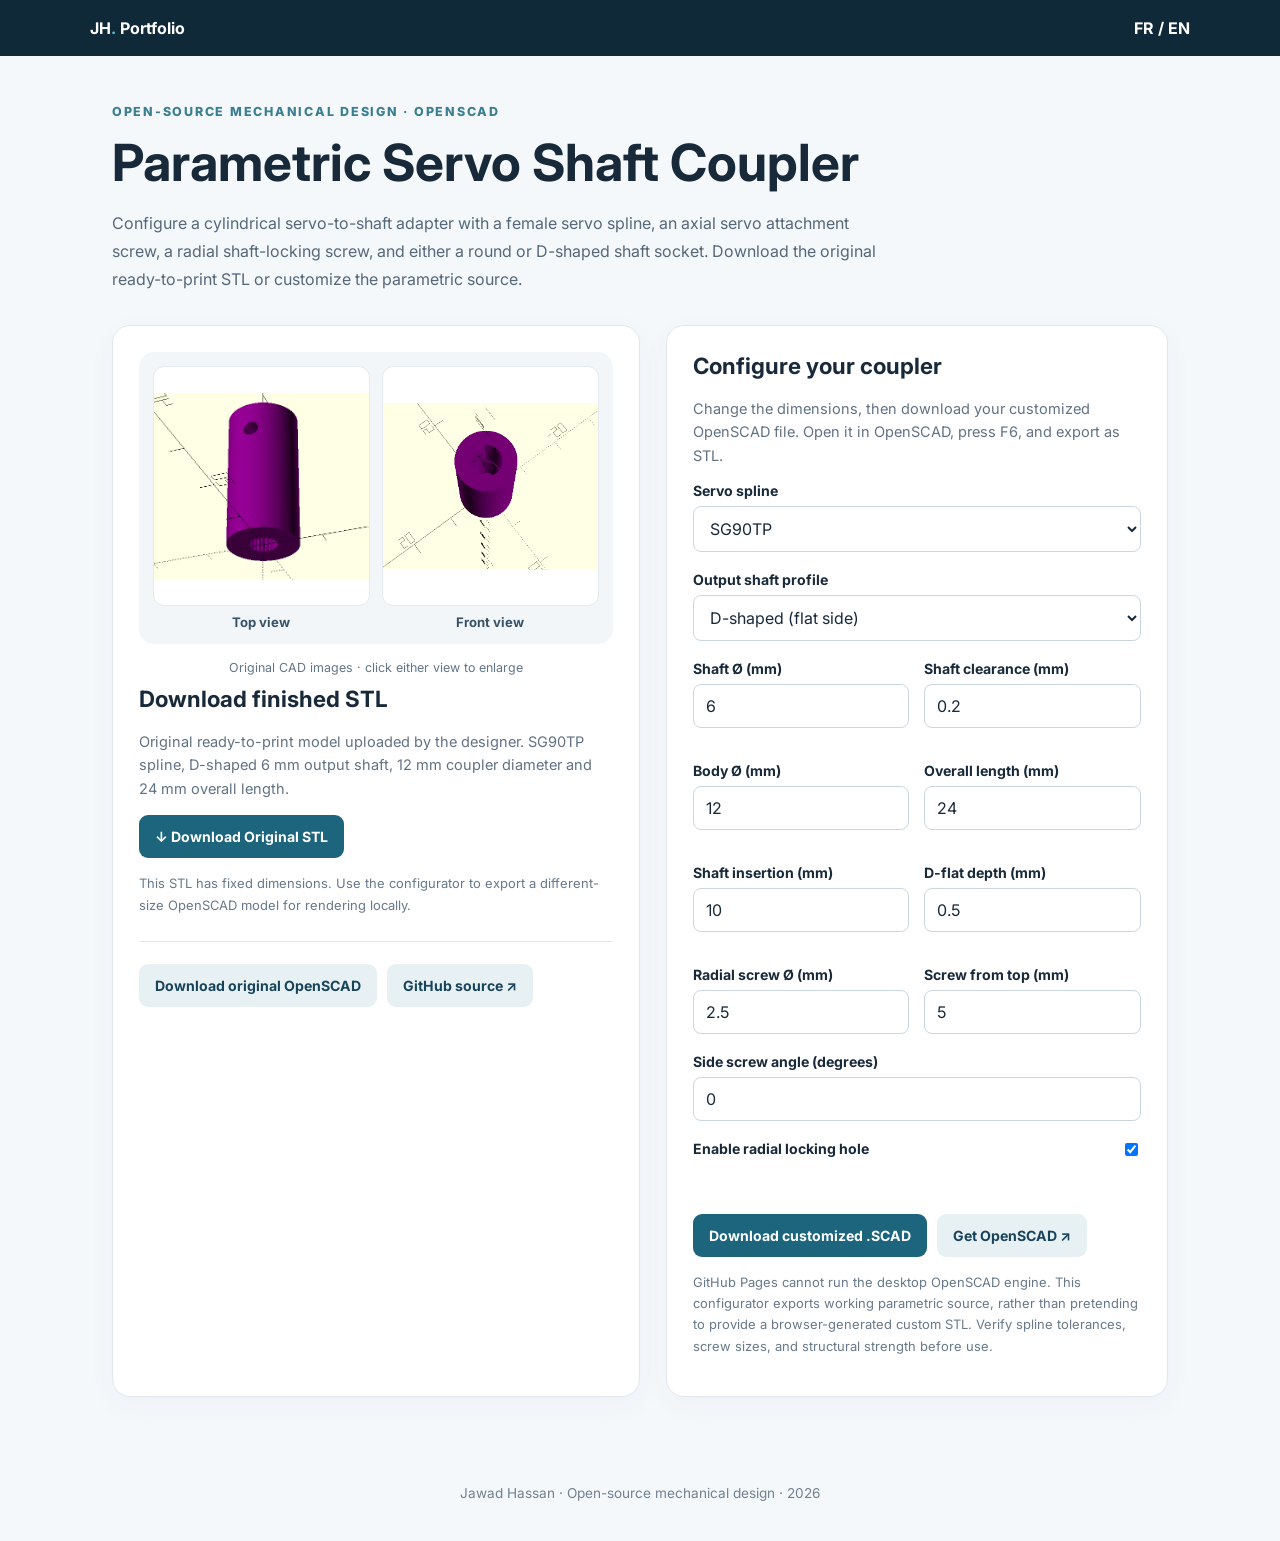
<file: servo-coupler.html>
<!doctype html>
<html lang="en"><head><meta charset="utf-8"><meta name="viewport" content="width=device-width,initial-scale=1">
<title>Parametric Servo Shaft Coupler | Jawad Hassan</title>
<meta name="description" content="Configure an open-source SG90 servo shaft coupler, download the original STL and customizable OpenSCAD source.">
<link href="https://fonts.googleapis.com/css2?family=Inter:wght@400;500;600;700;800&display=swap" rel="stylesheet">
<style>
:root{color-scheme:light;font-family:Inter,system-ui,sans-serif;color:#18293a;background:#f5f8fb}
*{box-sizing:border-box}body{margin:0}a{color:#236a84}header{background:#102938;color:white;padding:18px max(22px,calc((100vw - 1100px)/2));display:flex;justify-content:space-between;align-items:center;gap:20px}header a{color:#fff;text-decoration:none;font-weight:700}
main{max-width:1100px;margin:48px auto;padding:0 22px}h1{font-size:clamp(2rem,4vw,3.2rem);margin:8px 0}h2{margin-top:0;font-size:1.4rem}.eyebrow{text-transform:uppercase;letter-spacing:.14em;color:#397e91;font-size:.78rem;font-weight:800}.intro{color:#556779;max-width:780px;line-height:1.75}
.layout{display:grid;grid-template-columns:1.05fr 1fr;gap:26px;margin-top:32px}.panel{background:white;border:1px solid #e1e7ed;border-radius:18px;padding:26px;box-shadow:0 8px 30px #17344809}.preview{background:linear-gradient(150deg,#eaf0f7,#f9fbfe);border-radius:15px;min-height:300px;display:grid;place-items:center;margin-bottom:20px;overflow:hidden}.preview svg{max-width:100%;height:auto}
.muted{color:#607284;font-size:.91rem;line-height:1.6}.field{margin:0 0 19px}.field label{display:flex;justify-content:space-between;margin:0 0 7px;font-size:.88rem;font-weight:700}.field input,.field select{width:100%;padding:11px 12px;border:1px solid #cbd7df;border-radius:8px;background:white;color:#18293a;font:inherit}input[type=range]{padding:0;accent-color:#346d86}.two{display:grid;grid-template-columns:1fr 1fr;gap:15px}.btns{display:flex;flex-wrap:wrap;gap:10px}.button{border:0;border-radius:9px;background:#1c657d;color:white;display:inline-block;padding:13px 16px;font:700 .88rem Inter,sans-serif;text-decoration:none;cursor:pointer}.button.alt{background:#e7f1f4;color:#18445b}.button:hover{filter:brightness(.93)}.downloads{margin-top:25px;padding-top:22px;border-top:1px solid #e1e7ed}.links{display:flex;flex-wrap:wrap;gap:11px}.links a{padding:10px 12px;background:#f1f6f9;border-radius:8px;font-weight:650;font-size:.83rem;text-decoration:none}.notice{font-size:.81rem;color:#67798a;margin-top:15px;line-height:1.65}.error{color:#a52d32;font-weight:700;min-height:1.2em}.model-caption{text-align:center;font-size:.78rem;color:#627588;margin:-4px 0 10px}footer{padding:40px 22px;text-align:center;color:#718091;font-size:.85rem}
@media(max-width:780px){.layout{grid-template-columns:1fr}main{margin:28px auto}.panel{padding:20px}}
.servo-photo-grid{display:grid;grid-template-columns:repeat(2,minmax(0,1fr));gap:12px;padding:14px;background:#f3f6f9;min-height:0}.servo-photo-grid a{display:flex;flex-direction:column;gap:8px;text-align:center;color:#385267;font-weight:700;font-size:.82rem;text-decoration:none;min-width:0}.servo-photo-grid img{width:100%;height:240px;object-fit:contain;background:white;border:1px solid #e3eaf0;border-radius:11px;transition:transform .2s}.servo-photo-grid img:hover{transform:scale(1.02)}@media(max-width:510px){.servo-photo-grid{grid-template-columns:1fr}.servo-photo-grid img{height:210px}}
</style></head>
<body><header><a href="index.html">JH<span style="color:#63bad1">.</span> Portfolio</a><a href="fr.html">FR / EN</a></header>
<main>
<p class="eyebrow">Open-source mechanical design · OpenSCAD</p>
<h1>Parametric Servo Shaft Coupler</h1>
<p class="intro">Configure a cylindrical servo-to-shaft adapter with a female servo spline, an axial servo attachment screw, a radial shaft-locking screw, and either a round or D-shaped shaft socket. Download the original ready-to-print STL or customize the parametric source.</p>
<div class="layout">
<section class="panel">
<div class="preview servo-photo-grid">
<a href="SERVO%20TOP.png" target="_blank" rel="noopener noreferrer"><img src="SERVO%20TOP.png" alt="Actual CAD top view of servo shaft coupler" loading="eager"><span>Top view</span></a>
<a href="SERVO_FRONT.png" target="_blank" rel="noopener noreferrer"><img src="SERVO_FRONT.png" alt="Actual CAD front view of servo shaft coupler" loading="eager"><span>Front view</span></a>
</div>
<p class="model-caption">Original CAD images · click either view to enlarge</p>
<h2>Download finished STL</h2>
<p class="muted">Original ready-to-print model uploaded by the designer. SG90TP spline, D-shaped 6 mm output shaft, 12 mm coupler diameter and 24 mm overall length.</p>
<div class="btns"><a class="button" href="Custom%20Servo%20Shaft%20Coupler.stl" download="Custom Servo Shaft Coupler.stl">↓ Download Original STL</a></div>
<p class="notice">This STL has fixed dimensions. Use the configurator to export a different-size OpenSCAD model for rendering locally.</p>
<div class="downloads">
<div class="btns"><a class="button alt" href="servo-shaft-coupler/servo_shaft_coupler.scad" download>Download original OpenSCAD</a><a class="button alt" href="https://github.com/Jawadhassan270/jawad_hassan.github.io/tree/main/servo-shaft-coupler" target="_blank" rel="noopener noreferrer">GitHub source ↗</a></div>
</div>
</section>
<section class="panel">
<h2>Configure your coupler</h2>
<p class="muted">Change the dimensions, then download your customized OpenSCAD file. Open it in OpenSCAD, press F6, and export as STL.</p>
<form id="config">
<div class="field"><label for="servo">Servo spline</label><select id="servo"><option>SG90TP</option><option>SG90</option><option>3F</option><option>2F</option><option>1F</option><option>A1</option></select></div>
<div class="field"><label for="shape">Output shaft profile</label><select id="shape"><option value="D-Shaped">D-shaped (flat side)</option><option value="Round">Round</option></select></div>
<div class="two">
<div class="field"><label for="diameter">Shaft Ø (mm)</label><input id="diameter" type="number" min="5.8" max="12" step="0.1" value="6"></div>
<div class="field"><label for="clearance">Shaft clearance (mm)</label><input id="clearance" type="number" min="0" max="0.6" step="0.05" value="0.2"></div>
<div class="field"><label for="body">Body Ø (mm)</label><input id="body" type="number" min="10" max="30" step="0.5" value="12"></div>
<div class="field"><label for="length">Overall length (mm)</label><input id="length" type="number" min="18" max="60" step="1" value="24"></div>
<div class="field"><label for="insert">Shaft insertion (mm)</label><input id="insert" type="number" min="5" max="30" step="1" value="10"></div>
<div class="field"><label for="flat">D-flat depth (mm)</label><input id="flat" type="number" min="0" max="3" step="0.1" value="0.5"></div>
<div class="field"><label for="side">Radial screw Ø (mm)</label><input id="side" type="number" min="1.5" max="6" step="0.1" value="2.5"></div>
<div class="field"><label for="offset">Screw from top (mm)</label><input id="offset" type="number" min="1" max="25" step="0.5" value="5"></div>
</div>
<div class="field"><label for="angle">Side screw angle (degrees)</label><input id="angle" type="number" min="0" max="360" step="5" value="0"></div>
<div class="field"><label><span>Enable radial locking hole</span><input id="enable" type="checkbox" checked style="width:auto"></label></div>
<p id="validation" class="error" role="alert"></p>
<div class="btns"><button class="button" type="submit">Download customized .SCAD</button><a class="button alt" href="https://openscad.org/" target="_blank" rel="noopener noreferrer">Get OpenSCAD ↗</a></div>
</form>
<p class="notice">GitHub Pages cannot run the desktop OpenSCAD engine. This configurator exports working parametric source, rather than pretending to provide a browser-generated custom STL. Verify spline tolerances, screw sizes, and structural strength before use.</p>
</section></div>
</main><footer>Jawad Hassan · Open-source mechanical design · 2026</footer>
<script>
const fields=['diameter','clearance','body','length','insert','flat','side','offset','angle'];
function getNumber(id){return Number(document.getElementById(id).value)}
function validate(){
 const p=Object.fromEntries(fields.map(id=>[id,getNumber(id)]));
 const error=document.getElementById('validation');error.textContent='';
 if(fields.some(id=>!Number.isFinite(p[id]))){error.textContent='Enter valid numeric values.';return false}
 if(p.diameter+p.clearance>=p.body){error.textContent='The shaft socket must be smaller than the coupler body.';return false}
 if(p.diameter+p.clearance<5.8){error.textContent='The shaft socket must be at least 5.8 mm to access the servo screw.';return false}
 if(p.length-p.insert<=8){error.textContent='Increase the body length or reduce shaft insertion to leave room for the servo screw.';return false}
 if(p.flat>=p.diameter/2){error.textContent='D-flat depth is too large.';return false}
 if(document.getElementById('enable').checked && p.offset>=p.insert){error.textContent='The radial screw must intersect the shaft socket.';return false}
 if(p.body<=5.8){error.textContent='Increase coupler body diameter.';return false}
 return true;
}

document.getElementById('config').addEventListener('submit',async e=>{
 e.preventDefault();if(!validate())return;
 const overrides={
   servo_preset:JSON.stringify(document.getElementById('servo').value),
   shaft_type:JSON.stringify(document.getElementById('shape').value),
   shaft_diameter:getNumber('diameter'),shaft_clearance:getNumber('clearance'),
   coupler_diameter:getNumber('body'),coupler_length:getNumber('length'),
   shaft_insert_depth:getNumber('insert'),shaft_flat_depth:getNumber('flat'),
   side_screw_diameter:getNumber('side'),side_screw_top_offset:getNumber('offset'),
   side_screw_angle:getNumber('angle'),enable_side_screw:document.getElementById('enable').checked
 };
 try{
   const response=await fetch('servo-shaft-coupler/servo_shaft_coupler.scad');
   if(!response.ok)throw Error('Unable to load the OpenSCAD source.');
   let text=await response.text();
   for(const [key,value] of Object.entries(overrides)){
      const pattern=new RegExp('(^\\s*'+key+'\\s*=\\s*)[^;]+(;)', 'm');
      if(!pattern.test(text))throw Error('Missing parameter: '+key);
      text=text.replace(pattern,(_,start,end)=>start+value+end);
   }
   const url=URL.createObjectURL(new Blob([text],{type:'text/plain;charset=utf-8'}));
   const a=document.createElement('a');a.href=url;a.download='servo_coupler_custom.scad';document.body.appendChild(a);a.click();a.remove();
   setTimeout(()=>URL.revokeObjectURL(url),1000);
 }catch(err){document.getElementById('validation').textContent=err.message}
});
</script></body></html>
</file>
<file: style.css>
:root{--ink:#101820;--muted:#66727c;--line:#dce3e7;--soft:#f4f7f8;--accent:#147b8b;--dark:#0e1820;--max:1180px}*{box-sizing:border-box}html{scroll-behavior:smooth}body{margin:0;font-family:Inter,Arial,sans-serif;color:var(--ink);line-height:1.65}.container{width:min(var(--max),calc(100% - 44px));margin:auto}.nav-wrap{position:sticky;top:0;z-index:20;background:#fffffff2;backdrop-filter:blur(14px);border-bottom:1px solid #0000000f}.nav{height:70px;display:flex;align-items:center;justify-content:space-between}.brand{font-weight:800;font-size:1.4rem;color:var(--ink);text-decoration:none}.brand span,.kicker,.tags{color:var(--accent)}.nav-links{display:flex;gap:30px}.nav-links a{color:#36414b;text-decoration:none;font-size:.88rem;font-weight:700}.menu-btn{display:none;background:none;border:0;font-size:1.5rem}.hero{min-height:78vh;display:grid;grid-template-columns:1.25fr .75fr;gap:70px;align-items:center;padding:75px 0}.eyebrow,.kicker,.tags{font-size:.73rem;letter-spacing:.16em;font-weight:800}.hero h1{font-size:clamp(3.5rem,8vw,7.2rem);letter-spacing:-.07em;line-height:.9;margin:15px 0}.hero h2{font-size:clamp(1.4rem,2.5vw,2.1rem);font-weight:500}.lead{max-width:690px;color:var(--muted);font-size:1.08rem}.btn{display:inline-block;margin-top:18px;background:var(--ink);color:#fff;padding:13px 20px;border-radius:7px;text-decoration:none;font-weight:700}.hero-mark{aspect-ratio:1;border-radius:50%;display:flex;flex-direction:column;align-items:center;justify-content:center;background:radial-gradient(circle,#e7f4f5,#f8fafb 55%,#fff 56%);border:1px solid #dce9eb;font-size:2.3rem;font-weight:800;letter-spacing:.14em}.hero-mark span{font-size:.55rem;color:var(--accent)}.section{padding:105px 0}.section h2{font-size:clamp(2.1rem,4vw,3.5rem);letter-spacing:-.05em;line-height:1.05;margin:8px 0 48px}.projects-grid{display:grid;grid-template-columns:repeat(2,1fr);gap:22px}.projects-grid .card:last-child:nth-child(odd){grid-column:1 / span 1}.card{border:1px solid var(--line);border-radius:15px;overflow:hidden;background:#fff}.media{height:210px;position:relative;background:linear-gradient(135deg,#162a33,#287e8c);overflow:hidden}.media img{position:absolute;inset:0;width:100%;height:100%;object-fit:cover;z-index:2}.ph{position:absolute;inset:0;padding:26px;display:flex;flex-direction:column;justify-content:flex-end;color:#fff}.ph span{font-size:.75rem;opacity:.7}.ph strong{font-size:1.55rem}.ph small{opacity:.65;margin-top:7px}.body{padding:26px}.body h3{font-size:1.35rem;line-height:1.15;margin:7px 0 12px}.body p{color:var(--muted)}.tools{font-size:.82rem!important;font-weight:700;color:#3d4a53!important}.alt{background:var(--soft)}.split{display:grid;grid-template-columns:1fr 1fr;gap:90px}.split p{color:#4e5a64}.dark{background:var(--dark);color:#fff}.dark .kicker{color:#71c1cb}.areas{display:grid;grid-template-columns:repeat(4,1fr);border-top:1px solid #30404a;border-left:1px solid #30404a}.areas>div{padding:28px;border-right:1px solid #30404a;border-bottom:1px solid #30404a;min-height:135px}.areas span{font-size:.72rem;color:#72bdc7}.areas h3{margin:24px 0 0;font-size:1rem}footer{padding:30px 0;border-top:1px solid var(--line);color:var(--muted);font-size:.82rem}footer .container{display:flex;justify-content:space-between}footer strong{color:var(--ink)}@media(max-width:800px){.nav-links{display:none;position:absolute;top:70px;left:0;right:0;background:#fff;padding:20px 22px;flex-direction:column}.nav-links.open{display:flex}.menu-btn{display:block}.hero{grid-template-columns:1fr;min-height:auto}.hero-mark{max-width:320px;width:80%;margin:auto}.projects-grid,.split{grid-template-columns:1fr}.projects-grid .card:last-child:nth-child(odd){grid-column:auto}.areas{grid-template-columns:repeat(2,1fr)}.section{padding:75px 0}}@media(max-width:480px){.areas{grid-template-columns:1fr}footer .container{flex-direction:column;gap:5px}}.media-pair{display:grid;grid-template-columns:1fr 1fr;gap:2px}.media-pair img{position:relative;inset:auto;width:100%;height:100%;min-width:0;object-fit:cover;z-index:2}.media-pair .ph{z-index:3;pointer-events:none;text-shadow:0 1px 8px rgba(0,0,0,.65)}

.project-image{cursor:zoom-in}.lightbox{position:fixed;inset:0;background:rgba(8,15,24,.92);display:none;align-items:center;justify-content:center;padding:32px;z-index:9999}.lightbox.open{display:flex}.lightbox-image{max-width:94vw;max-height:90vh;width:auto;height:auto;object-fit:contain;border-radius:8px;box-shadow:0 18px 60px rgba(0,0,0,.4)}.lightbox-close{position:fixed;top:18px;right:24px;border:0;background:transparent;color:#fff;font-size:44px;line-height:1;cursor:pointer;padding:8px}.lightbox-close:hover{opacity:.75}@media(max-width:640px){.lightbox{padding:18px}.lightbox-image{max-width:96vw;max-height:86vh}.lightbox-close{top:8px;right:10px}}

/* Keep project descriptions aligned on both sides for a cleaner portfolio layout. */
.projects-grid .card .body > p:not(.tags):not(.tools){text-align:justify;text-justify:inter-word;hyphens:auto;overflow-wrap:break-word}

/* Keep embedded project videos within their card, including on mobile. */
.projects-grid .card .body{min-width:0}
.projects-grid .card .project-video{width:100%;max-width:100%;min-width:0;overflow:hidden}
.projects-grid .card .project-video video{display:block;width:100%!important;max-width:100%;min-width:0;height:auto!important;box-sizing:border-box;object-fit:contain}

/* 2026 portfolio redesign: refined aerospace engineering visual language */
:root{--ink:#132232;--muted:#526477;--line:#dce5ed;--soft:#f3f7fa;--accent:#087e8b;--dark:#0c1b2b;--max:1220px}
body{background:#fff;color:var(--ink);-webkit-font-smoothing:antialiased}
::selection{background:#b8e8e8;color:#0b2433}
.nav-wrap{background:rgba(255,255,255,.94);box-shadow:0 5px 24px rgba(13,32,48,.04)}
.nav{height:76px}
.brand{font-size:1.55rem;letter-spacing:-.07em}
.nav-links a{transition:color .2s}
.nav-links a:hover{color:var(--accent)}
.hero{min-height:660px;min-height:min(82vh,790px);grid-template-columns:minmax(0,1.06fr) minmax(0,.94fr);gap:clamp(30px,5vw,82px);padding-top:90px;padding-bottom:95px}
.hero h1{font-size:clamp(3.7rem,7.1vw,6.9rem);letter-spacing:-.085em;line-height:.98;margin:23px 0 18px}
.hero h2{font-size:clamp(1.2rem,2.2vw,1.85rem);font-weight:600;letter-spacing:-.03em;margin:0 0 22px;color:#304b5e}
.eyebrow{color:var(--accent);font-size:.72rem;letter-spacing:.15em}
.lead{font-size:1.08rem;line-height:1.85;max-width:610px}
.hero-actions{display:flex;flex-wrap:wrap;align-items:center;gap:12px;margin-top:28px}
.btn{margin-top:0;border:1px solid var(--dark);border-radius:9px;background:var(--dark);padding:13px 22px;transition:transform .2s,background .2s,border-color .2s}
.btn:hover{background:var(--accent);border-color:var(--accent);transform:translateY(-2px)}
.btn-outline{background:transparent;color:var(--ink);border-color:#bdcbd4}
.btn-outline:hover{color:#fff}
.hero-visual{min-width:0;position:relative;aspect-ratio:1/.91;align-self:center;border-radius:23px;overflow:hidden;background:linear-gradient(145deg,#122d40,#1c5868);box-shadow:0 28px 65px rgba(15,43,58,.16)}
.hero-visual:after{content:"";position:absolute;inset:35% 0 0;background:linear-gradient(transparent,rgba(7,19,29,.84));pointer-events:none}
.hero-visual img{width:100%;height:100%;object-fit:contain;display:block;padding:24px 24px 95px}
.hero-visual-caption{position:absolute;z-index:1;bottom:25px;left:29px;right:20px;color:white;display:flex;flex-direction:column;gap:3px}
.hero-visual-caption span{font-size:.64rem;font-weight:800;letter-spacing:.18em;color:#9ee0e1}
.hero-visual-caption strong{font-size:1.4rem;letter-spacing:-.03em;line-height:1.15}
.hero-visual-caption small{color:#d7e6ec;font-size:.81rem}
.section{padding:95px 0}
.section h2{max-width:820px;line-height:1.12;margin-bottom:42px}
.projects-grid{gap:28px;align-items:stretch}
.card{min-width:0;border:1px solid var(--line);border-radius:18px;box-shadow:0 7px 24px rgba(16,44,63,.045);transition:transform .22s,box-shadow .22s,border-color .22s}
.card:hover{transform:translateY(-4px);box-shadow:0 20px 42px rgba(16,44,63,.11);border-color:#c3d7e1}
.media{height:auto;aspect-ratio:2.1/1;background:linear-gradient(140deg,#10283c,#2a6676)}
.media img{object-fit:contain}
.media-pair{gap:3px}
.media-pair img{object-fit:contain;background:#122c3d}
.body{padding:clamp(22px,2.5vw,32px)}
.body h3{font-size:clamp(1.24rem,1.65vw,1.52rem);line-height:1.28;letter-spacing:-.035em;margin:10px 0 17px}
.body p{line-height:1.8;font-size:.95rem}
.body .tags{font-size:.67rem;letter-spacing:.13em;color:var(--accent);line-height:1.65}
.body .tools{margin-top:23px;padding-top:17px;border-top:1px solid var(--line);font-size:.77rem!important;line-height:1.75}
.project-video{margin-top:20px;border-radius:12px;overflow:hidden;background:#0e1e2c;line-height:0}
.project-video video{width:100%!important;max-width:100%;height:auto!important;display:block;object-fit:contain}
.split{gap:clamp(30px,6vw,90px)}
.areas>div{transition:background .2s}
.areas>div:hover{background:rgba(255,255,255,.04)}
a:focus-visible,button:focus-visible,.project-image:focus-visible{outline:3px solid #0d9cad;outline-offset:3px}
@media(max-width:950px){.hero{gap:30px;min-height:0}.hero h1{font-size:clamp(3.2rem,7vw,5rem)}}
@media(max-width:800px){.hero{grid-template-columns:1fr;padding:70px 0}.hero-visual{max-width:620px;width:100%;aspect-ratio:1.6/1}.projects-grid{grid-template-columns:1fr}.media{aspect-ratio:2.2/1}.section{padding:72px 0}}
@media(max-width:480px){.container{width:calc(100% - 32px)}.hero{padding:55px 0}.hero h1{font-size:clamp(3rem,13vw,4.1rem)}.hero-visual{aspect-ratio:1.15/1}.hero-visual img{padding:15px 15px 85px}.media{aspect-ratio:1.8/1}.body{padding:20px}.body p{font-size:.92rem}.projects-grid .card .body>p:not(.tags):not(.tools){text-align:left;hyphens:none}.section h2{font-size:2rem}}
@media(prefers-reduced-motion:reduce){html{scroll-behavior:auto}.card,.btn{transition:none}.card:hover,.btn:hover{transform:none}}

/* Restore original clean image backgrounds: remove dark letterbox bars. */
.projects-grid .card .media,
.projects-grid .card .media-pair,
.projects-grid .card .media-pair img{background:#fff}
.projects-grid .card .media-pair img{object-fit:cover}

/* Accessible two-language switch, placed beside the desktop navigation. */
.nav-links{margin-left:auto}
.nav-controls{display:flex;align-items:center;gap:12px;flex-shrink:0;margin-left:32px}
.lang-switch{display:inline-flex;align-items:center;gap:4px;padding:4px;border:1px solid #cbdde5;border-radius:12px;background:#f2f7f9;box-shadow:0 1px 3px rgba(13,32,48,.04)}
.lang-switch a{display:inline-flex;align-items:center;justify-content:center;min-width:42px;min-height:34px;padding:5px 10px;border-radius:8px;font-size:.78rem;font-weight:800;letter-spacing:.04em;line-height:1;text-decoration:none;color:#465a6b;transition:background-color .2s,color .2s,box-shadow .2s}
.lang-switch a:hover:not([aria-current=page]){background:#ddebef;color:#087e8b}
.lang-switch a[aria-current=page]{background:var(--dark);color:#fff;box-shadow:0 2px 6px rgba(10,25,42,.16);cursor:default}
.lang-switch a:focus-visible{outline:3px solid #087e8b;outline-offset:2px}
@media(max-width:800px){.nav-links{margin-left:0;top:76px}.nav-controls{margin-left:auto;gap:10px}.lang-switch a{min-width:40px;min-height:34px;padding:5px 8px}}
@media(prefers-reduced-motion:reduce){.lang-switch a{transition:none}}


/* Mini NumPy software project — self-contained styles, preserving the UAV layout. */
.software-section{background:#fff;border-top:1px solid var(--line)}
.software-card{display:grid;grid-template-columns:minmax(0,.94fr) minmax(0,1.06fr);align-items:stretch}
.mini-code-panel{min-width:0;display:flex;flex-direction:column;justify-content:center;padding:clamp(22px,3vw,40px);background:linear-gradient(145deg,#0c1b2b,#173b4a);color:#dff6f8}
.mini-code-header{display:flex;justify-content:space-between;flex-wrap:wrap;gap:8px;border-bottom:1px solid #446171;padding-bottom:16px;font-size:.78rem;letter-spacing:.02em}
.mini-code-header strong{color:#fff}.mini-code-header span{color:#a9c7d1}
.mini-code-panel pre{margin:24px 0;overflow-x:auto;white-space:pre;font-size:clamp(.76rem,1.25vw,.95rem);line-height:1.9;tab-size:4}
.mini-code-panel code{color:#e8fdff;font-family:ui-monospace,SFMono-Regular,Consolas,Monaco,monospace}
.mini-code-footer{border-top:1px solid #446171;padding-top:14px;color:#82ced5;letter-spacing:.07em;font-size:.62rem;font-weight:800;line-height:1.65}
.software-card .body{display:flex;flex-direction:column;justify-content:center}
.software-card .body>p:not(.tags):not(.tools){text-align:justify;text-justify:inter-word;hyphens:auto;overflow-wrap:break-word}
.software-card .body code{font-family:ui-monospace,SFMono-Regular,Consolas,Monaco,monospace}
.mini-source-links{display:flex;gap:11px;flex-wrap:wrap;margin-top:16px}
.mini-source-link{display:inline-block;padding:11px 16px;border:1px solid var(--dark);border-radius:8px;background:var(--dark);color:#fff;font-size:.81rem;font-weight:700;text-decoration:none;transition:background .2s,color .2s,border-color .2s}
.mini-source-link:hover{background:var(--accent);border-color:var(--accent);color:#fff}
.mini-source-secondary{background:#fff;border-color:#bbcbd5;color:var(--ink)}
.mini-source-secondary:hover{color:#fff}
@media(max-width:800px){.software-card{grid-template-columns:1fr}.mini-code-panel{min-height:0}}
@media(max-width:480px){.mini-code-panel{padding:20px}.mini-code-panel pre{font-size:.79rem}.software-card .body>p:not(.tags):not(.tools){text-align:left;hyphens:none}}
@media(prefers-reduced-motion:reduce){.mini-source-link{transition:none}}


/* Mini NumPy demonstration gallery and main API — scoped to the software section. */
.software-section .mini-showcase{margin-top:36px;padding:clamp(20px,3vw,38px);border:1px solid var(--line);border-radius:18px;background:linear-gradient(180deg,#f7fafc 0%,#fff 100%)}
.software-section .mini-section-head{max-width:830px;margin-bottom:22px}
.software-section .mini-section-head h3{margin:8px 0 12px;font-size:clamp(1.55rem,2.8vw,2.4rem);line-height:1.18;letter-spacing:-.045em}
.software-section .mini-section-head>p:not(.kicker){color:var(--muted);line-height:1.75;margin:0}
.software-section .mini-gallery-frame{display:block;border:1px solid var(--line);background:#fff;overflow:hidden;border-radius:14px;box-shadow:0 10px 32px rgba(10,35,54,.07);cursor:zoom-in;transition:box-shadow .2s,transform .2s}
.software-section .mini-gallery-frame:hover{box-shadow:0 14px 42px rgba(10,35,54,.14);transform:translateY(-2px)}
.software-section .mini-gallery-frame img{display:block;width:100%;height:auto;object-fit:contain}
.software-section .mini-gallery-note{margin:13px 0 0;font-size:.8rem;color:var(--muted)}
.software-section .mini-functions-section{padding-top:60px}
.software-section .mini-functions-grid{display:grid;grid-template-columns:repeat(3,minmax(0,1fr));gap:17px}
.software-section .mini-function-card{border:1px solid var(--line);border-radius:14px;padding:clamp(18px,2vw,26px);background:#fff;box-shadow:0 4px 18px rgba(12,40,59,.035);min-width:0}
.software-section .mini-function-number{display:block;font-size:.68rem;letter-spacing:.12em;color:var(--accent);font-weight:800}
.software-section .mini-function-card h4{margin:11px 0 10px;font-size:1.14rem;line-height:1.3;letter-spacing:-.02em}
.software-section .mini-function-card>p:not(.mini-function-code){color:var(--muted);font-size:.88rem;line-height:1.65}
.software-section .mini-function-code{display:flex;flex-wrap:wrap;gap:6px;margin:17px 0 0;align-items:flex-start}
.software-section .mini-function-code code{background:#eef5f7;color:#175266;padding:4px 7px;border-radius:6px;border:1px solid #dce9ee;font-size:.68rem;overflow-wrap:anywhere}
.software-section .mini-technical-note{font-size:.82rem;color:var(--muted);margin:24px 0 0;line-height:1.7}
@media(max-width:1000px){.software-section .mini-functions-grid{grid-template-columns:repeat(2,minmax(0,1fr))}}
@media(max-width:610px){.software-section .mini-functions-grid{grid-template-columns:1fr}.software-section .mini-showcase{padding:15px}.software-section .mini-functions-section{padding-top:42px}}
@media(prefers-reduced-motion:reduce){.software-section .mini-gallery-frame{transition:none}.software-section .mini-gallery-frame:hover{transform:none}}


/* Mini NumPy: original-resolution image comparisons from the uploaded tests. */
.software-section .mini-images-grid{
  display:grid;
  grid-template-columns:repeat(2,minmax(0,1fr));
  gap:20px;
}
.software-section .mini-image-figure{
  min-width:0;
  margin:0;
  overflow:hidden;
  border:1px solid var(--line);
  border-radius:14px;
  background:#fff;
  box-shadow:0 8px 26px rgba(10,35,54,.06);
}
.software-section .mini-image-stage{
  display:flex;
  align-items:center;
  justify-content:center;
  padding:10px;
  aspect-ratio:1.55;
  overflow:hidden;
  background:#f4f7fa;
}
.software-section .mini-demo-image{
  display:block;
  width:100%;
  height:100%;
  object-fit:contain;
  cursor:zoom-in;
}
.software-section .mini-image-figure figcaption{
  display:flex;
  align-items:center;
  justify-content:space-between;
  flex-wrap:wrap;
  gap:10px 18px;
  padding:14px 17px;
  background:#fff;
}
.software-section .mini-image-figure figcaption div{
  display:flex;
  flex-direction:column;
  gap:3px;
  min-width:0;
}
.software-section .mini-image-figure figcaption strong{
  font-size:.95rem;
  font-weight:750;
  color:var(--ink);
}
.software-section .mini-image-figure figcaption span{
  font-size:.78rem;
  line-height:1.5;
  color:var(--muted);
}
.software-section .mini-image-open{
  flex-shrink:0;
  font-size:.78rem;
  font-weight:750;
  text-decoration:none;
  color:var(--accent);
}
.software-section .mini-image-open:hover{text-decoration:underline}
.software-section .mini-image-open:focus-visible{
  outline:3px solid var(--accent);
  outline-offset:4px;
  border-radius:3px;
}
.software-section .mini-image-wide{grid-column:1/-1}
.software-section .mini-image-wide .mini-image-stage{
  aspect-ratio:4.2;
  padding:10px;
}
.software-section .mini-gallery-note{margin-top:15px}
@media(max-width:650px){
  .software-section .mini-images-grid{grid-template-columns:1fr;gap:16px}
  .software-section .mini-image-wide{grid-column:auto}
  .software-section .mini-image-wide .mini-image-stage{aspect-ratio:3}
}


/* YOLO fire detection — scoped addition alongside the Mini NumPy project. */
.software-section #fire-vision{margin-top:72px;padding-top:48px;border-top:1px solid var(--line);scroll-margin-top:96px}
.software-section #fire-vision .mini-section-head{max-width:850px;margin-bottom:26px}
.software-section .cv-software-card{overflow:hidden}
.software-section .cv-code-panel{background:linear-gradient(145deg,#152336,#273e50 62%,#324957)}
.software-section .cv-code-panel .mini-code-footer{color:#ffd4b5}
.software-section .cv-vision-label{display:inline-flex;align-self:flex-start;margin-top:28px;padding:7px 12px;border:1px solid rgba(255,172,112,.38);border-radius:6px;color:#ffd6b9;background:rgba(255,121,60,.1);font-size:.67rem;font-weight:800;letter-spacing:.11em}
.software-section .cv-code-panel pre{white-space:pre;line-height:1.9;margin:19px 0 27px}
.software-section .cv-highlights{display:flex;flex-wrap:wrap;gap:7px;margin:16px 0 3px}
.software-section .cv-highlights span{display:inline-block;padding:6px 10px;border:1px solid #d6e5ec;border-radius:999px;background:#f2f7f9;font-size:.72rem;font-weight:700;color:#274e65}
.software-section .cv-software-card .body .cv-disclaimer{margin:14px 0 0;color:#59697a;font-size:.77rem;line-height:1.7;text-align:left;hyphens:none}
.projects-grid .card .body>.cv-project-crosslink{border-left:3px solid var(--accent);padding:7px 0 7px 12px;margin:14px 0 0;font-size:.85rem;text-align:left}
.cv-project-crosslink a{color:var(--accent);font-weight:750}
@media(max-width:650px){.software-section #fire-vision{margin-top:48px;padding-top:34px}.software-section .cv-code-panel pre{font-size:.72rem}}


/* CNN and CycleGAN notebook — third software project, independent of UAV cards. */
.software-section #cow-horse-ml{margin-top:74px;padding-top:48px;border-top:1px solid var(--line);scroll-margin-top:102px}
.software-section #cow-horse-ml>.mini-section-head{max-width:870px;margin-bottom:27px}
.software-section .ml-software-card{overflow:hidden}
.software-section .ml-code-panel{background:linear-gradient(148deg,#121f32 0%,#1d3c58 62%,#27445d 100%)}
.software-section .ml-code-panel .mini-code-footer{color:#a7d5f4}
.software-section .ml-code-pill{display:inline-flex;align-self:flex-start;margin-top:28px;padding:7px 12px;border:1px solid #699cba;border-radius:7px;background:rgba(61,138,176,.14);color:#d1ecfd;font-size:.66rem;font-weight:800;letter-spacing:.11em}
.software-section .ml-code-panel pre{margin:20px 0 27px;white-space:pre;line-height:1.9}
.software-section .ml-fact-row{display:flex;flex-wrap:wrap;gap:8px;margin:16px 0 2px}
.software-section .ml-fact-row span{border-radius:9px;padding:10px 12px;background:#eef5f8;border:1px solid #dce9f0;color:#335a70;font-size:.77rem}
.software-section .ml-fact-row strong{font-weight:800;color:#132f40;font-size:1.05rem;margin-right:4px}
.software-section .ml-software-card .body .ml-caveat{text-align:left;hyphens:none;margin:15px 0 0;font-size:.79rem;color:#5a6979;line-height:1.7}
.software-section .ml-gallery{margin-top:34px}
.software-section .ml-gallery .mini-images-grid{gap:18px}
.software-section .ml-gallery .mini-image-stage{aspect-ratio:1.32;padding:8px;background:#fff}
.software-section .ml-gallery .ml-figure-plot .mini-image-stage{aspect-ratio:1.65}
.software-section .ml-gallery .ml-figure-matrix .mini-image-stage{aspect-ratio:1.65}
.software-section .ml-gallery .mini-image-figure figcaption{padding:13px 16px}
@media(max-width:800px){.software-section #cow-horse-ml{margin-top:54px;padding-top:36px}.software-section .ml-code-panel{padding:22px}.software-section .ml-code-panel pre{font-size:.77rem}}
@media(max-width:650px){.software-section .ml-gallery .mini-images-grid{grid-template-columns:1fr}.software-section .ml-gallery .mini-image-stage{aspect-ratio:1.4}.software-section .ml-gallery .ml-figure-plot .mini-image-stage{aspect-ratio:2}.software-section .ml-gallery .ml-figure-matrix .mini-image-stage{aspect-ratio:1.3}}

/* Compact software portfolio: same card language as UAV projects */
.software-section .software-intro{max-width:680px;margin:8px 0 26px;color:var(--muted,#657386)}
.software-section .software-project-grid{display:grid;grid-template-columns:repeat(2,minmax(0,1fr));gap:24px;align-items:stretch}
.software-section .software-project-card{display:flex;flex-direction:column;min-width:0;overflow:hidden}
.software-section .software-project-card .media{height:190px;min-height:190px;overflow:hidden}
.software-section .software-project-card .media img{width:100%;height:100%;object-fit:cover}
.software-section .software-project-card .media-pair{display:grid;grid-template-columns:1fr 1fr}
.software-section .software-project-card .body{display:flex;flex-direction:column;flex:1;padding:23px}
.software-section .software-project-card .body h3{margin:5px 0 11px;font-size:1.18rem;line-height:1.35}
.software-section .software-project-card .body>p:not(.tags):not(.tools):not(.software-card-note){margin:0 0 16px;line-height:1.65;font-size:.92rem}
.software-section .software-project-card .body .tools{margin-top:auto;padding-top:10px;font-size:.78rem}
.software-section .software-card-links{display:flex;gap:10px;flex-wrap:wrap;margin-top:15px}
.software-section .software-card-links a{color:var(--accent);font-size:.85rem;font-weight:750;text-decoration:none}
.software-section .software-card-links a:hover{text-decoration:underline}
.software-section .software-card-note{margin:12px 0 0;font-size:.76rem;line-height:1.5;color:#637287}
.software-section .software-visual{display:flex;flex-direction:column;justify-content:center;align-items:center;gap:3px;text-align:center;color:#fff;background:linear-gradient(140deg,#15273a,#28576c)}
.software-section .software-visual-fire{background:linear-gradient(140deg,#242e40,#9e533e)}
.software-section .software-visual-signal{background:linear-gradient(140deg,#142d44,#336b7a)}
.software-section .software-visual-icon{font-size:3.6rem;line-height:1.05;font-weight:400}
.software-section .software-visual>span:not(.software-visual-icon){font-size:1rem;font-weight:800;letter-spacing:.06em}
.software-section .software-visual small{font-size:.7rem;letter-spacing:.16em;opacity:.83}
.software-section .software-project-card[id]{scroll-margin-top:95px}
@media(max-width:700px){.software-section .software-project-grid{grid-template-columns:1fr;gap:19px}.software-section .software-project-card .media{height:180px;min-height:180px}.software-section .software-project-card .body{padding:20px}}

/* Wireless project: three compact visual previews */
.software-section .software-project-card .wireless-plot-previews{display:grid;grid-template-columns:repeat(3,minmax(0,1fr));gap:5px;align-items:stretch;background:#f1f5f8;padding:7px;overflow:hidden}
.software-section .wireless-plot-previews img{display:block;min-width:0;width:100%;height:100%;object-fit:contain;background:white;border:1px solid #dce4ea;border-radius:5px}
.software-section .wireless-preview-note{font-size:.78rem;line-height:1.5;color:#637287;margin:0 0 8px}
@media(max-width:420px){.software-section .software-project-card .wireless-plot-previews{gap:3px;padding:4px}}

/* Fix overlapping wireless thumbnails: override global .media img absolute positioning. */
.software-section .software-project-card .wireless-plot-previews > img{
  position:relative;
  inset:auto;
  z-index:auto;
  display:block;
  width:100%;
  min-width:0;
  height:100%;
  max-width:100%;
  object-fit:contain;
}

/* Align compact software cards: reset legacy showcase offsets on former sections. */
.software-section .software-project-grid > .software-project-card#fire-vision,
.software-section .software-project-grid > .software-project-card#cow-horse-ml {
  margin: 0;
  padding: 0;
  border: 1px solid var(--line);
  align-self: stretch;
}

/* Featured UAV design software — development preview */
.software-section .uav-calculator-feature{display:grid;grid-template-columns:minmax(240px,.85fr) minmax(0,1.65fr);margin-bottom:24px;overflow:hidden}
.software-section .uav-calculator-graphic{min-height:230px;background:linear-gradient(145deg,#10253b,#205c6a);display:flex;flex-direction:column;align-items:center;justify-content:center;gap:23px;padding:28px}
.software-section .uav-calculator-mark{color:#a9f4e9;border:2px solid #5bbaac;border-radius:12px;font-weight:850;letter-spacing:.14em;font-size:3rem;padding:12px 24px;line-height:1.1;box-shadow:0 0 0 7px #ffffff0b}
.software-section .uav-calculator-graphic-lines{display:flex;flex-wrap:wrap;justify-content:center;gap:6px}
.software-section .uav-calculator-graphic-lines span{font-size:.61rem;font-weight:800;letter-spacing:.07em;color:#d4ecf2;padding:4px 7px;border:1px solid #689ca8;border-radius:4px}
.software-section .uav-calculator-info{padding:25px 28px}
.software-section .uav-calculator-info h3{font-size:1.4rem;line-height:1.3;margin:8px 0 12px}
.software-section .uav-calculator-info p:not(.tags):not(.tools){font-size:.91rem;line-height:1.65;color:var(--muted)}
.software-section .uav-beta-tag{display:inline-block;vertical-align:middle;background:#fff3d8;color:#805116;border:1px solid #e9d29e;border-radius:999px;font-size:.58rem;font-weight:800;letter-spacing:.04em;padding:4px 9px;margin-left:5px}
.software-section .uav-calculator-info .software-card-links a{display:inline-block;padding:8px 11px;border:1px solid #bdd9dc;border-radius:7px}
@media(max-width:750px){.software-section .uav-calculator-feature{grid-template-columns:1fr}.software-section .uav-calculator-graphic{min-height:160px}.software-section .uav-calculator-info{padding:20px}}

/* Portfolio-matched UAV design calculator feature */
.software-section .uav-calculator-feature{
  background:#fff;
  border:1px solid var(--line);
  border-radius:15px;
  box-shadow:none;
  grid-template-columns:minmax(220px,.83fr) minmax(0,1.65fr);
}
.software-section .uav-calculator-graphic{
  background:linear-gradient(135deg,#f2f8f9,#e4f0f1);
  border-right:1px solid var(--line);
  min-height:230px;
  gap:14px;
}
.software-section .uav-calculator-plane{
  width:min(172px,80%);
  height:auto;
  color:#147b8b;
  filter:none;
}
.software-section .uav-calculator-graphic-lines span{
  color:#45636d;
  border-color:#cbdde1;
  background:#ffffffba;
  border-radius:5px;
  font-size:.63rem;
}
.software-section .uav-calculator-info h3{color:var(--ink);letter-spacing:-.02em}
.software-section .uav-beta-tag{
  color:#816026;
  background:#fff8e9;
  border:1px solid #e7d7b3;
  font-size:.62rem;
  line-height:1.5;
  padding:4px 9px;
}
.software-section .uav-calculator-info .software-card-links a{
  color:var(--accent);
  border:1px solid #c9e0e3;
  background:#f6fafb;
  border-radius:7px;
}
.software-section .uav-calculator-info .software-card-links a:hover{background:#e9f4f5;text-decoration:none}
@media(max-width:750px){
  .software-section .uav-calculator-graphic{border-right:0;border-bottom:1px solid var(--line);min-height:165px}
  .software-section .uav-calculator-plane{width:120px}
}

/* Actual uploaded cartoon illustration for UAV calculator project */
.software-section .uav-calculator-feature{grid-template-columns:minmax(260px,1.1fr) minmax(0,1.35fr)}
.software-section .uav-calculator-feature .uav-calculator-graphic{padding:0;min-height:250px;background:#eaf5f6;overflow:hidden;display:block}
.software-section .uav-calculator-feature .uav-calculator-feature-image{position:static;inset:auto;width:100%;height:100%;min-height:250px;max-height:430px;display:block;object-fit:cover;object-position:center}
@media(max-width:750px){.software-section .uav-calculator-feature{grid-template-columns:1fr}.software-section .uav-calculator-feature .uav-calculator-feature-image{min-height:0;max-height:none;height:auto;object-fit:contain}}
</file>
